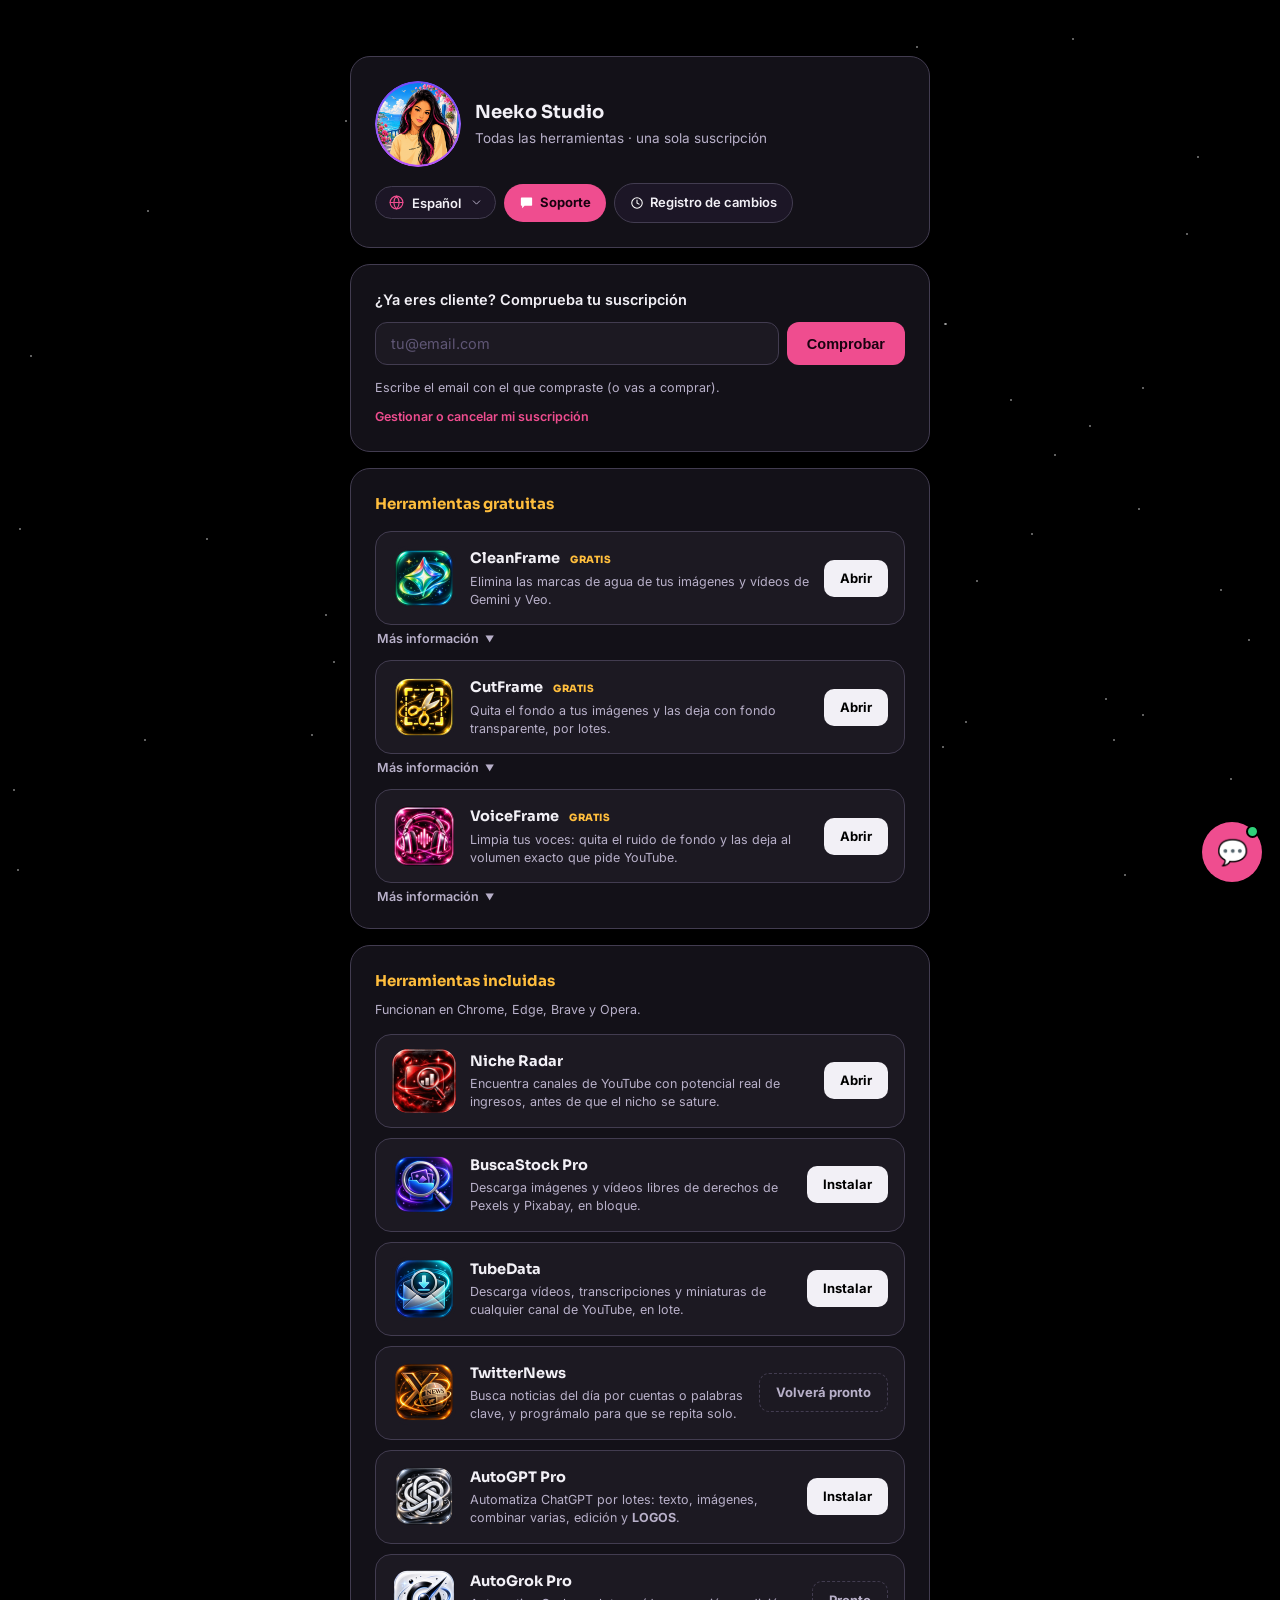
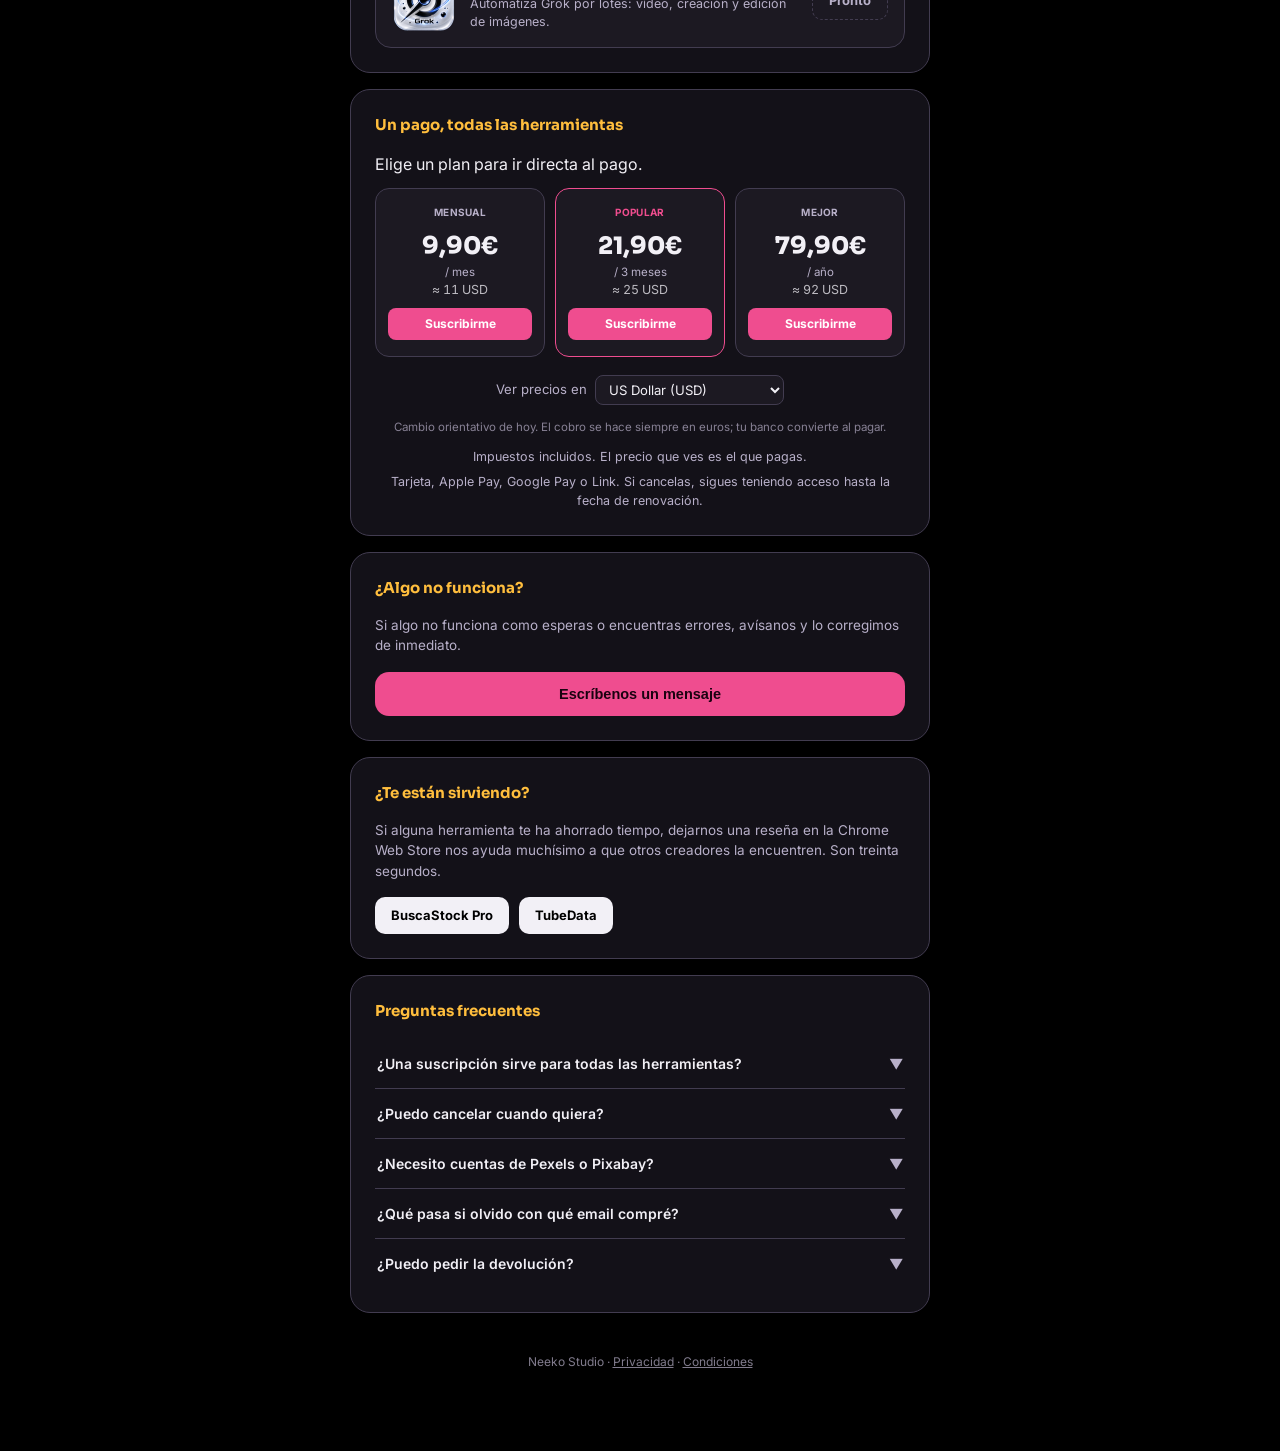
<file: index.html>
<!DOCTYPE html>
<!-- publicado: 2026-08-18 -->
<html lang="es">
<head>
<meta charset="UTF-8">
<meta name="viewport" content="width=device-width, initial-scale=1.0">
<title>Quitar marcas de agua, fondo y ruido de audio gratis | Neeko Studio</title>
<meta name="description" content="Herramientas gratis en tu navegador: quita marcas de agua de Gemini y Veo, borra el fondo de tus imágenes por lotes y limpia el ruido de tus audios. Y extensiones de Chrome para descargar de Pexels, Pixabay y YouTube en bloque y automatizar ChatGPT. Sin instalar nada.">
<link rel="canonical" href="https://neekostudio.app/">
<meta name="robots" content="index,follow,max-image-preview:large">
<meta property="og:type" content="website">
<meta property="og:site_name" content="Neeko Studio">
<meta property="og:url" content="https://neekostudio.app/">
<meta property="og:locale" content="es_ES">
<meta property="og:locale:alternate" content="en_US">
<meta property="og:title" content="Quitar marcas de agua, fondo y ruido de audio gratis | Neeko Studio">
<meta property="og:description" content="Herramientas gratis en el navegador para creadores de contenido: marcas de agua, fondos, audio, y descargas por lotes de Pexels, Pixabay y YouTube.">
<meta property="og:image" content="https://neekostudio.app/icons/favicon-180.png">
<meta name="twitter:card" content="summary">
<meta name="twitter:title" content="Quitar marcas de agua, fondo y ruido de audio gratis | Neeko Studio">
<meta name="twitter:description" content="Herramientas gratis en el navegador para creadores de contenido, sin instalar nada.">
<meta name="twitter:image" content="https://neekostudio.app/icons/favicon-180.png">
<link rel="icon" type="image/png" sizes="16x16" href="icons/favicon-16.png">
<link rel="icon" type="image/png" sizes="32x32" href="icons/favicon-32.png">
<link rel="icon" type="image/png" sizes="48x48" href="icons/favicon-48.png">
<link rel="apple-touch-icon" sizes="180x180" href="icons/favicon-180.png">
<link rel="preconnect" href="https://fonts.googleapis.com">
<link href="https://fonts.googleapis.com/css2?family=Sora:wght@500;600;700;800&family=Inter:wght@400;500;600;700&display=swap" rel="stylesheet">
<style>
  :root{
    --bg: #000000;
    --card: #131118;
    --card-border: #423c50;
    --surface: #1c1922;
    --text: #f2f0f6;
    --muted: #b8b0c9;
    --purple: #8b5cf6;
    --gold: #ffbe3d;
    --fuchsia: #ef4d8f;
    --fuchsia-dim: #260a17;
  }
  *{box-sizing:border-box; margin:0; padding:0;}
  html{scroll-behavior:smooth;}
  body{overflow-x:hidden;}
  body{
    background:var(--bg);
    color:var(--text);
    font-family:'Inter', sans-serif;
    line-height:1.5;
    -webkit-font-smoothing:antialiased;
    min-height:100vh;
    position:relative;
    overflow-x:hidden;
  }
  .stars{position:fixed; inset:0; z-index:0; pointer-events:none; overflow:hidden;}
  .stars span{
    position:absolute; width:2px; height:2px; border-radius:50%;
    background:#ffffff; opacity:0.5; animation:twinkle 4s ease-in-out infinite;
  }
  @keyframes twinkle{0%,100%{opacity:0.15;} 50%{opacity:0.75;}}
  .cursor-aura{
    position:fixed; top:0; left:0; width:420px; height:420px;
    border-radius:50%; pointer-events:none; z-index:0;
    background:radial-gradient(circle, rgba(167,107,250,0.16), rgba(255,63,160,0.06) 45%, transparent 70%);
    transform:translate(-50%,-50%); filter:blur(6px);
    transition:opacity .3s ease; opacity:0;
  }
  .cursor-aura.show{opacity:1;}

  .wrap{position:relative; z-index:1; max-width:620px; margin:0 auto; padding:56px 20px 80px;}
  .stack{display:flex; flex-direction:column; gap:16px;}
  .card{background:var(--card); border:1px solid var(--card-border); border-radius:20px; padding:24px;}

  /* Perfil */
  .profile{display:flex; align-items:center; justify-content:space-between; gap:16px; flex-wrap:wrap;}
  .profile-id{display:flex; align-items:center; gap:14px;}
  .avatar{
    width:86px; height:86px; flex-shrink:0; border-radius:50%; overflow:hidden;
    display:flex; align-items:center; justify-content:center;
  }
  .avatar img{width:100%; height:100%; object-fit:cover;}
  .profile-id h1{font-family:'Sora', sans-serif; font-size:18px; font-weight:700;}
  .profile-id p{color:var(--muted); font-size:13.5px; margin-top:2px;}
  .profile-actions{display:flex; align-items:center; gap:8px; flex-wrap:wrap;}
  .lang-select{
    display:inline-flex; align-items:center; gap:7px;
    background:#1c1626; border:1px solid var(--card-border); color:var(--text);
    padding:7px 12px; border-radius:100px; cursor:pointer;
    transition:border-color .15s;
  }
  .lang-select:hover, .lang-select:focus-within{border-color:var(--fuchsia);}
  .lang-select .globe{width:17px; height:17px; flex-shrink:0; color:var(--fuchsia);}
  .lang-select .caret{width:13px; height:13px; flex-shrink:0; color:var(--muted); pointer-events:none;}
  .lang-select select{
    appearance:none; -webkit-appearance:none;
    background:transparent; border:none; outline:none; color:inherit;
    font-family:'Inter', sans-serif; font-size:13px; font-weight:600;
    cursor:pointer; padding:0 2px 0 0;
  }
  /* La lista desplegada la pinta el sistema: hay que darle fondo propio o en
     algunos navegadores sale texto claro sobre fondo claro. */
  .lang-select select option{background:#1c1626; color:#f2f0f6;}
  .chip-btn{
    display:inline-flex; align-items:center; gap:6px;
    border:none; color:#22102e;
    font-size:13px; font-weight:700; padding:9px 15px; border-radius:100px;
    text-decoration:none; cursor:pointer; transition:filter .15s;
  }
  .chip-support{background:var(--fuchsia); color:#1a0210;}
  .chip-ghost{
    background:#1c1626; border:1px solid var(--card-border); color:var(--text); font-weight:600;
  }
  .chip-btn:hover{filter:brightness(1.08);}

  /* Comprobar suscripción */
  .check-card label{display:block; font-size:14.5px; color:var(--text); font-weight:600; margin-bottom:12px;}
  .check-card form{display:flex; gap:8px; flex-wrap:wrap;}
  .check-card input{min-width:0;}
  .check-card input{
    flex:1; background:var(--surface); border:1px solid var(--card-border); color:var(--text);
    font-family:'Inter', sans-serif; font-size:14.5px; padding:12px 15px; border-radius:12px;
    outline:none; transition:border-color .15s;
  }
  .check-card input:focus{border-color:var(--fuchsia);}
  .check-card input::placeholder{color:#5f5675;}
  .btn-check{
    background:var(--fuchsia); color:#1a0210; border:none;
    font-weight:700; font-size:14.5px; padding:12px 20px; border-radius:12px; cursor:pointer;
    transition:filter .15s, transform .15s; white-space:nowrap;
  }
  .btn-check:hover{filter:brightness(1.08);}
  .btn-check:active{transform:scale(0.98);}
  .readout{margin-top:16px; display:none; gap:10px; flex-wrap:wrap;}
  .readout.show{display:flex;}
  .pill{flex:1; min-width:110px; background:var(--surface); border-radius:12px; padding:11px 13px;}
  .pill .k{font-size:11px; color:var(--muted); text-transform:uppercase; letter-spacing:0.04em;}
  .pill .v{font-size:14.5px; font-weight:700; margin-top:3px;}
  .v.active{color:var(--text);}
  .v.inactive{color:var(--muted);}
  .dotmark{display:inline-block; width:6px; height:6px; border-radius:50%; background:var(--fuchsia); margin-right:6px;}
  .hint{color:var(--muted); font-size:12.5px; margin-top:14px;}
  .hint a{color:var(--fuchsia); text-decoration:none; font-weight:600;}
  .hint a:hover{text-decoration:underline;}

  .card-title{font-family:'Sora', sans-serif; font-size:15px; font-weight:700; color:var(--gold); margin-bottom:16px;}
  .rev-botones{display:flex; flex-wrap:wrap; gap:10px; margin-top:14px;}

  /* Lista extensiones */
  /* grid con filas iguales: todas las tarjetas miden lo mismo */
  .ext-list{display:grid; grid-auto-rows:1fr; gap:10px;}
  .ext-row{
    display:flex; align-items:center; gap:14px;
    background:var(--surface); border:1px solid var(--card-border); border-radius:16px; padding:14px 16px;
  }
  .ext-icon{width:64px; height:64px; border-radius:16px; flex-shrink:0; overflow:hidden; background:var(--surface);}
  .ext-icon img{width:100%; height:100%; object-fit:cover; display:block;}
  .ext-info{flex:1; min-width:0;}
  .ext-info h3{font-family:'Sora', sans-serif; font-size:14.5px; font-weight:700;}
  .ext-info p{color:var(--muted); font-size:12.5px; margin-top:3px; line-height:1.4;}
  .ext-cta{
    flex-shrink:0; background:var(--text); color:var(--bg);
    font-size:13px; font-weight:700; padding:9px 16px; border-radius:10px;
    text-decoration:none; white-space:nowrap; transition:opacity .15s;
  }
    .ext-cta:hover{opacity:0.85;}
  .ext-cta.soon{background:transparent; color:var(--muted); border:1px dashed var(--card-border);}

  /* CleanFrame: desplegable "Mas informacion" (reusa la mecanica del FAQ) */
  .tool-more{
    display:flex; align-items:center; gap:6px;
    background:none; border:none; padding:6px 2px 0; cursor:pointer;
    color:var(--muted); font-family:'Inter', sans-serif; font-size:12.5px; font-weight:600;
  }
  .tool-more:hover{color:var(--text);}
  .tool-more .arrow{transition:transform .2s; font-size:9px;}
  .tool-more[aria-expanded="true"] .arrow{transform:rotate(180deg);}
  .tool-panel{max-height:0; overflow:hidden; transition:max-height .28s ease;}
  .tool-panel.open{max-height:520px;}
  .tool-panel p{color:var(--muted); font-size:12.5px; line-height:1.55; padding:12px 2px 0;}
  .tool-panel ul{list-style:none; margin:10px 0 4px; display:flex; flex-direction:column; gap:6px;}
  .tool-panel li{color:var(--muted); font-size:12.5px; line-height:1.45; padding-left:14px; position:relative;}
  .tool-panel li::before{
    content:''; position:absolute; left:0; top:7px;
    width:5px; height:5px; border-radius:50%; background:var(--gold);
  }
  .tool-panel b{color:var(--text); font-weight:700;}
  .tag-free{
    display:inline-block; margin-left:7px; vertical-align:middle;
    color:var(--gold); font-size:10px; font-weight:800; letter-spacing:0.05em;
  }

  /* Precios */
  .plans-row{display:flex; gap:10px; margin-bottom:18px;}
  .plan{flex:1; background:var(--surface); border:1px solid var(--card-border); border-radius:14px; padding:16px 12px; text-align:center; transition:border-color .2s, transform .1s; cursor:pointer; display:block; text-decoration:none; color:inherit;}
  .plan:hover{transform:translateY(-2px);}
  .plan:active{transform:scale(0.97);}
  .plan.featured{border-color:var(--fuchsia);}
  .plan .badge{font-size:10px; font-weight:700; color:var(--muted); letter-spacing:0.03em; display:block; margin-bottom:8px;}
  .plan.featured .badge{color:var(--fuchsia);}
  .plan .price{font-family:'Sora', sans-serif; font-size:24px; font-weight:800;}
  .plan .per{color:var(--muted); font-size:11.5px;}
  .plan-cta{margin-top:10px; background:var(--fuchsia); color:#fff; font-size:12px; font-weight:700; padding:7px 0; border-radius:8px; transition:opacity .15s;}
  .plan:hover .plan-cta{opacity:0.85;}
  .btn-primary{
    display:block; text-align:center; background:var(--fuchsia); color:#1a0210;
    font-weight:700; font-size:15px; padding:14px; border-radius:14px; text-decoration:none; transition:filter .15s;
  }
  .btn-primary:hover{filter:brightness(1.08);}

  /* Contacto */
  .support-text{color:var(--muted); font-size:13.5px; margin-bottom:16px; line-height:1.5;}
  .btn-contact{
    display:flex; align-items:center; justify-content:center; gap:8px; width:100%;
    background:var(--fuchsia); color:#1a0210; border:none;
    font-size:14.5px; font-weight:700; padding:14px; border-radius:14px; cursor:pointer; transition:filter .15s;
  }
  .btn-contact:hover{filter:brightness(1.08);}

  /* Modal de contacto */
  .modal-overlay{
    display:none; position:fixed; inset:0; background:rgba(10,8,14,0.75); z-index:10;
    align-items:center; justify-content:center; padding:20px;
  }
  .modal-overlay.show{display:flex;}
  .modal{
    background:var(--card); border:1px solid var(--card-border); border-radius:20px;
    padding:26px; max-width:420px; width:100%;
  }
  .modal h3{font-family:'Sora', sans-serif; font-size:17px; margin-bottom:6px;}
  .modal p{color:var(--muted); font-size:13px; margin-bottom:18px;}
  .modal input, .modal textarea{
    width:100%; background:var(--surface); border:1px solid var(--card-border); color:var(--text);
    font-family:'Inter', sans-serif; font-size:14px; padding:11px 13px; border-radius:10px;
    outline:none; margin-bottom:10px; resize:vertical;
  }
  .modal input:focus, .modal textarea:focus{border-color:var(--fuchsia);}
  .modal-actions{display:flex; gap:8px; margin-top:6px;}
  .modal-actions button{flex:1; padding:11px; border-radius:10px; font-weight:700; font-size:13.5px; cursor:pointer; border:none;}
  .modal-cancel{background:#1c1626; color:var(--text);}
  .modal-send{background:var(--fuchsia); color:#1a0210;}

  /* Registro de cambios */
  .chg-modal{
    background:var(--card); border:1px solid var(--card-border); border-radius:22px;
    width:100%; max-width:520px; max-height:86vh; display:flex; flex-direction:column;
    overflow:hidden; box-shadow:0 24px 60px rgba(0,0,0,0.65);
  }
  .chg-head{display:flex; align-items:flex-start; gap:14px; padding:22px 22px 0;}
  .chg-icon{
    width:54px; height:54px; border-radius:16px; flex:none;
    background:linear-gradient(135deg, var(--purple), var(--fuchsia));
    display:flex; align-items:center; justify-content:center;
  }
  .chg-head h3{font-family:'Sora', sans-serif; font-size:19px; line-height:1.3; padding-top:4px;}
  .chg-head h3::after{
    content:''; display:block; width:46px; height:3px; border-radius:3px; margin-top:8px;
    background:linear-gradient(90deg, var(--purple), var(--fuchsia));
  }
  .chg-close{
    margin-left:auto; background:none; border:none; cursor:pointer; color:var(--muted);
    padding:4px; line-height:0; border-radius:8px; transition:color .15s;
  }
  .chg-close:hover{color:var(--text);}
  .chg-intro{color:var(--muted); font-size:13px; padding:16px 22px 0;}
  .chg-body{overflow-y:auto; padding:14px 22px 4px;}
  .chg-body::-webkit-scrollbar{width:8px;}
  .chg-body::-webkit-scrollbar-thumb{background:var(--card-border); border-radius:100px;}
  .chg-entry + .chg-entry{margin-top:18px;}
  .chg-bar{
    display:flex; align-items:center; gap:10px; flex-wrap:wrap;
    background:var(--surface); border:1px solid var(--card-border);
    border-radius:12px; padding:10px 13px;
  }
  .chg-entry.is-latest .chg-bar{border-color:var(--purple); background:rgba(139,92,246,0.14);}
  .chg-date{
    font-family:'Sora', sans-serif; font-size:13px; font-weight:700;
    letter-spacing:.04em; text-transform:uppercase; color:var(--gold);
  }
  .chg-entry.is-latest .chg-date{color:#d9c6ff;}
  .chg-tag{
    margin-left:auto; display:inline-flex; align-items:center; gap:6px;
    background:var(--purple); color:#14061f; font-size:10.5px; font-weight:800;
    letter-spacing:.06em; text-transform:uppercase; padding:5px 11px; border-radius:100px;
  }
  .chg-tag::before{content:''; width:6px; height:6px; border-radius:50%; background:#14061f;}
  .chg-items{list-style:none; margin:12px 0 0; padding:0 4px 0 13px;}
  .chg-items li{position:relative; padding-left:16px; color:var(--muted); font-size:13px; line-height:1.6;}
  .chg-items li + li{margin-top:9px;}
  .chg-items li::before{
    content:''; position:absolute; left:0; top:8px; width:5px; height:5px;
    border-radius:1px; background:var(--fuchsia);
  }
  .chg-items b{color:var(--text);}
  .chg-foot{padding:16px 22px 22px;}
  .chg-ok{
    width:100%; border:none; cursor:pointer; border-radius:100px; padding:13px;
    font-family:'Sora', sans-serif; font-weight:700; font-size:14px; color:#12061c;
    background:linear-gradient(90deg, var(--purple), var(--fuchsia)); transition:filter .15s;
  }
  .chg-ok:hover{filter:brightness(1.08);}

  /* FAQ */
  .faq-item{border-bottom:1px solid var(--card-border);}
  .faq-item:last-child{border-bottom:none;}
  .faq-q{
    display:flex; align-items:center; justify-content:space-between; gap:10px;
    padding:14px 2px; cursor:pointer; font-size:14px; font-weight:600;
  }
  .faq-q .arrow{transition:transform .2s; color:var(--muted); flex-shrink:0;}
  .faq-item.open .faq-q .arrow{transform:rotate(180deg);}
  .faq-a{max-height:0; overflow:hidden; transition:max-height .25s ease;}
  .faq-item.open .faq-a{max-height:200px;}
  .faq-a p{color:var(--muted); font-size:13px; padding:0 2px 14px; line-height:1.55;}

  .pago-ok{display:none; background:rgba(47,210,122,.08); border:1px solid #2fd27a; border-radius:12px; padding:13px 15px; margin-bottom:14px; font-size:14px; line-height:1.5;}
.pago-ok b{display:block; color:#2fd27a; font-size:15px; margin-bottom:6px;}
.pago-ok code{display:inline-block; background:var(--surface); border:1px solid var(--card-border); border-radius:7px; padding:3px 9px; margin:4px 0 7px; font-size:14px; color:var(--text); word-break:break-all;}
.pago-ok span{display:block; color:var(--muted);}
footer{text-align:center; color:var(--muted); font-size:12px; margin-top:24px; opacity:0.7;}
footer a{color:var(--muted); text-decoration:underline;}
footer a:hover{color:var(--fuchsia);}
</style>
<script type="application/ld+json">
{"@context":"https://schema.org","@graph":[
{"@type":"Organization","@id":"https://neekostudio.app/#org","name":"Neeko Studio","url":"https://neekostudio.app/","logo":"https://neekostudio.app/icons/favicon-180.png","description":"Herramientas en el navegador y extensiones de Chrome para creadores de contenido."},
{"@type":"WebSite","@id":"https://neekostudio.app/#web","url":"https://neekostudio.app/","name":"Neeko Studio","inLanguage":["es","en"],"publisher":{"@id":"https://neekostudio.app/#org"}},
{"@type":"SoftwareApplication","name":"CleanFrame","applicationCategory":"MultimediaApplication","operatingSystem":"Chrome, Edge","url":"https://neekostudio.app/#cleanframe","description":"Elimina las marcas de agua de las imagenes y videos de Gemini y Veo, dentro del navegador.","publisher":{"@id":"https://neekostudio.app/#org"},"offers":{"@type":"Offer","price":"0","priceCurrency":"EUR"}},
{"@type":"SoftwareApplication","name":"CutFrame","applicationCategory":"MultimediaApplication","operatingSystem":"Chrome, Edge","url":"https://neekostudio.app/#cleanframe","description":"Quita el fondo a las imagenes y las deja con fondo transparente, por lotes.","publisher":{"@id":"https://neekostudio.app/#org"},"offers":{"@type":"Offer","price":"0","priceCurrency":"EUR"}},
{"@type":"SoftwareApplication","name":"VoiceFrame","applicationCategory":"MultimediaApplication","operatingSystem":"Chrome, Edge","url":"https://neekostudio.app/#cleanframe","description":"Limpia el ruido de fondo de los audios y los deja al volumen que pide cada plataforma.","publisher":{"@id":"https://neekostudio.app/#org"},"offers":{"@type":"Offer","price":"0","priceCurrency":"EUR"}},
{"@type":"SoftwareApplication","name":"BuscaStock Pro","applicationCategory":"BrowserApplication","operatingSystem":"Chrome, Edge, Brave, Opera","url":"https://chromewebstore.google.com/detail/buscastock-pro/gnmdldpekhflgognolodoohggooioffg","description":"Descarga imagenes y videos libres de derechos de Pexels y Pixabay, en bloque.","publisher":{"@id":"https://neekostudio.app/#org"},"offers":{"@type":"Offer","price":"9.90","priceCurrency":"EUR"}},
{"@type":"SoftwareApplication","name":"TubeData","applicationCategory":"BrowserApplication","operatingSystem":"Chrome, Edge, Brave, Opera","url":"https://chromewebstore.google.com/detail/tubedata/cbbcjbnppmjkpifbjlgbnfkbbpmbhdbl","description":"Descarga miniaturas, tags, descripciones y transcripciones de cualquier canal de YouTube, en lote.","publisher":{"@id":"https://neekostudio.app/#org"},"offers":{"@type":"Offer","price":"9.90","priceCurrency":"EUR"}}
]}
</script>
</head>
<body>

<div class="stars" id="stars"></div>
<div class="cursor-aura" id="cursorAura"></div>

<div class="wrap">
  <div class="stack">

    <!-- Perfil -->
    <div class="card profile">
      <div class="profile-id">
        <div class="avatar">
          <img src="icons/perfil.png" alt="Neeko Studio">
        </div>
        <div>
          <h1>Neeko Studio</h1>
          <p data-i18n="brand_sub">Todas las herramientas &middot; una sola suscripción</p>
        </div>
      </div>
      <div class="profile-actions">
        <label class="lang-select" title="Idioma / Language">
          <svg class="globe" viewBox="0 0 24 24" fill="none" aria-hidden="true">
            <circle cx="12" cy="12" r="9" stroke="currentColor" stroke-width="1.6"/>
            <path d="M3 12h18M12 3c2.5 2.6 3.8 5.7 3.8 9S14.5 18.4 12 21c-2.5-2.6-3.8-5.7-3.8-9S9.5 5.6 12 3Z"
                  stroke="currentColor" stroke-width="1.6" stroke-linecap="round" stroke-linejoin="round"/>
          </svg>
          <select id="langSelect" aria-label="Idioma / Language">
            <option value="es">Español</option>
            <option value="en">English</option>
          </select>
          <svg class="caret" viewBox="0 0 24 24" fill="none" aria-hidden="true">
            <path d="m6 9 6 6 6-6" stroke="currentColor" stroke-width="1.8"
                  stroke-linecap="round" stroke-linejoin="round"/>
          </svg>
        </label>
        <a class="chip-btn chip-support" href="#" id="supportBtn">
          <svg viewBox="0 0 24 24" fill="none" xmlns="http://www.w3.org/2000/svg" width="15" height="15"><path d="M4 4h16a1 1 0 0 1 1 1v11a1 1 0 0 1-1 1H9l-4 4v-4H4a1 1 0 0 1-1-1V5a1 1 0 0 1 1-1z" fill="white"/></svg>
          <span data-i18n="support_btn">Soporte</span>
        </a>
        <a class="chip-btn chip-ghost" href="#" id="changelogBtn">
          <svg viewBox="0 0 24 24" fill="none" xmlns="http://www.w3.org/2000/svg" width="14" height="14"><circle cx="12" cy="12" r="9" stroke="white" stroke-width="1.8"/><path d="M12 7v5l3.5 2" stroke="white" stroke-width="1.8" stroke-linecap="round" stroke-linejoin="round"/></svg>
          <span data-i18n="changelog_btn">Registro de cambios</span>
        </a>
      </div>
    </div>

    <!-- Comprobar suscripción -->
    <div class="card check-card">
      <div class="pago-ok" id="pagoOk">
        <b data-i18n="pago_ok_titulo">&iexcl;Listo! Tu suscripci&oacute;n ya est&aacute; activa</b>
        <code id="pagoOkEmail"></code>
        <span data-i18n="pago_ok_texto">Escribe este mismo correo en tus herramientas para desbloquearlas. Si no es el que esperabas, es el que ha usado tu m&eacute;todo de pago: puedes cambiarlo desde tu p&aacute;gina de suscripci&oacute;n.</span>
      </div>
      <label data-i18n="check_label">¿Ya eres cliente? Comprueba tu suscripción</label>
      <form id="checkForm">
        <input type="email" id="emailInput" placeholder="tu@email.com" required>
        <button type="submit" class="btn-check" id="checkBtn" data-i18n="check_btn">Comprobar</button>
      </form>
      <div class="readout" id="readout">
        <div class="pill"><div class="k" data-i18n="r_estado">Estado</div><div class="v" id="rEstado">&mdash;</div></div>
        <div class="pill"><div class="k" data-i18n="r_plan">Plan</div><div class="v" id="rPlan" style="color:var(--text)">&mdash;</div></div>
        <div class="pill"><div class="k" data-i18n="r_renueva">Renueva</div><div class="v" id="rRenueva" style="color:var(--text); font-size:13px;">&mdash;</div></div>
      </div>
      <p class="hint" id="hint" data-i18n="check_hint">Escribe el email con el que compraste (o vas a comprar).</p>
      <p class="hint" style="margin-top:10px;"><a href="https://billing.stripe.com/p/login/00wfZggwE43t9W80ZUf7i00" target="_blank" rel="noopener" data-i18n="cancel_link">Gestionar o cancelar mi suscripción</a></p>
    </div>

    <!-- CleanFrame -->
    <div class="card" id="cleanframe">
      <div class="card-title" data-i18n="tool_title">Herramientas gratuitas</div>
      <div class="ext-list">

        <div class="ext-row">
          <div class="ext-icon">
            <img src="icons/cleanframe.png" alt="CleanFrame">
          </div>
          <div class="ext-info">
            <h3>CleanFrame <span class="tag-free" data-i18n="tool_badge">GRATIS</span></h3>
            <p data-i18n="tool_desc_short">Elimina las marcas de agua de tus imágenes y vídeos de Gemini y Veo.</p>
          </div>
          <a class="ext-cta" href="cleanframe/" target="_blank" rel="noopener" data-i18n="tool_open">Abrir</a>
        </div>

      </div>

      <button class="tool-more" id="toolMore" type="button" aria-expanded="false" aria-controls="toolPanel">
        <span data-i18n="tool_more">Más información</span><span class="arrow">&#9660;</span>
      </button>
      <div class="tool-panel" id="toolPanel">
        <p data-i18n="tool_desc_long">Arrastra tus archivos y CleanFrame detecta solo dónde está la marca y la borra reconstruyendo lo que había debajo. No la tapa ni la difumina: invierte la mezcla con la que se aplicó, así que solo se toca esa zona. Puedes soltar varios archivos a la vez, comparar el antes y el después con un deslizador y descargarlos uno a uno o todos juntos en un ZIP.</p>
        <ul>
          <li data-i18n="tool_f1"><b>Imágenes y vídeos</b> — PNG, JPG, WEBP, MP4, WEBM y MOV</li>
          <li data-i18n="tool_f2"><b>Mantiene el formato</b> — misma resolución, mismos FPS y el audio original del archivo</li>
          <li data-i18n="tool_f3"><b>Por lotes</b> — varios archivos a la vez y descarga en ZIP</li>
          <li data-i18n="tool_f4"><b>100% privado</b> — se procesa en tu navegador, no se sube nada</li>
          <li data-i18n="tool_f5"><b>Puede quedar un rastro leve</b> — en fondos oscuros o muy detallados a veces se nota una marca tenue donde estaba el logo. Compara el antes y el después antes de descargar.</li>
          <li data-i18n="tool_f6">No hace falta instalar nada ni registrarse. Chrome y Edge de escritorio.</li>
        </ul>
      </div>
      <div class="ext-list" style="margin-top:14px">

        <div class="ext-row">
          <div class="ext-icon">
            <img src="icons/cutframe.png" alt="CutFrame">
          </div>
          <div class="ext-info">
            <h3>CutFrame <span class="tag-free" data-i18n="tool_badge">GRATIS</span></h3>
            <p data-i18n="cut_desc_short">Quita el fondo a tus im&aacute;genes y las deja con fondo transparente, por lotes.</p>
          </div>
          <a class="ext-cta" href="cutframe/" target="_blank" rel="noopener" data-i18n="tool_open">Abrir</a>
        </div>


      </div>

      <button class="tool-more" id="cutMore" type="button" aria-expanded="false" aria-controls="cutPanel">
        <span data-i18n="tool_more">M&aacute;s informaci&oacute;n</span><span class="arrow">&#9660;</span>
      </button>
      <div class="tool-panel" id="cutPanel">
        <p data-i18n="cut_desc_long">Arrastra tus fotos, o una carpeta entera, y CutFrame separa el objeto del fondo y te lo devuelve con fondo transparente. Puedes soltar tantas im&aacute;genes como quieras, comparar el antes y el despu&eacute;s con un deslizador y guardarlas directamente en una carpeta de tu ordenador, sueltas, sin tener que descomprimir nada.</p>
        <ul>
          <li data-i18n="cut_f1"><b>Im&aacute;genes</b> &mdash; PNG, JPG, WEBP, AVIF, BMP y GIF</li>
          <li data-i18n="cut_f2"><b>Fondo transparente o de color</b> &mdash; salida en PNG o WEBP, al tama&ntilde;o original</li>
          <li data-i18n="cut_f3"><b>Por lotes, sin l&iacute;mite de cantidad</b> &mdash; guarda en una carpeta de tu disco o descarga un ZIP</li>
          <li data-i18n="cut_f4"><b>100% privado</b> &mdash; se procesa en tu navegador, no se sube nada</li>
          <li data-i18n="cut_f5"><b>No es un recorte perfecto</b> &mdash; el pelo suelto, el humo, el cristal y los fondos del mismo color que el objeto salen con el borde imperfecto. Compara el antes y el despu&eacute;s antes de descargar, y usa los ajustes del borde si hace falta.</li>
          <li data-i18n="cut_f6"><b>Va a la velocidad de tu ordenador</b> &mdash; la primera vez carga 44&nbsp;MB y luego tarda unos segundos por imagen. En equipos m&aacute;s justos elige sola una versi&oacute;n ligera. No hace falta instalar nada ni registrarse.</li>
        </ul>
      </div>

      <div class="ext-list" style="margin-top:14px">

        <div class="ext-row">
          <div class="ext-icon">
            <img src="icons/voiceframe.png" alt="VoiceFrame">
          </div>
          <div class="ext-info">
            <h3>VoiceFrame <span class="tag-free" data-i18n="tool_badge">GRATIS</span></h3>
            <p data-i18n="voz_desc_short">Limpia tus voces: quita el ruido de fondo y las deja al volumen exacto que pide YouTube.</p>
          </div>
          <a class="ext-cta" href="voiceframe/" target="_blank" rel="noopener" data-i18n="tool_open">Abrir</a>
        </div>

      </div>

      <button class="tool-more" id="vozMore" type="button" aria-expanded="false" aria-controls="vozPanel">
        <span data-i18n="tool_more">M&aacute;s informaci&oacute;n</span><span class="arrow">&#9660;</span>
      </button>
      <div class="tool-panel" id="vozPanel">
        <p data-i18n="voz_desc_long">Arrastra tus audios y VoiceFrame les quita el ruido de fondo, iguala lo fuerte y lo flojo, y los deja al volumen exacto que pide cada plataforma. Puedes escuchar el antes y el despu&eacute;s uno al lado del otro antes de descargar.</p>
        <ul>
          <li data-i18n="voz_f1"><b>Audio</b> &mdash; MP3, WAV, M4A, OGG, FLAC y WEBM. Sale en MP3 o WAV.</li>
          <li data-i18n="voz_f2"><b>Volumen listo para publicar</b> &mdash; deja el audio a &minus;14&nbsp;LUFS para YouTube, &minus;16 para p&oacute;dcast o &minus;13 para redes, medido seg&uacute;n la norma que usan las propias plataformas.</li>
          <li data-i18n="voz_f3"><b>La ecualizaci&oacute;n est&aacute; medida, no puesta a ojo</b> &mdash; la curva se calcul&oacute; comparando el espectro contra Adobe Podcast banda a banda.</li>
          <li data-i18n="voz_f4"><b>100% privado</b> &mdash; se procesa en tu navegador, no se sube nada.</li>
          <li data-i18n="voz_f5"><b>No hace milagros</b> &mdash; quita el ruido constante del fondo, pero no el eco de una habitaci&oacute;n vac&iacute;a ni arregla una toma saturada.</li>
          <li data-i18n="voz_f6"><b>Por lotes</b> &mdash; varios audios seguidos y descarga en ZIP. No hace falta instalar nada ni registrarse.</li>
        </ul>
      </div>
    </div>

    <!-- Lista de extensiones -->
    <div class="card">
      <div class="card-title" data-i18n="ext_title">Herramientas incluidas</div>
      <p class="desc" data-i18n="ext_browsers" style="color:var(--muted); font-size:12.5px; margin:-8px 0 14px;">Funcionan en Chrome, Edge, Brave y Opera.</p>
      <div class="ext-list">

        <div class="ext-row">
          <div class="ext-icon i6">
            <img src="icons/nicheradar.png" alt="Niche Radar">
          </div>
          <div class="ext-info">
            <h3>Niche Radar</h3>
            <p data-i18n="ext6_desc">Encuentra canales de YouTube con potencial real de ingresos, antes de que el nicho se sature.</p>
          </div>
          <a class="ext-cta" href="niche-radar/app.html" target="_blank" rel="noopener" data-i18n="tool_open">Abrir</a>
        </div>

        <div class="ext-row">
          <div class="ext-icon i1">
            <img src="icons/buscastock.png" alt="BuscaStock Pro">
          </div>
          <div class="ext-info">
            <h3>BuscaStock Pro</h3>
            <p data-i18n="ext1_desc">Descarga imágenes y vídeos libres de derechos de Pexels y Pixabay, en bloque.</p>
          </div>
          <a class="ext-cta" href="https://chromewebstore.google.com/detail/buscastock-pro/gnmdldpekhflgognolodoohggooioffg" target="_blank" rel="noopener" data-i18n="install">Instalar</a>
        </div>

        <div class="ext-row">
          <div class="ext-icon i2">
            <img src="icons/tubedata.png" alt="TubeData">
          </div>
          <div class="ext-info">
            <h3>TubeData</h3>
            <p data-i18n="ext2_desc">Descarga vídeos, transcripciones y miniaturas de cualquier canal de YouTube, en lote.</p>
          </div>
          <a class="ext-cta" href="https://chromewebstore.google.com/detail/tubedata/cbbcjbnppmjkpifbjlgbnfkbbpmbhdbl" target="_blank" rel="noopener" data-i18n="install">Instalar</a>
        </div>

        <div class="ext-row">
          <div class="ext-icon i3">
            <img src="icons/twitternews.png" alt="TwitterNews">
          </div>
          <div class="ext-info">
            <h3>TwitterNews</h3>
            <p data-i18n="ext3_desc">Busca noticias del día por cuentas o palabras clave, y prográmalo para que se repita solo.</p>
          </div>
          <span class="ext-cta soon" data-i18n="back_soon">Volver&aacute; pronto</span>
        </div>

        <div class="ext-row">
          <div class="ext-icon i4">
            <img src="icons/autogptpro.png" alt="AutoGPT Pro">
          </div>
          <div class="ext-info">
            <h3>AutoGPT Pro</h3>
            <p data-i18n="ext4_desc">Automatiza ChatGPT por lotes: texto, imágenes, combinar varias, edición y <b>LOGOS</b>.</p>
          </div>
          <a class="ext-cta" href="https://chromewebstore.google.com/detail/autogpt-pro-prompts-en-lo/laekleecokjccoaomlioegfaoehehknm" target="_blank" rel="noopener" data-i18n="install">Instalar</a>
        </div>

        <div class="ext-row">
          <div class="ext-icon i5">
            <img src="icons/autogrokpro.png" alt="AutoGrok Pro">
          </div>
          <div class="ext-info">
            <h3>AutoGrok Pro</h3>
            <p data-i18n="ext5_desc">Automatiza Grok por lotes: vídeo, creación y edición de imágenes.</p>
          </div>
          <span class="ext-cta soon" data-i18n="soon">Pronto</span>
        </div>

      </div>
    </div>

    <!-- Precios -->
    <div class="card" id="precios">
      <div class="card-title" data-i18n="pricing_title">Un pago, todas las herramientas</div>
      <p class="desc" data-i18n="pricing_desc" style="margin-bottom:12px;">Elige un plan para ir directa al pago.</p>
      <div class="plans-row" id="plansRow">
        <a class="plan" data-plan="monthly" data-stripe="mensual" href="#precios">
          <span class="badge" data-i18n="plan_monthly">MENSUAL</span>
          <div class="price">9,90&euro;</div>
          <div class="per" data-i18n="per_month">/ mes</div>
          <div class="plan-cta" data-i18n="subscribe_btn">Suscribirme</div>
        </a>
        <a class="plan featured" data-plan="quarterly" data-stripe="trimestral" href="#precios">
          <span class="badge" data-i18n="plan_popular">POPULAR</span>
          <div class="price">21,90&euro;</div>
          <div class="per" data-i18n="per_3months">/ 3 meses</div>
          <div class="plan-cta" data-i18n="subscribe_btn">Suscribirme</div>
        </a>
        <a class="plan" data-plan="yearly" data-stripe="anual" href="#precios">
          <span class="badge" data-i18n="plan_best">MEJOR</span>
          <div class="price">79,90&euro;</div>
          <div class="per" data-i18n="per_year">/ año</div>
          <div class="plan-cta" data-i18n="subscribe_btn">Suscribirme</div>
        </a>
      </div>
      <p class="hint" style="margin-top:12px; text-align:center;" data-i18n="tax_note">Impuestos incluidos. El precio que ves es el que pagas.</p>
      <p class="hint" style="margin-top:6px; text-align:center;" data-i18n="pay_methods">Tarjeta, Apple&nbsp;Pay o Google&nbsp;Pay. Si cancelas, sigues teniendo acceso hasta la fecha de renovaci&oacute;n.</p>
      <p class="hint" id="pagoError" style="margin-top:10px; text-align:center; color:var(--fuchsia); display:none;"></p>
    </div>

    <!-- Contacto -->
    <div class="card">
      <div class="card-title" data-i18n="contact_title">¿Algo no funciona?</div>
      <p class="support-text" data-i18n="contact_text">Si algo no funciona como esperas o encuentras errores, avísanos y lo corregimos de inmediato.</p>
      <button class="btn-contact" id="openContact" data-i18n="contact_btn">Escríbenos un mensaje</button>
    </div>

    <!-- Resenas -->
    <div class="card">
      <div class="card-title" data-i18n="rev_title">&iquest;Te est&aacute;n sirviendo?</div>
      <p class="support-text" data-i18n="rev_text">Si alguna herramienta te ha ahorrado tiempo, dejarnos una rese&ntilde;a en la Chrome Web Store nos ayuda much&iacute;simo a que otros creadores la encuentren. Son treinta segundos.</p>
      <div class="rev-botones">
        <a class="ext-cta" href="https://chromewebstore.google.com/detail/buscastock-pro/gnmdldpekhflgognolodoohggooioffg/reviews" target="_blank" rel="noopener">BuscaStock Pro</a>
        <a class="ext-cta" href="https://chromewebstore.google.com/detail/tubedata/cbbcjbnppmjkpifbjlgbnfkbbpmbhdbl/reviews" target="_blank" rel="noopener">TubeData</a>
      </div>
    </div>

    <!-- FAQ -->
    <div class="card">
      <div class="card-title" data-i18n="faq_title">Preguntas frecuentes</div>
      <div id="faqList"></div>
    </div>

    <footer data-i18n="footer_text">Neeko Studio &middot; <a href="privacidad.html">Privacidad</a> &middot; <a href="terminos.html">Condiciones</a></footer>

  </div>
</div>

<!-- Registro de cambios -->
<div class="modal-overlay" id="changelogModal">
  <div class="chg-modal" role="dialog" aria-modal="true" aria-labelledby="chgTitle">
    <div class="chg-head">
      <span class="chg-icon">
        <svg viewBox="0 0 24 24" fill="none" xmlns="http://www.w3.org/2000/svg" width="26" height="26">
          <circle cx="12" cy="12" r="8.4" stroke="#ffffff" stroke-width="1.9"/>
          <path d="M12 7.2v5l3.4 2" stroke="#ffffff" stroke-width="1.9" stroke-linecap="round" stroke-linejoin="round"/>
        </svg>
      </span>
      <h3 id="chgTitle" data-i18n="changelog_title">Registro de cambios</h3>
      <button class="chg-close" id="chgClose" aria-label="Cerrar">
        <svg viewBox="0 0 24 24" fill="none" xmlns="http://www.w3.org/2000/svg" width="20" height="20">
          <path d="M6 6l12 12M18 6L6 18" stroke="currentColor" stroke-width="2" stroke-linecap="round"/>
        </svg>
      </button>
    </div>
    <p class="chg-intro" data-i18n="changelog_intro">Todo lo que se ha a&ntilde;adido y mejorado, de lo m&aacute;s nuevo a lo m&aacute;s antiguo.</p>
    <div class="chg-body">
      <div class="chg-entry is-latest">
        <div class="chg-bar">
          <span class="chg-date" data-i18n="chg_1_date">Octubre 2026</span>
          <span class="chg-tag" data-i18n="chg_latest">M&aacute;s reciente</span>
        </div>
        <ul class="chg-items">
          <li data-i18n="chg_tn_text"><b>TwitterNews</b> se ha retirado temporalmente de la tienda por motivos internos. Volver&aacute; pronto.</li>
          <li data-i18n="chg_1_text">Nueva herramienta gratuita: <b>VoiceFrame</b>, que limpia el ruido de tus audios y les da sonido de podcast, sin salir del navegador.</li>
          <li data-i18n="chg_nr_text">Nueva herramienta de pago: Niche Radar, que encuentra canales de YouTube con potencial real de ingresos.</li>
        </ul>
      </div>
      <div class="chg-entry">
        <div class="chg-bar">
          <span class="chg-date" data-i18n="chg_2_date">Septiembre 2026</span>
        </div>
        <ul class="chg-items">
          <li data-i18n="chg_2_text">Nueva herramienta gratuita: <b>CutFrame</b>, que quita el fondo a las im&aacute;genes y las deja con fondo transparente, por lotes y dentro del navegador.</li>
        </ul>
      </div>
      <div class="chg-entry">
        <div class="chg-bar">
          <span class="chg-date" data-i18n="chg_3_date">Agosto 2026</span>
        </div>
        <ul class="chg-items">
          <li data-i18n="chg_3_text">Primera herramienta gratuita: <b>CleanFrame</b>, que elimina las marcas de agua de las im&aacute;genes y v&iacute;deos de Gemini y Veo.</li>
        </ul>
      </div>
    </div>
    <div class="chg-foot">
      <button class="chg-ok" id="chgOk" data-i18n="changelog_ok">&iexcl;Genial!</button>
    </div>
  </div>
</div>

<!-- Modal de contacto -->
<div class="modal-overlay" id="contactModal">
  <div class="modal">
    <h3 data-i18n="modal_title">Escríbenos un mensaje</h3>
    <p data-i18n="modal_sub">Lo leemos y te respondemos lo antes posible.</p>
    <input type="email" id="contactEmail" placeholder="tu@email.com" data-i18n-placeholder="modal_email_ph">
    <textarea id="contactMsg" rows="4" placeholder="Cuéntanos qué ha pasado..." data-i18n-placeholder="modal_msg_ph"></textarea>
    <p id="contactStatus" style="font-size:13px; margin:-2px 0 10px; min-height:16px;"></p>
    <div class="modal-actions">
      <button class="modal-cancel" id="cancelContact" data-i18n="modal_cancel">Cancelar</button>
      <button class="modal-send" id="sendContact" data-i18n="modal_send">Enviar</button>
    </div>
  </div>
</div>

<script>
  const starsEl = document.getElementById('stars');
  for (let i = 0; i < 60; i++) {
    const s = document.createElement('span');
    s.style.left = Math.random() * 100 + '%';
    s.style.top = Math.random() * 100 + '%';
    s.style.animationDelay = (Math.random() * 4) + 's';
    starsEl.appendChild(s);
  }

  const aura = document.getElementById('cursorAura');
  let auraX = window.innerWidth / 2, auraY = window.innerHeight / 2;
  let targetX = auraX, targetY = auraY;
  document.addEventListener('mousemove', (e) => {
    targetX = e.clientX; targetY = e.clientY;
    aura.classList.add('show');
  });
  document.addEventListener('mouseleave', () => aura.classList.remove('show'));
  function animateAura(){
    auraX += (targetX - auraX) * 0.12;
    auraY += (targetY - auraY) * 0.12;
    aura.style.left = auraX + 'px';
    aura.style.top = auraY + 'px';
    requestAnimationFrame(animateAura);
  }
  animateAura();

  /* Contacto: modal (pendiente conectar envio real) */
  const modal = document.getElementById('contactModal');
  document.getElementById('openContact').addEventListener('click', () => modal.classList.add('show'));
  document.getElementById('supportBtn').addEventListener('click', (e) => { e.preventDefault(); modal.classList.add('show'); });
  document.getElementById('cancelContact').addEventListener('click', () => modal.classList.remove('show'));

  // Registro de cambios
  const chgModal = document.getElementById('changelogModal');
  const closeChg = () => chgModal.classList.remove('show');
  document.getElementById('changelogBtn').addEventListener('click', (e) => {
    e.preventDefault();
    chgModal.classList.add('show');
  });
  document.getElementById('chgClose').addEventListener('click', closeChg);
  document.getElementById('chgOk').addEventListener('click', closeChg);
  chgModal.addEventListener('click', (e) => { if (e.target === chgModal) closeChg(); });
  document.addEventListener('keydown', (e) => {
    if (e.key === 'Escape' && chgModal.classList.contains('show')) closeChg();
  });

  const sendBtn = document.getElementById('sendContact');
  const statusEl = document.getElementById('contactStatus');
  sendBtn.addEventListener('click', async () => {
    const email = document.getElementById('contactEmail').value.trim();
    const msg = document.getElementById('contactMsg').value.trim();
    if (!email || !msg) {
      statusEl.textContent = 'Escribe tu email y tu mensaje antes de enviar.';
      statusEl.style.color = 'var(--fuchsia)';
      return;
    }
    sendBtn.disabled = true;
    const prevText = sendBtn.textContent;
    sendBtn.textContent = '...';
    statusEl.textContent = '';
    try {
      const fd = new FormData();
      fd.append('email', email);
      fd.append('message', msg);
      const res = await fetch('https://formspree.io/f/myegwgzg', {
        method: 'POST',
        headers: { 'Accept': 'application/json' },
        body: fd
      });
      if (res.ok) {
        statusEl.textContent = 'Mensaje enviado. Neeko Studio te responderá en cuanto pueda.';
        statusEl.style.color = 'var(--muted)';
        document.getElementById('contactEmail').value = '';
        document.getElementById('contactMsg').value = '';
        setTimeout(() => {
          modal.classList.remove('show');
          statusEl.textContent = '';
        }, 1800);
      } else {
        statusEl.textContent = 'No se pudo enviar. Inténtalo de nuevo en un momento.';
        statusEl.style.color = 'var(--fuchsia)';
      }
    } catch (err) {
      statusEl.textContent = 'No se pudo enviar. Revisa tu conexión e inténtalo de nuevo.';
      statusEl.style.color = 'var(--fuchsia)';
    } finally {
      sendBtn.disabled = false;
      sendBtn.textContent = prevText;
    }
  });

  /* FAQ */
  const faqData = [
    { q: 'faq_q1', a: 'faq_a1' },
    { q: 'faq_q2', a: 'faq_a2' },
    { q: 'faq_q3', a: 'faq_a3' },
    { q: 'faq_q4', a: 'faq_a4' },
  { q: 'faq_q5', a: 'faq_a5' },
  ];
  const faqList = document.getElementById('faqList');
  faqData.forEach((item, i) => {
    const div = document.createElement('div');
    div.className = 'faq-item';
    div.innerHTML = `
      <div class="faq-q"><span data-i18n="${item.q}"></span><span class="arrow">&#9660;</span></div>
      <div class="faq-a"><p data-i18n="${item.a}"></p></div>
    `;
    div.querySelector('.faq-q').addEventListener('click', () => div.classList.toggle('open'));
    faqList.appendChild(div);
  });

  /* Herramientas gratuitas: desplegables */
  [['toolMore','toolPanel'], ['cutMore','cutPanel'], ['vozMore','vozPanel']].forEach(function(ids){
    var moreBtn = document.getElementById(ids[0]);
    var panel = document.getElementById(ids[1]);
    if(!moreBtn || !panel) return;
    moreBtn.addEventListener('click', function(){
      var open = panel.classList.toggle('open');
      moreBtn.setAttribute('aria-expanded', open ? 'true' : 'false');
    });
  });

  /* Traducciones */
  const T = {
    es: {
            brand_sub: 'Todas las herramientas &middot; una sola suscripción',
      support_btn: 'Soporte',
      changelog_btn: 'Registro de cambios',
      changelog_title: 'Registro de cambios',
      changelog_intro: 'Todo lo que se ha añadido y mejorado, de lo más nuevo a lo más antiguo.',
      changelog_ok: '¡Genial!',
      chg_latest: 'Más reciente',
      chg_tn_text: '<b>TwitterNews</b> se ha retirado temporalmente de la tienda por motivos internos. Volverá pronto.',
      chg_1_date: 'Octubre 2026',
      chg_1_text: 'Nueva herramienta gratuita: <b>VoiceFrame</b>, que limpia el ruido de tus audios y les da sonido de podcast, sin salir del navegador.',
      chg_nr_text: 'Nueva herramienta de pago: <b>Niche Radar</b>, que encuentra canales de YouTube con potencial real de ingresos.',
      chg_2_text: 'Nueva herramienta gratuita: <b>CutFrame</b>, que quita el fondo a las imágenes y las deja con fondo transparente, por lotes y dentro del navegador.',
      chg_2_date: 'Septiembre 2026',
      chg_3_date: 'Agosto 2026',
      chg_3_text: 'Primera herramienta gratuita: <b>CleanFrame</b>, que elimina las marcas de agua de las imágenes y vídeos de Gemini y Veo.',
      check_label: '¿Ya eres cliente? Comprueba tu suscripción',
      check_btn: 'Comprobar',
      r_estado: 'Estado', r_plan: 'Plan', r_renueva: 'Renueva',
      check_hint: 'Escribe el email con el que compraste (o vas a comprar).',
      ext_title: 'Herramientas incluidas',
      ext1_desc: 'Descarga imágenes y vídeos libres de derechos de Pexels y Pixabay, en bloque.',
      ext2_desc: 'Descarga vídeos, transcripciones y miniaturas de cualquier canal de YouTube, en lote.',
      
      ext3_desc: 'Busca noticias del día por cuentas o palabras clave, y prográmalo para que se repita solo.',
      ext4_desc: 'Automatiza ChatGPT por lotes: texto, imágenes, combinar varias, edición y <b>LOGOS</b>.',
      ext5_desc: 'Automatiza Grok por lotes: vídeo, creación y edición de imágenes.',
      ext6_desc: 'Encuentra canales de YouTube con potencial real de ingresos, antes de que el nicho se sature.',
      soon: 'Pronto',
      back_soon: 'Volverá pronto',
      install: 'Instalar',
      ext_browsers: 'Funcionan en Chrome, Edge, Brave y Opera.',
      tool_title: 'Herramientas gratuitas',
      tool_badge: 'GRATIS',
      tool_open: 'Abrir',
      tool_more: 'Más información',
      tool_desc_short: 'Elimina las marcas de agua de tus imágenes y vídeos de Gemini y Veo.',
      tool_desc_long: 'Arrastra tus archivos y CleanFrame detecta solo dónde está la marca y la borra reconstruyendo lo que había debajo. No la tapa ni la difumina: invierte la mezcla con la que se aplicó, así que solo se toca esa zona. Puedes soltar varios archivos a la vez, comparar el antes y el después con un deslizador y descargarlos uno a uno o todos juntos en un ZIP.',
      tool_f1: '<b>Imágenes y vídeos</b> — PNG, JPG, WEBP, MP4, WEBM y MOV',
      tool_f2: '<b>Mantiene el formato</b> — misma resolución, mismos FPS y el audio original del archivo',
      tool_f3: '<b>Por lotes</b> — varios archivos a la vez y descarga en ZIP',
      tool_f4: '<b>100% privado</b> — se procesa en tu navegador, no se sube nada',
      tool_f5: '<b>Puede quedar un rastro leve</b> — en fondos oscuros o muy detallados a veces se nota una marca tenue donde estaba el logo. Compara el antes y el después antes de descargar.',
      tool_f6: 'No hace falta instalar nada ni registrarse. Chrome y Edge de escritorio.',
      cut_desc_short: 'Quita el fondo a tus imágenes y las deja con fondo transparente, por lotes.',
      voz_desc_short: 'Limpia tus voces: quita el ruido de fondo y las deja al volumen exacto que pide YouTube.',
      voz_desc_long: 'Arrastra tus audios y VoiceFrame les quita el ruido de fondo, iguala lo fuerte y lo flojo, y los deja al volumen exacto que pide cada plataforma. Puedes escuchar el antes y el después uno al lado del otro antes de descargar.',
      voz_f1: '<b>Audio</b> — MP3, WAV, M4A, OGG, FLAC y WEBM. Sale en MP3 o WAV.',
      voz_f2: '<b>Volumen listo para publicar</b> — deja el audio a −14 LUFS para YouTube, −16 para pódcast o −13 para redes, medido según la norma que usan las propias plataformas.',
      voz_f3: '<b>La ecualización está medida, no puesta a ojo</b> — la curva se calculó comparando el espectro contra Adobe Podcast banda a banda.',
      voz_f4: '<b>100% privado</b> — se procesa en tu navegador, no se sube nada.',
      voz_f5: '<b>No hace milagros</b> — quita el ruido constante del fondo, pero no el eco de una habitación vacía ni arregla una toma saturada.',
      voz_f6: '<b>Por lotes</b> — varios audios seguidos y descarga en ZIP. No hace falta instalar nada ni registrarse.',
      cut_desc_long: 'Arrastra tus fotos, o una carpeta entera, y CutFrame separa el objeto del fondo y te lo devuelve con fondo transparente. Puedes soltar tantas imágenes como quieras, comparar el antes y el después con un deslizador y guardarlas directamente en una carpeta de tu ordenador, sueltas, sin tener que descomprimir nada.',
      cut_f1: '<b>Imágenes</b> — PNG, JPG, WEBP, AVIF, BMP y GIF',
      cut_f2: '<b>Fondo transparente o de color</b> — salida en PNG o WEBP, al tamaño original',
      cut_f3: '<b>Por lotes, sin límite de cantidad</b> — guarda en una carpeta de tu disco o descarga un ZIP',
      cut_f4: '<b>100% privado</b> — se procesa en tu navegador, no se sube nada',
      cut_f5: '<b>No es un recorte perfecto</b> — el pelo suelto, el humo, el cristal y los fondos del mismo color que el objeto salen con el borde imperfecto. Compara el antes y el después antes de descargar, y usa los ajustes del borde si hace falta.',
      cut_f6: '<b>Va a la velocidad de tu ordenador</b> — la primera vez carga 44 MB y luego tarda unos segundos por imagen. En equipos más justos elige sola una versión ligera. No hace falta instalar nada ni registrarse.',
      pricing_title: 'Un pago, todas las herramientas',
      pricing_desc: 'Elige un plan para ir directa al pago.',
      plan_monthly: 'MENSUAL', plan_popular: 'POPULAR', plan_best: 'MEJOR',
      per_month: '/ mes', per_3months: '/ 3 meses', per_year: '/ año',
      subscribe_btn: 'Suscribirme',
      tax_note: 'Impuestos incluidos. El precio que ves es el que pagas.',
      pay_methods: 'Tarjeta, Apple&nbsp;Pay, Google&nbsp;Pay o Link. Si cancelas, sigues teniendo acceso hasta la fecha de renovación.',
      pago_ok_titulo: '¡Listo! Tu suscripción ya está activa',
      pago_ok_texto: 'Escribe este mismo correo en tus herramientas para desbloquearlas. Si no es el que esperabas, es el que ha usado tu método de pago: puedes cambiarlo desde tu página de suscripción.',
      pago_abriendo: 'Abriendo el pago seguro...',
      pago_error: 'No hemos podido abrir el pago. Inténtalo de nuevo en un momento o escríbenos y lo resolvemos.',
      contact_title: '¿Algo no funciona?',
      contact_text: 'Si algo no funciona como esperas o encuentras errores, avísanos y lo corregimos de inmediato.',
      contact_btn: 'Escríbenos un mensaje',
      faq_title: 'Preguntas frecuentes',
      rev_title: '¿Te están sirviendo?',
      rev_text: 'Si alguna herramienta te ha ahorrado tiempo, dejarnos una reseña en la Chrome Web Store nos ayuda muchísimo a que otros creadores la encuentren. Son treinta segundos.',
      chat_estado: 'Siempre disponible',
      chat_globo: '<b>¿Tienes alguna duda?</b>Escríbenos y te respondemos al momento, a cualquier hora.',
      chat_aviso: 'Asistente automático. Los cobros y las devoluciones los lleva una persona desde el formulario.',
      chat_placeholder: 'Escribe tu pregunta...',
      chat_enviar: 'Enviar',
      faq_q1: '¿Una suscripción sirve para todas las herramientas?',
      faq_a1: 'Sí. Con un solo pago y un solo email se activan todas las herramientas a la vez, incluidas las que se añadan más adelante.',
      cancel_link: 'Gestionar o cancelar mi suscripción',
      faq_q2: '¿Puedo cancelar cuando quiera?',
      faq_a2: 'Sí, no hay permanencia. Entras en <a href="https://billing.stripe.com/p/login/00wfZggwE43t9W80ZUf7i00" target="_blank" rel="noopener">tu página de suscripción</a> con tu email, cancelas y no se te vuelve a cobrar. <b>Conservas el acceso hasta la fecha de renovación</b>, así que no pierdes los días que ya has pagado. Desde ahí también puedes cambiar la tarjeta y ver tus facturas.',
      faq_q3: '¿Necesito cuentas de Pexels o Pixabay?',
      faq_a3: 'Solo para BuscaStock Pro, y son gratuitas: te llevamos paso a paso para crearlas la primera vez.',
      faq_q4: '¿Qué pasa si olvido con qué email compré?',
      faq_a4: 'Escríbenos un mensaje desde esta página y te lo confirmamos enseguida.',
      faq_q5: '¿Puedo pedir la devolución?',
      faq_a5: 'Sí, dentro de los 14 días siguientes a la compra. Escríbenos y lo gestionamos.',
      modal_title: 'Escríbenos un mensaje',
      modal_sub: 'Lo leemos y te respondemos lo antes posible.',
      modal_email_ph: 'tu@email.com',
      modal_msg_ph: 'Cuéntanos qué ha pasado...',
      modal_cancel: 'Cancelar',
      modal_send: 'Enviar',
      footer_text: 'Neeko Studio &middot; <a href="privacidad.html">Privacidad</a> &middot; <a href="terminos.html">Condiciones</a>',
    },
    en: {
            brand_sub: 'Every tool &middot; one subscription',
      support_btn: 'Support',
      changelog_btn: 'Changelog',
      changelog_title: 'Changelog',
      changelog_intro: 'Everything that has been added and improved, newest first.',
      changelog_ok: 'Great!',
      chg_latest: 'Latest',
      chg_tn_text: '<b>TwitterNews</b> has been temporarily removed from the store for internal reasons. It will be back soon.',
      chg_1_date: 'October 2026',
      chg_1_text: 'New free tool: <b>VoiceFrame</b>, which strips background noise from your audio and gives it podcast sound, without leaving your browser.',
      chg_nr_text: 'New paid tool: <b>Niche Radar</b>, which finds YouTube channels with real earning potential.',
      chg_2_text: 'New free tool: <b>CutFrame</b>, which removes the background from images and leaves them transparent, in batches and inside your browser.',
      chg_2_date: 'September 2026',
      chg_3_date: 'August 2026',
      chg_3_text: 'First free tool: <b>CleanFrame</b>, which removes the watermarks from Gemini and Veo images and videos.',
      check_label: 'Already a customer? Check your subscription',
      check_btn: 'Check',
      r_estado: 'Status', r_plan: 'Plan', r_renueva: 'Renews',
      check_hint: 'Type the email you purchased with (or plan to).',
      ext_title: 'Included tools',
      ext1_desc: 'Download royalty-free images and videos from Pexels and Pixabay, in bulk.',
      ext2_desc: 'Download videos, transcripts and thumbnails from any YouTube channel, in bulk.',
      
      ext3_desc: 'Search daily news by account or keyword, and schedule it to repeat on its own.',
      ext4_desc: 'Automate ChatGPT in batches: text, images, merging, editing and <b>LOGOS</b>.',
      ext5_desc: 'Automate Grok in batches: video, image creation and image editing.',
      ext6_desc: 'Find YouTube channels with real earning potential, before the niche fills up.',
      soon: 'Soon',
      back_soon: 'Back soon',
      install: 'Install',
      ext_browsers: 'They work on Chrome, Edge, Brave and Opera.',
      tool_title: 'Free tools',
      tool_badge: 'FREE',
      tool_open: 'Open',
      tool_more: 'More information',
      tool_desc_short: 'Removes the watermarks from your Gemini and Veo images and videos.',
      tool_desc_long: 'Drop your files and CleanFrame finds the watermark on its own and erases it by rebuilding what was underneath. It does not cover it or blur it: it undoes the blend it was applied with, so only that area is touched. Results depend on each file: on flat backgrounds the mark usually disappears completely, on others a faint trace can remain. You can drop several files at once, compare before and after with a slider and download them one by one or all together in a ZIP.',
      tool_f1: '<b>Images and videos</b> — PNG, JPG, WEBP, MP4, WEBM and MOV',
      tool_f2: '<b>Keeps the format</b> — same resolution, same FPS and the original audio of the file',
      tool_f3: '<b>Batch mode</b> — several files at once and ZIP download',
      tool_f4: '<b>100% private</b> — processed in your browser, nothing is uploaded',
      tool_f5: '<b>A faint trace may remain</b> — on dark or highly detailed backgrounds a light mark is sometimes visible where the logo was. Compare before and after before downloading.',
      tool_f6: 'No install, no sign-up. Desktop Chrome and Edge.',
      cut_desc_short: 'Removes the background from your images and leaves them transparent, in batches.',
      voz_desc_short: 'Cleans up your voice: removes background noise and sets the exact loudness for YouTube.',
      voz_desc_long: 'Drop in your audio and VoiceFrame removes the background noise, evens out loud and quiet, and sets the exact loudness each platform asks for. You can hear the before and after side by side before downloading.',
      voz_f1: '<b>Audio</b> — MP3, WAV, M4A, OGG, FLAC and WEBM. Output in MP3 or WAV.',
      voz_f2: '<b>Publish-ready loudness</b> — leaves the audio at −14 LUFS for YouTube, −16 for podcasts or −13 for social, measured to the same standard the platforms use.',
      voz_f3: '<b>The EQ is measured, not guessed</b> — the curve was worked out by comparing the spectrum against Adobe Podcast band by band.',
      voz_f4: '<b>100% private</b> — everything runs in your browser, nothing is uploaded.',
      voz_f5: '<b>It is not magic</b> — it removes steady background noise, but not the echo of an empty room, and it cannot rescue a clipped take.',
      voz_f6: '<b>In batches</b> — several files in a row, with a ZIP download. Nothing to install, no sign-up.',
      cut_desc_long: 'Drop your photos, or a whole folder, and CutFrame separates the subject from the background and hands it back with a transparent background. You can drop as many images as you want, compare before and after with a slider and save them straight into a folder on your computer, as loose files, with nothing to unzip.',
      cut_f1: '<b>Images</b> — PNG, JPG, WEBP, AVIF, BMP and GIF',
      cut_f2: '<b>Transparent or solid background</b> — PNG or WEBP output, at the original size',
      cut_f3: '<b>Batch mode, no limit</b> — save to a folder on your disk or download a ZIP',
      cut_f4: '<b>100% private</b> — processed in your browser, nothing is uploaded',
      cut_f5: '<b>Not a perfect cutout</b> — loose hair, smoke, glass and backgrounds the same colour as the subject come out with an imperfect edge. Compare before and after before downloading, and use the edge settings if needed.',
      cut_f6: '<b>It runs at the speed of your computer</b> — it loads 44 MB the first time and then takes a few seconds per image. On weaker machines it picks a lighter version on its own. No install, no sign-up.',
      pricing_title: 'One payment, every tool',
      pricing_desc: 'Choose a plan to go straight to checkout.',
      plan_monthly: 'MONTHLY', plan_popular: 'POPULAR', plan_best: 'BEST',
      per_month: '/ mo', per_3months: '/ 3 mo', per_year: '/ yr',
      subscribe_btn: 'Subscribe',
      tax_note: 'Taxes included. The price you see is the price you pay.',
      pay_methods: 'Card, Apple&nbsp;Pay, Google&nbsp;Pay or Link. If you cancel, you keep access until your renewal date.',
      pago_ok_titulo: 'Done! Your subscription is active',
      pago_ok_texto: 'Type this same email into your tools to unlock them. If it is not the one you expected, it is the one your payment method used: you can change it from your subscription page.',
      pago_abriendo: 'Opening secure checkout...',
      pago_error: "We couldn't open the checkout. Try again in a moment, or write to us and we'll sort it out.",
      contact_title: 'Something not working?',
      contact_text: "If something isn't working as expected or you find bugs, let us know and we'll fix it right away.",
      contact_btn: 'Send us a message',
      faq_title: 'Frequently asked questions',
      rev_title: 'Are they working for you?',
      rev_text: 'If one of our tools has saved you time, leaving a review on the Chrome Web Store helps other creators find it. It takes thirty seconds.',
      chat_estado: 'Always here',
      chat_globo: '<b>Any questions?</b>Write to us and we answer right away, at any time.',
      chat_aviso: 'Automated assistant. Payments and refunds are handled by a person through the form.',
      chat_placeholder: 'Type your question...',
      chat_enviar: 'Send',
      faq_q1: 'Does one subscription cover every tool?',
      faq_a1: 'Yes. One payment and one email activate every tool at once, including the ones added later.',
      cancel_link: 'Manage or cancel my subscription',
      faq_q2: 'Can I cancel anytime?',
      faq_a2: "Yes, no commitment. Go to <a href='https://billing.stripe.com/p/login/00wfZggwE43t9W80ZUf7i00' target='_blank' rel='noopener'>your subscription page</a>, sign in with your email, cancel, and you will not be charged again. <b>You keep access until your renewal date</b>, so you don't lose the days you have already paid for. You can also update your card and see your invoices there.",
      faq_q3: 'Do I need Pexels or Pixabay accounts?',
      faq_a3: 'Only for BuscaStock Pro, and they are free: we guide you step by step the first time.',
      faq_q4: 'What if I forget which email I purchased with?',
      faq_a4: "Send us a message from this page and we'll confirm it right away.",
      faq_q5: 'Can I ask for a refund?',
      faq_a5: 'Yes, within 14 days of your purchase. Write to us and we will sort it out.',
      modal_title: 'Send us a message',
      modal_sub: 'We read every message and reply as soon as we can.',
      modal_email_ph: 'you@email.com',
      modal_msg_ph: 'Tell us what happened...',
      modal_cancel: 'Cancel',
      modal_send: 'Send',
      footer_text: 'Neeko Studio &middot; <a href="privacidad.html">Privacy</a> &middot; <a href="terminos.html">Terms</a>',
    }
  };

  function applyLang(lang){
    document.querySelectorAll('[data-i18n]').forEach(el => {
      const key = el.getAttribute('data-i18n');
      if (T[lang][key] !== undefined) el.innerHTML = T[lang][key];
    });
    document.querySelectorAll('[data-i18n-placeholder]').forEach(el => {
      const key = el.getAttribute('data-i18n-placeholder');
      if (T[lang][key] !== undefined) el.placeholder = T[lang][key];
    });
    document.documentElement.lang = lang;
  }
  document.getElementById('langSelect').addEventListener('change', (e) => applyLang(e.target.value));
  applyLang('es');

  /* Comprobación de suscripción */
  const SERVER_URL = 'https://servidor-licencias-production.up.railway.app';
  const form = document.getElementById('checkForm');
  const btn = document.getElementById('checkBtn');
  const readout = document.getElementById('readout');
  const hint = document.getElementById('hint');
  const rEstado = document.getElementById('rEstado');
  const rPlan = document.getElementById('rPlan');
  const rRenueva = document.getElementById('rRenueva');
  const emailInput = document.getElementById('emailInput');

  function formatFecha(iso){
    if(!iso) return '\u2014';
    const d = new Date(iso);
    const lang = document.getElementById('langSelect').value;
    return d.toLocaleDateString(lang === 'en' ? 'en-US' : 'es-ES', { day:'numeric', month:'short', year:'numeric' });
  }

  async function checkEmail(email){
    btn.disabled = true;
    const prevText = btn.textContent;
    btn.textContent = '...';
    hint.textContent = '';
    readout.classList.remove('show');

    try {
      const res = await fetch(SERVER_URL + '/verificar-licencia?email=' + encodeURIComponent(email));
      const data = await res.json();
      readout.classList.add('show');

      if (data.activa) {
        rEstado.innerHTML = '<span class="dotmark"></span>Activa';
        rEstado.className = 'v active';
        rPlan.textContent = data.plan || '\u2014';
        rRenueva.textContent = formatFecha(data.renueva_el);
        hint.textContent = 'Ya puedes escribir este mismo email en cualquiera de tus herramientas para activarlas.';
      } else {
        rEstado.textContent = 'Sin activar';
        rEstado.className = 'v inactive';
        rPlan.textContent = '\u2014';
        rRenueva.textContent = '\u2014';
        hint.innerHTML = 'Ese email no tiene ninguna suscripción activa. <a href="#precios">Ver planes</a>';
      }
    } catch (err) {
      hint.textContent = 'No se pudo comprobar ahora mismo. Intentalo de nuevo en un momento.';
    } finally {
      btn.disabled = false;
      btn.textContent = prevText;
    }
  }

  form.addEventListener('submit', (e) => {
    e.preventDefault();
    const email = emailInput.value.trim().toLowerCase();
    if(!email) return;
    checkEmail(email);
  });

  /* Si llega desde una extension con ?email=..., comprobar automáticamente */
  const params = new URLSearchParams(window.location.search);
  const urlEmail = params.get('email');
  if (urlEmail) {
    emailInput.value = urlEmail;
    checkEmail(urlEmail.trim().toLowerCase());
  }

  /* Al volver del pago: decimos con que email ha quedado activada */
  if (params.get('pago') === 'ok') {
    const idSesion = params.get('sesion') || '';
    const cajaOk = document.getElementById('pagoOk');
    if (idSesion.indexOf('cs_') === 0) {
      fetch(SERVER_URL + '/pagos/sesion?id=' + encodeURIComponent(idSesion))
        .then((r) => r.json())
        .then((d) => {
          if (!d || !d.email) return;
          document.getElementById('pagoOkEmail').textContent = d.email;
          cajaOk.style.display = 'block';
          emailInput.value = d.email;
          checkEmail(d.email.trim().toLowerCase());
          cajaOk.scrollIntoView({ behavior: 'smooth', block: 'center' });
        })
        .catch(() => {});
    }
  }

  /* Pago: abrimos la pagina de pago de Stripe */
  const avisoPago = document.getElementById('pagoError');
  let pagoEnCurso = false;

  function idiomaActual(){
    return document.getElementById('langSelect').value === 'en' ? 'en' : 'es';
  }

  async function abrirPago(plan, tarjeta){
    if (pagoEnCurso) return;
    pagoEnCurso = true;

    const cta = tarjeta.querySelector('.plan-cta');
    const textoPrevio = cta ? cta.textContent : '';
    const dicc = T[idiomaActual()];
    if (cta) cta.textContent = dicc.pago_abriendo;
    tarjeta.style.pointerEvents = 'none';
    avisoPago.style.display = 'none';

    try {
      const res = await fetch(SERVER_URL + '/pagos/crear-sesion', {
        method: 'POST',
        headers: { 'content-type': 'application/json' },
        body: JSON.stringify({ plan: plan, idioma: idiomaActual() })
      });
      const datos = await res.json().catch(() => ({}));
      if (datos && datos.url) {
        window.location.href = datos.url;
        return;
      }
      throw new Error('sin url');
    } catch (e) {
      avisoPago.textContent = dicc.pago_error;
      avisoPago.style.display = 'block';
      if (cta) cta.textContent = textoPrevio;
      tarjeta.style.pointerEvents = '';
      pagoEnCurso = false;
    }
  }

  document.querySelectorAll('[data-stripe]').forEach((tarjeta) => {
    tarjeta.addEventListener('click', (e) => {
      e.preventDefault();
      abrirPago(tarjeta.getAttribute('data-stripe'), tarjeta);
    });
  });
</script>
  <script src="conversor-moneda.js" defer></script>

<!-- Asistente de Neeko Studio -->
<style>
.chat-burbuja{position:fixed;right:18px;bottom:18px;z-index:9000;width:60px;height:60px;border-radius:50%;border:none;cursor:pointer;background:var(--fuchsia);color:#fff;font-size:25px;line-height:1;box-shadow:0 6px 24px rgba(0,0,0,.45);display:flex;align-items:center;justify-content:center;transition:transform .18s;}
.chat-burbuja:hover{filter:brightness(1.08);transform:scale(1.06);}
.chat-burbuja .chat-punto{position:absolute;top:3px;right:3px;width:13px;height:13px;border-radius:50%;background:#2fd27a;border:2.5px solid var(--bg);}
@keyframes neekoPulso{0%{box-shadow:0 6px 24px rgba(0,0,0,.45),0 0 0 0 rgba(239,77,143,.5);}70%{box-shadow:0 6px 24px rgba(0,0,0,.45),0 0 0 18px rgba(239,77,143,0);}100%{box-shadow:0 6px 24px rgba(0,0,0,.45),0 0 0 0 rgba(239,77,143,0);}}
.chat-burbuja.pulsa{animation:neekoPulso 2.6s ease-out infinite,neekoSalta 4.5s ease-in-out infinite;}
.chat-globo{position:fixed;right:94px;bottom:26px;z-index:9000;width:234px;background:linear-gradient(145deg,var(--card),var(--surface));border:1.5px solid var(--fuchsia);color:var(--muted);border-radius:14px;padding:13px 30px 13px 15px;font-size:12.8px;line-height:1.45;box-shadow:0 14px 38px rgba(0,0,0,.55),0 0 0 4px rgba(239,77,143,.13);cursor:pointer;opacity:0;transform:translateX(24px) scale(.82);pointer-events:none;}
.chat-globo b{display:block;color:var(--fuchsia);font-size:14.5px;margin-bottom:3px;}
.chat-globo::after{content:'';position:absolute;right:-9px;bottom:19px;width:0;height:0;border-top:9px solid transparent;border-bottom:9px solid transparent;border-left:9px solid var(--fuchsia);}
.chat-globo.ver{opacity:1;pointer-events:auto;animation:neekoEntra .55s cubic-bezier(.18,1.45,.4,1) forwards,neekoFlota 2.8s ease-in-out .65s infinite;}
@keyframes neekoEntra{from{opacity:0;transform:translateX(24px) scale(.82);}to{opacity:1;transform:translateX(0) scale(1);}}
@keyframes neekoFlota{0%,100%{transform:translateY(0);}50%{transform:translateY(-6px);}}
@keyframes neekoSalta{0%,84%,100%{transform:translateY(0) scale(1);}88%{transform:translateY(-10px) scale(1.07);}92%{transform:translateY(0) scale(1);}96%{transform:translateY(-5px) scale(1.03);}}
.chat-globo-x{position:absolute;top:5px;right:7px;background:none;border:none;color:var(--muted);font-size:16px;line-height:1;cursor:pointer;padding:2px 4px;}
.chat-panel{position:fixed;right:18px;bottom:88px;z-index:9001;width:min(360px,calc(100vw - 36px));max-height:min(560px,calc(100vh - 120px));display:none;flex-direction:column;background:var(--card);border:1px solid var(--card-border);border-radius:14px;overflow:hidden;box-shadow:0 18px 50px rgba(0,0,0,.55);}
.chat-panel.open{display:flex;}
.chat-cab{padding:11px 13px;background:var(--surface);border-bottom:1px solid var(--card-border);display:flex;justify-content:space-between;align-items:center;gap:8px;}
.chat-id{display:flex;align-items:center;gap:10px;min-width:0;}
.chat-id img{width:36px;height:36px;border-radius:50%;object-fit:cover;flex-shrink:0;border:1px solid var(--card-border);}
.chat-id b{display:block;font-size:14px;font-weight:700;line-height:1.3;}
.chat-id span{display:flex;align-items:center;gap:5px;font-size:11.5px;color:var(--muted);line-height:1.3;}
.chat-id span i{width:7px;height:7px;border-radius:50%;background:#2fd27a;display:inline-block;}
.chat-cerrar{background:none;border:none;color:var(--muted);font-size:20px;cursor:pointer;line-height:1;flex-shrink:0;}
.chat-cuerpo{flex:1;overflow-y:auto;padding:14px;display:flex;flex-direction:column;gap:10px;}
.chat-msg{max-width:85%;padding:9px 12px;border-radius:12px;font-size:14px;line-height:1.45;white-space:pre-wrap;}
.chat-msg.bot{align-self:flex-start;background:var(--surface);border:1px solid var(--card-border);}
.chat-msg.yo{align-self:flex-end;background:var(--fuchsia-dim);border:1px solid var(--fuchsia);}
.chat-sugs{display:flex;flex-wrap:wrap;gap:7px;padding:0 14px 12px;}
.chat-sugs:empty{display:none;}
.chat-sug{background:var(--surface);border:1px solid var(--card-border);color:var(--text);border-radius:999px;padding:7px 12px;font:inherit;font-size:12.5px;cursor:pointer;transition:border-color .15s,color .15s;}
.chat-sug:hover{border-color:var(--fuchsia);color:var(--fuchsia);}
.chat-pie{border-top:1px solid var(--card-border);padding:10px;display:flex;gap:8px;}
.chat-pie input{flex:1;background:var(--surface);border:1px solid var(--card-border);border-radius:9px;padding:9px 11px;color:var(--text);font:inherit;font-size:14px;}
.chat-pie button{background:var(--fuchsia);border:none;border-radius:9px;color:#fff;padding:0 14px;cursor:pointer;font:inherit;font-weight:600;}
.chat-aviso{font-size:11.5px;color:var(--muted);padding:0 14px 10px;}
@media (max-width:420px){.chat-panel{right:10px;left:10px;width:auto;bottom:84px;}.chat-globo{width:218px;right:16px;bottom:92px;font-size:12.4px;padding:12px 26px 12px 13px;}.chat-globo b{font-size:13.5px;}.chat-globo::after{right:26px;bottom:-9px;border-left:9px solid transparent;border-right:9px solid transparent;border-top:9px solid var(--fuchsia);border-bottom:none;}}
@media (prefers-reduced-motion:reduce){.chat-burbuja.pulsa{animation:none;}.chat-globo.ver{animation:none;opacity:1;transform:none;}}
</style>

<div class="chat-globo" id="chatGlobo"><span data-i18n="chat_globo"><b>&iquest;Tienes alguna duda?</b>Escr&iacute;benos y te respondemos al momento, a cualquier hora.</span><button class="chat-globo-x" id="chatGloboX" aria-label="Cerrar">&times;</button></div>
<button class="chat-burbuja" id="chatBurbuja" aria-label="Chat"><span>&#128172;</span><span class="chat-punto"></span></button>
<div class="chat-panel" id="chatPanel">
  <div class="chat-cab">
    <div class="chat-id">
      <img src="icons/perfil.png" alt="Neeko Studio">
      <div>
        <b>Neeko Studio</b>
        <span><i></i><span data-i18n="chat_estado">Siempre disponible</span></span>
      </div>
    </div>
    <button class="chat-cerrar" id="chatCerrar" aria-label="Cerrar">&times;</button>
  </div>
  <div class="chat-cuerpo" id="chatCuerpo"></div>
  <div class="chat-sugs" id="chatSugs"></div>
  <div class="chat-aviso" data-i18n="chat_aviso">Asistente autom&aacute;tico. Los cobros y las devoluciones los lleva una persona desde el formulario.</div>
  <div class="chat-pie">
    <input id="chatEntrada" data-i18n-placeholder="chat_placeholder" placeholder="Escribe tu pregunta...">
    <button id="chatEnviar" data-i18n="chat_enviar">Enviar</button>
  </div>
</div>

<script>
(function(){
  var SERVIDOR = 'https://servidor-licencias-production.up.railway.app/chat';
  var burbuja=document.getElementById('chatBurbuja');
  var globo=document.getElementById('chatGlobo');
  var globoX=document.getElementById('chatGloboX');
  var panel=document.getElementById('chatPanel');
  var cuerpo=document.getElementById('chatCuerpo');
  var sugs=document.getElementById('chatSugs');
  var entrada=document.getElementById('chatEntrada');
  var boton=document.getElementById('chatEnviar');
  var cerrar=document.getElementById('chatCerrar');
  var historial=[];
  var email='';
  try{ email=localStorage.getItem('neeko_chat_email')||''; }catch(e){}
  var esperandoEmail=!email;
  var ocupado=false;
  var abiertoAlgunaVez=false;
  try{ abiertoAlgunaVez=localStorage.getItem('neeko_chat_visto')==='1'; }catch(e){}
  var globoCerrado=false;
  try{ globoCerrado=sessionStorage.getItem('neeko_globo_x')==='1'; }catch(e){}

  function idioma(){ return document.documentElement.lang==='en'?'en':'es'; }
  function t(es,en){ return idioma()==='en'?en:es; }

  function pinta(texto,de){
    var d=document.createElement('div');
    d.className='chat-msg '+(de==='bot'?'bot':'yo');
    d.textContent=texto;
    cuerpo.appendChild(d);
    cuerpo.scrollTop=cuerpo.scrollHeight;
    return d;
  }

  function sugerencias(){
    sugs.innerHTML='';
    if(esperandoEmail){ return; }
    var lista=idioma()==='en'
      ? ['What is included in the subscription?','How do I activate my tools?','Can I cancel anytime?']
      : ['¿Qué incluye la suscripción?','¿Cómo activo mis herramientas?','¿Puedo cancelar cuando quiera?'];
    lista.forEach(function(p){
      var b=document.createElement('button');
      b.className='chat-sug';
      b.type='button';
      b.textContent=p;
      b.addEventListener('click',function(){ entrada.value=p; enviar(); });
      sugs.appendChild(b);
    });
  }

  function saluda(){
    cuerpo.innerHTML='';
    if(esperandoEmail){
      pinta(t('¡Hola! Soy el asistente de Neeko Studio y respondo a cualquier hora.','Hi! I am the Neeko Studio assistant and I answer at any time.'),'bot');
      pinta(t('Para empezar, ¿me dejas tu email? Así puedo ayudarte mejor si ya eres cliente.','To get started, could you leave me your email? That way I can help you better if you are already a customer.'),'bot');
    }else{
      pinta(t('¡Hola de nuevo! Pregúntame lo que quieras sobre las herramientas, los precios o tu suscripción.','Hi again! Ask me anything about the tools, the pricing or your subscription.'),'bot');
    }
    sugerencias();
  }

  function escondeGlobo(){
    globo.classList.remove('ver');
    burbuja.classList.remove('pulsa');
    try{ localStorage.setItem('neeko_chat_visto','1'); }catch(e){}
  }

  function abre(){
    panel.classList.add('open');
    escondeGlobo();
    if(!cuerpo.children.length){ saluda(); }
    entrada.focus();
  }

  burbuja.addEventListener('click',function(){
    if(panel.classList.contains('open')){ panel.classList.remove('open'); }
    else{ abre(); }
  });
  cerrar.addEventListener('click',function(){ panel.classList.remove('open'); });
  globo.addEventListener('click',function(e){ if(e.target!==globoX){ abre(); } });
  globoX.addEventListener('click',function(e){ e.stopPropagation(); globo.classList.remove('ver'); try{ sessionStorage.setItem('neeko_globo_x','1'); }catch(e){} });

  if(!abiertoAlgunaVez){
    burbuja.classList.add('pulsa');
    if(!globoCerrado){
      setTimeout(function(){ if(!panel.classList.contains('open')){ globo.classList.add('ver'); } },2200);
    }
  }

  function enviar(){
    var texto=entrada.value.trim();
    if(!texto||ocupado){ return; }
    entrada.value='';
    sugs.innerHTML='';
    pinta(texto,'yo');

    if(esperandoEmail){
      if(!/^[^@\s]+@[^@\s]+\.[^@\s]+$/.test(texto)){
        pinta(t('Eso no parece un email. ¿Me lo escribes otra vez?','That does not look like an email. Could you write it again?'),'bot');
        return;
      }
      email=texto.toLowerCase();
      try{ localStorage.setItem('neeko_chat_email',email); }catch(e){}
      esperandoEmail=false;
      pinta(t('Gracias. Ahora sí, ¿qué necesitas?','Thanks. Now then, what do you need?'),'bot');
      sugerencias();
      return;
    }

    ocupado=true;
    var cargando=pinta('…','bot');
    fetch(SERVIDOR,{
      method:'POST',
      headers:{'content-type':'application/json'},
      body:JSON.stringify({mensaje:texto,email:email,idioma:idioma(),historial:historial.slice(-6)})
    }).then(function(r){ return r.json().catch(function(){ return {}; }); })
      .then(function(d){
        var respuesta=d.respuesta||t('No he podido responder. Usa el formulario de contacto y te respondemos lo antes posible.','I could not answer. Please use the contact form and we will get back to you as soon as we can.');
        cargando.textContent=respuesta;
        historial.push({de:'usuario',texto:texto});
        historial.push({de:'bot',texto:respuesta});
      })
      .catch(function(){
        cargando.textContent=t('No hay conexión con el asistente. Usa el formulario de contacto.','The assistant is unreachable. Please use the contact form.');
      })
      .then(function(){ ocupado=false; cuerpo.scrollTop=cuerpo.scrollHeight; });
  }

  boton.addEventListener('click',enviar);
  entrada.addEventListener('keydown',function(e){ if(e.key==='Enter'){ enviar(); } });
})();
</script>
</body>
</html>
</file>
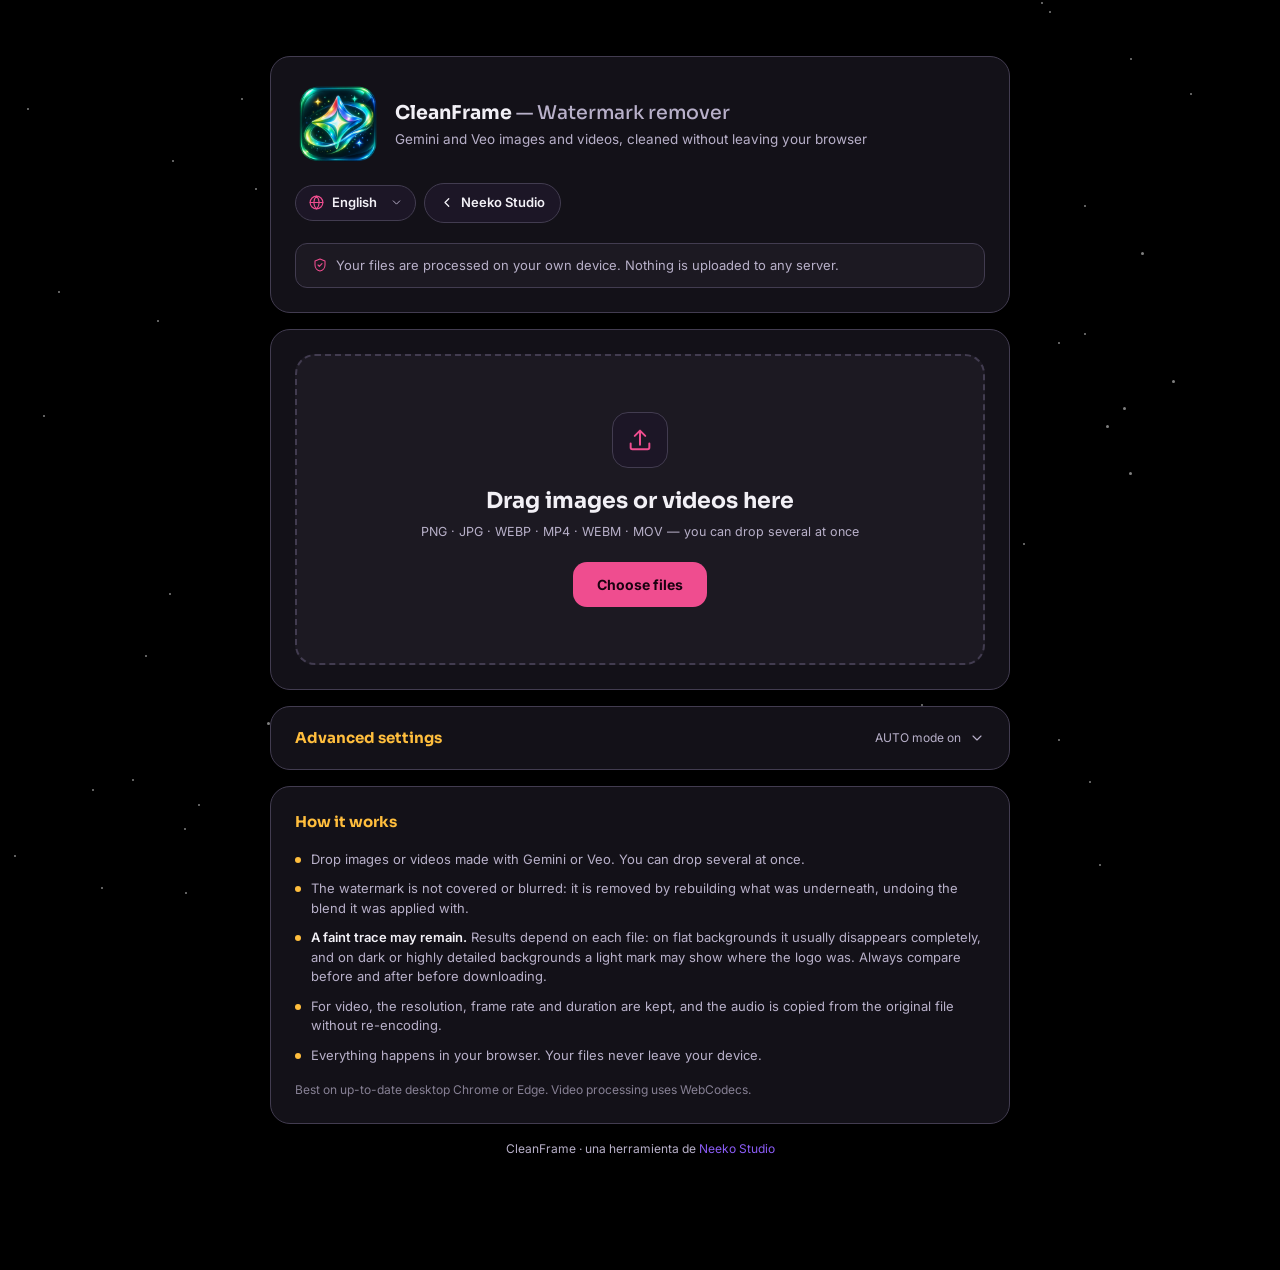
<file: cleanframe/index.html>
<!doctype html>
<html lang="es">
  <head>
    <meta charset="UTF-8" />
    <meta name="viewport" content="width=device-width, initial-scale=1.0" />
    <meta name="color-scheme" content="dark" />
    <meta name="theme-color" content="#000000" />
    <link rel="icon" type="image/png" sizes="16x16" href="./icons/favicon-16.png" />
    <link rel="icon" type="image/png" sizes="32x32" href="./icons/favicon-32.png" />
    <link rel="icon" type="image/png" sizes="48x48" href="./icons/favicon-48.png" />
    <link rel="apple-touch-icon" sizes="180x180" href="./icons/favicon-180.png" />
    <meta name="description" content="Quita la marca de agua de las imágenes y los vídeos de Gemini y Veo gratis, desde tu navegador y sin registrarte. Tus archivos no se suben a ningún sitio." />
    <style>
      /* El pie de Neeko Studio va abajo del todo (#neeko-footer). Se oculta el
         enlace suelto que ya pintaba la aplicación, para no repetirlo. */
      #root footer {
        display: none !important;
      }
    </style>
    <title>Quitar la marca de agua de Gemini y Veo gratis | Neeko Studio</title>
    <script type="module" crossorigin src="./assets/index-2rnTAvN1.js"></script>
    <link rel="stylesheet" crossorigin href="./assets/index-Dukn0YXY.css">
  
    <link rel="canonical" href="https://neekostudio.app/cleanframe/" />
    <meta property="og:type" content="website" />
    <meta property="og:site_name" content="Neeko Studio" />
    <meta property="og:title" content="Quitar la marca de agua de Gemini y Veo gratis" />
    <meta property="og:description" content="Quita la marca de agua de las imágenes y los vídeos de Gemini y Veo gratis, desde tu navegador y sin registrarte. Tus archivos no se suben a ningún sitio." />
    <meta property="og:url" content="https://neekostudio.app/cleanframe/" />
    <meta property="og:image" content="https://neekostudio.app/icons/favicon-180.png" />
    <meta name="twitter:card" content="summary" />
  </head>
  <body>
    <div id="root"></div>

    <!-- Pie de Neeko Studio. Sigue al idioma que elija la aplicación. -->
    <footer
      id="neeko-footer"
      style="
        position: relative;
        z-index: 1;
        margin: -64px auto 0;
        max-width: 64rem;
        padding: 0 20px 112px;
        text-align: center;
        color: #b8b0c9;
        font-family: 'Inter', ui-sans-serif, system-ui, sans-serif;
        font-size: 12px;
      "
    ></footer>
    <script>
      ;(function () {
        var el = document.getElementById('neeko-footer')
        var T = {
          es: 'CleanFrame &middot; una herramienta de',
          en: 'CleanFrame &middot; a tool by',
        }
        function paint() {
          var lang = document.documentElement.lang === 'en' ? 'en' : 'es'
          el.innerHTML =
            T[lang] +
            ' <a href="https://neekostudio.app/" style="color:#8b5cf6;text-decoration:none">Neeko Studio</a>'
        }
        paint()
        new MutationObserver(paint).observe(document.documentElement, {
          attributes: true,
          attributeFilter: ['lang'],
        })

        /* El botón «Neeko Studio» de arriba abría otra pestaña. Se convierte en
           una flecha de volver, igual que en CutFrame. */
        var FLECHA =
          '<svg viewBox="0 0 24 24" width="15" height="15" fill="none" aria-hidden="true" style="flex:none">' +
          '<path d="M14 6l-6 6 6 6" stroke="currentColor" stroke-width="2" stroke-linecap="round" stroke-linejoin="round"/></svg>'
        function volver() {
          var chips = document.querySelectorAll('a.chip-btn')
          for (var i = 0; i < chips.length; i++) {
            var a = chips[i]
            if (!/Neeko Studio/.test(a.textContent) || a.dataset.flecha) continue
            a.dataset.flecha = '1'
            a.removeAttribute('target')
            a.removeAttribute('rel')
            a.style.display = 'inline-flex'
            a.style.alignItems = 'center'
            a.style.gap = '6px'
            a.innerHTML = FLECHA + '<span>' + a.textContent.trim() + '</span>'
          }
        }
        volver()
        new MutationObserver(volver).observe(document.getElementById('root'), {
          childList: true,
          subtree: true,
        })
      })()
    </script>
  </body>
</html>
</file>
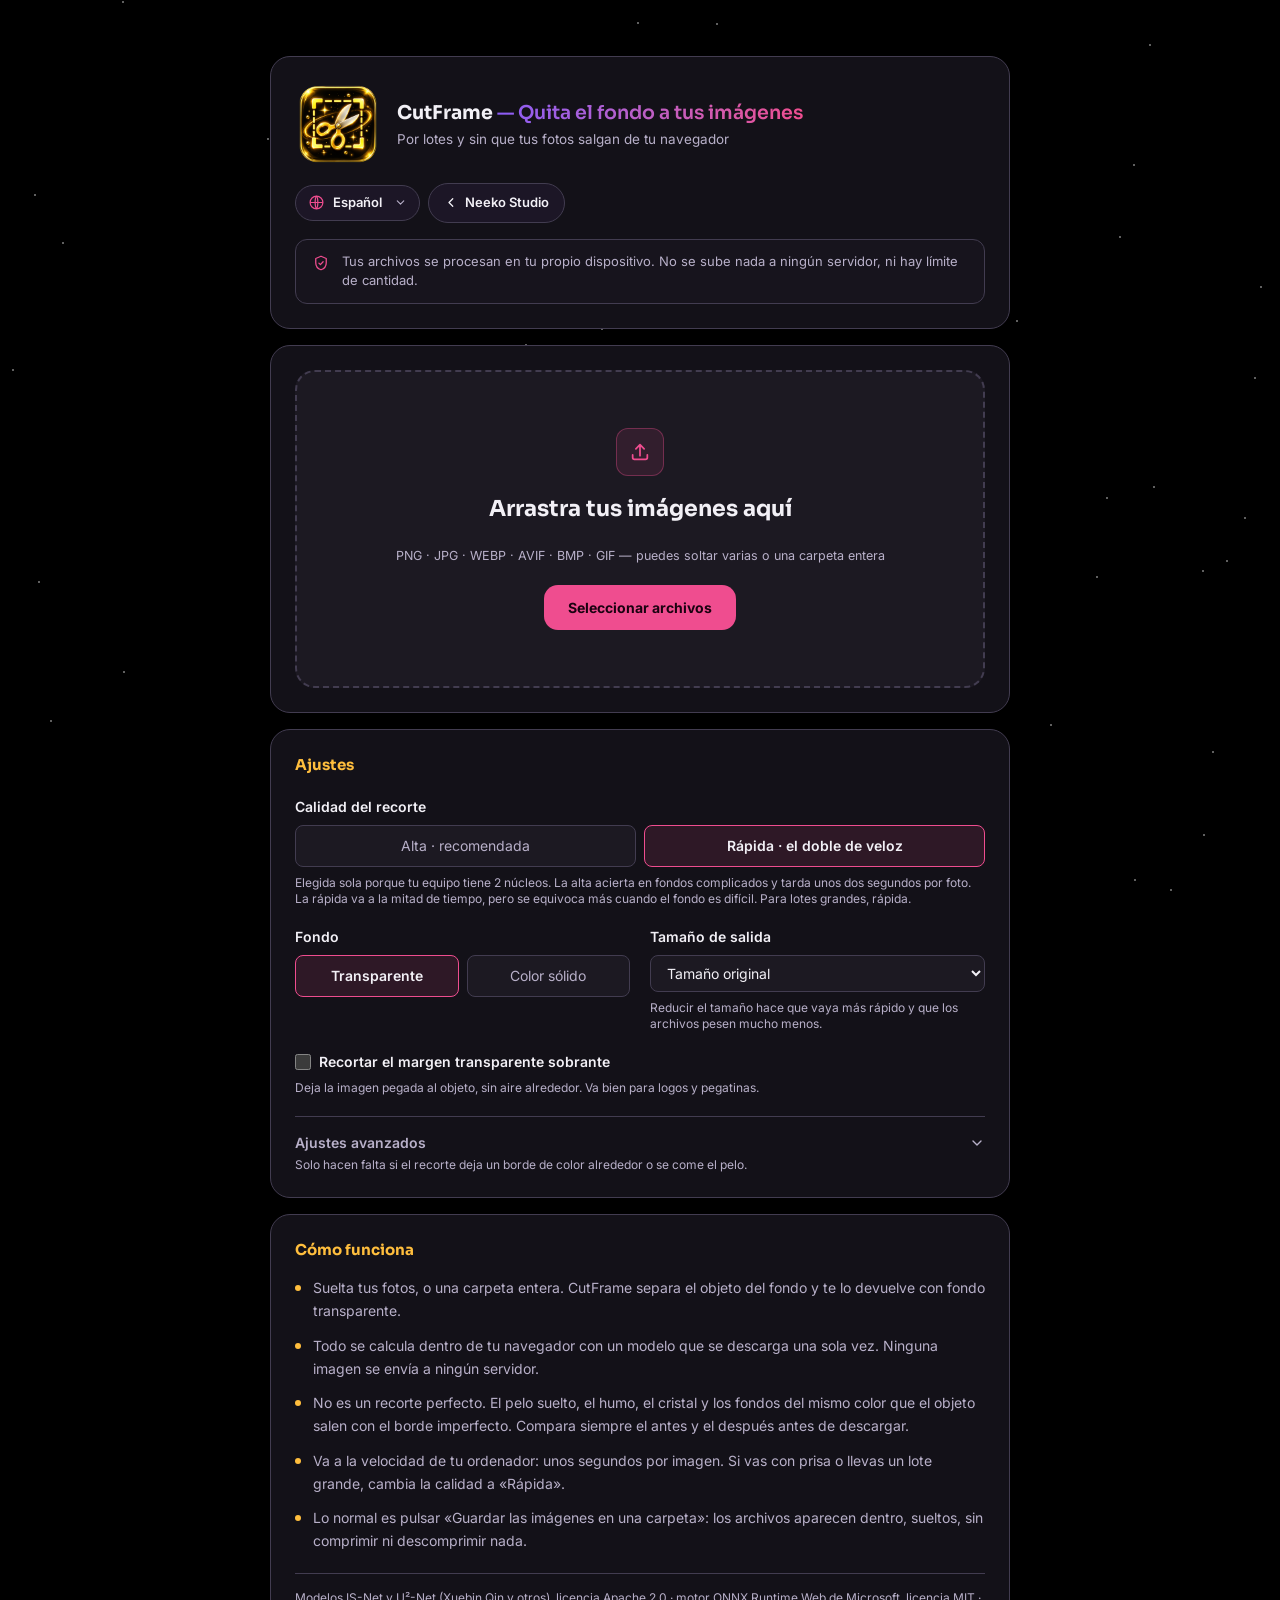
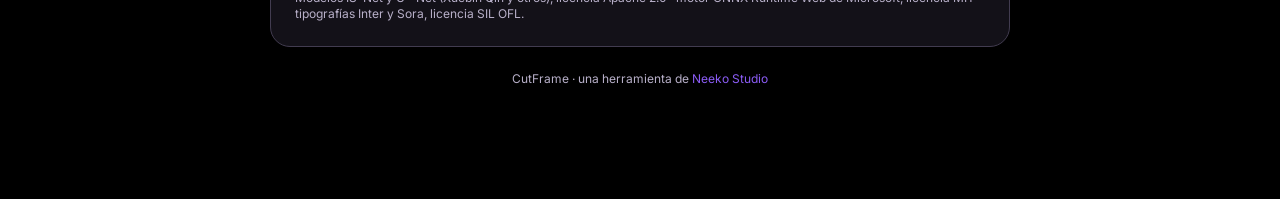
<file: cutframe/index.html>
<!doctype html>
<html lang="es">
  <head>
    <meta charset="UTF-8" />
    <meta name="viewport" content="width=device-width, initial-scale=1.0" />
    <meta name="color-scheme" content="dark" />
    <meta name="theme-color" content="#000000" />
    <link rel="icon" type="image/png" sizes="16x16" href="./icons/favicon-16.png" />
    <link rel="icon" type="image/png" sizes="32x32" href="./icons/favicon-32.png" />
    <link rel="icon" type="image/png" sizes="48x48" href="./icons/favicon-48.png" />
    <link rel="apple-touch-icon" sizes="180x180" href="./icons/favicon-180.png" />
    <meta
      name="description"
      content="Quita el fondo de tus fotos y descárgalas en PNG con fondo transparente. Gratis, por lotes y sin subir nada: todo ocurre dentro de tu navegador."
    />
    <link rel="canonical" href="https://neekostudio.app/cutframe/" />
    <meta property="og:type" content="website" />
    <meta property="og:site_name" content="Neeko Studio" />
    <meta property="og:title" content="Quitar el fondo de una imagen gratis y sin subirla" />
    <meta property="og:description" content="Quita el fondo de tus fotos y descárgalas en PNG con fondo transparente. Gratis, por lotes y sin subir nada: todo ocurre dentro de tu navegador." />
    <meta property="og:url" content="https://neekostudio.app/cutframe/" />
    <meta property="og:image" content="https://neekostudio.app/icons/favicon-180.png" />
    <meta name="twitter:card" content="summary" />
    <script src="./coi.js"></script>
    <title>Quitar el fondo de una imagen gratis y sin subirla | Neeko Studio</title>
    <script>
      // Mantiene el titulo bueno para Google: la aplicacion lo reescribe al arrancar.
      (function () {
        var seo = {
          "CutFrame · Quita el fondo a tus imágenes · Neeko Studio":
            "Quitar el fondo de una imagen gratis y sin subirla | Neeko Studio",
          "CutFrame · Remove the background from your images · Neeko Studio":
            "Remove the background from an image, free and without uploading it | Neeko Studio"
        };
        var el = document.querySelector("title");
        if (!el || !window.MutationObserver) return;
        new MutationObserver(function () {
          var t = document.title;
          if (seo[t]) document.title = seo[t];
        }).observe(el, { childList: true });
      })();
    </script>
    <script type="module" crossorigin src="./assets/index-DK2cbNXj.js"></script>
    <link rel="stylesheet" crossorigin href="./assets/index-Buw-jlLU.css">
  </head>
  <body>
    <div id="root"></div>
  </body>
</html>
</file>
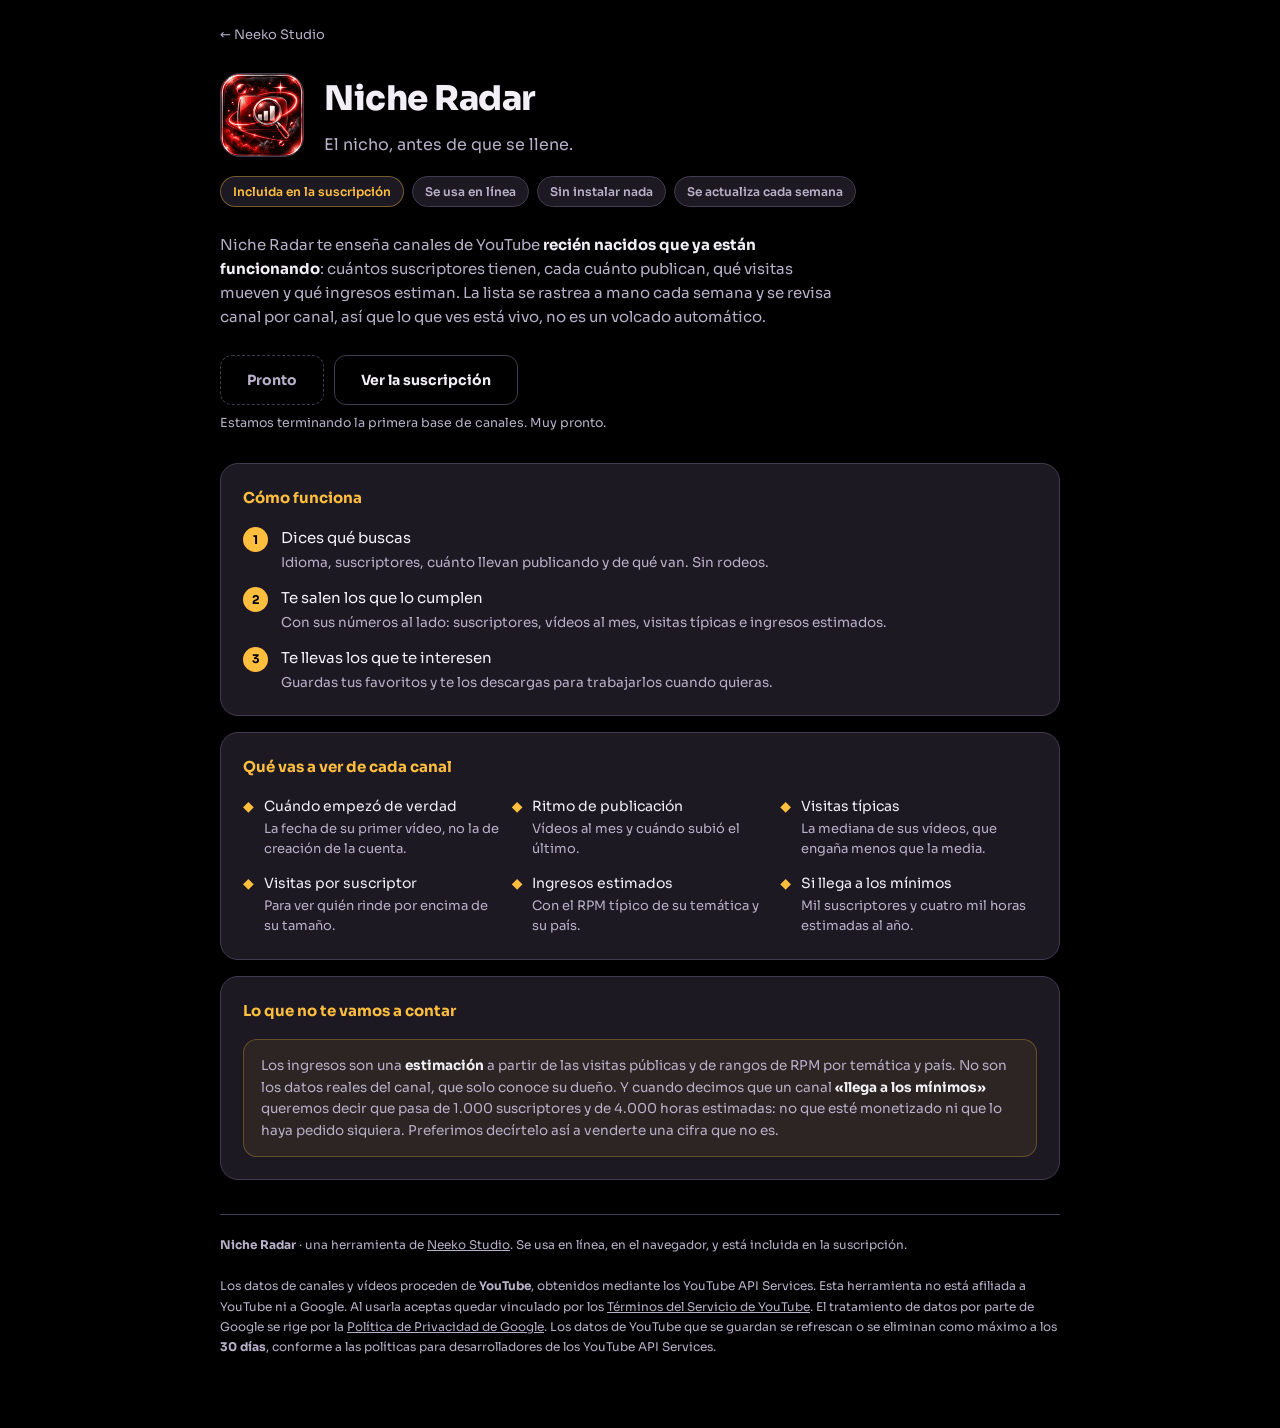
<file: niche-radar/index.html>
<!DOCTYPE html>
<html lang="es">
<head>
<meta charset="utf-8">
<meta name="viewport" content="width=device-width, initial-scale=1">
<title>Niche Radar — Encuentra nichos de YouTube antes que nadie · Neeko Studio</title>
<meta name="description" content="Niche Radar te ensena canales de YouTube recien nacidos que ya estan funcionando: suscriptores, ritmo de publicacion e ingresos estimados. Incluido en la suscripcion de Neeko Studio.">
<link rel="icon" type="image/png" sizes="32x32" href="../icons/favicon-32.png">
<link rel="preconnect" href="https://fonts.googleapis.com">
<link rel="preconnect" href="https://fonts.gstatic.com" crossorigin>
<link href="https://fonts.googleapis.com/css2?family=Sora:wght@400;600;700;800&display=swap" rel="stylesheet">
<style>
  :root{--bg:#000000;--surface:#1c1922;--card-border:#423c50;--text:#f2f0f6;--muted:#b8b0c9;--gold:#ffbe3d}
  *{box-sizing:border-box}
  html,body{margin:0;padding:0}
  body{background:var(--bg);color:var(--text);font-family:Sora,system-ui,-apple-system,"Segoe UI",sans-serif;font-size:15px;line-height:1.6;-webkit-font-smoothing:antialiased}
  a{color:var(--gold);text-decoration:none}
  .zona{max-width:880px;margin:0 auto;padding:22px 20px 70px}
  .volver{display:inline-flex;align-items:center;gap:7px;color:var(--muted);font-size:13px;margin-bottom:26px}
  .volver:hover{color:var(--text)}
  .hero{display:flex;align-items:center;gap:20px;margin-bottom:12px;flex-wrap:wrap}
  .hero-icon{width:84px;height:84px;border-radius:20px;overflow:hidden;flex-shrink:0;background:var(--surface);border:1px solid var(--card-border);display:grid;place-items:center}
  .hero-icon img{width:100%;height:100%;object-fit:cover;display:block}
  .hero-icon .marcador{color:var(--card-border);font-size:30px}
  h1{font-size:34px;font-weight:800;margin:0;letter-spacing:-.5px}
  .lema{color:var(--muted);font-size:16px;margin:6px 0 0}
  .etiquetas{display:flex;gap:8px;flex-wrap:wrap;margin:18px 0 26px}
  .etq{font-size:12px;font-weight:600;padding:5px 12px;border-radius:999px;background:var(--surface);border:1px solid var(--card-border);color:var(--muted)}
  .etq.dorada{color:var(--gold);border-color:rgba(255,190,61,.4)}
  .card{background:var(--surface);border:1px solid var(--card-border);border-radius:18px;padding:22px;margin-bottom:16px}
  .card-title{font-size:15px;font-weight:700;color:var(--gold);margin-bottom:16px}
  .cta-fila{display:flex;gap:10px;flex-wrap:wrap;align-items:center;margin:26px 0 8px}
  .btn{font-family:inherit;font-size:14px;font-weight:700;padding:13px 26px;border-radius:12px;border:0;text-decoration:none;display:inline-block}
  .btn.principal{background:var(--text);color:var(--bg)}
  .btn.principal[data-pronto]{background:transparent;color:var(--muted);border:1px dashed var(--card-border);cursor:default}
  .btn.fantasma{background:transparent;color:var(--text);border:1px solid var(--card-border)}
  .btn.fantasma:hover{border-color:var(--text)}
  .nota-cta{font-size:12.5px;color:var(--muted);margin:0}
  .pasos{display:grid;gap:12px}
  .paso{display:flex;gap:13px;align-items:flex-start}
  .paso b{width:25px;height:25px;border-radius:50%;background:var(--gold);color:#000;display:grid;place-items:center;font-size:12px;flex-shrink:0;margin-top:1px}
  .paso p{margin:2px 0 0;color:var(--muted);font-size:13.5px}
  .lista{display:grid;grid-template-columns:repeat(auto-fit,minmax(230px,1fr));gap:12px}
  .item{display:flex;gap:10px;align-items:flex-start;font-size:14px}
  .item span{color:var(--gold);flex-shrink:0}
  .item i{font-style:normal;color:var(--muted);font-size:13px;display:block;margin-top:1px}
  .aviso{background:rgba(255,190,61,.07);border:1px solid rgba(255,190,61,.28);border-radius:14px;padding:15px 17px;font-size:13.5px;color:var(--muted)}
  .aviso b{color:var(--text)}
  footer{border-top:1px solid var(--card-border);margin-top:34px;padding-top:20px;color:var(--muted);font-size:12px;line-height:1.7}
  footer a{color:var(--muted);text-decoration:underline}
  @media(max-width:600px){h1{font-size:27px}.hero-icon{width:64px;height:64px}.zona{padding-left:15px;padding-right:15px}}
</style>
</head>
<body>
<div class="zona">
  <a class="volver" href="/">&larr; Neeko Studio</a>
  <div class="hero">
    <div class="hero-icon">
      <img src="../icons/nicheradar.png" alt="Niche Radar" onerror="this.outerHTML='&lt;span class=&quot;marcador&quot;&gt;&#9678;&lt;/span&gt;'">
    </div>
    <div>
      <h1>Niche Radar</h1>
      <p class="lema">El nicho, antes de que se llene.</p>
    </div>
  </div>
  <div class="etiquetas">
    <span class="etq dorada">Incluida en la suscripci&oacute;n</span>
    <span class="etq">Se usa en l&iacute;nea</span>
    <span class="etq">Sin instalar nada</span>
    <span class="etq">Se actualiza cada semana</span>
  </div>
  <p style="color:var(--muted);max-width:620px;margin:0 0 4px">
    Niche Radar te ense&ntilde;a canales de YouTube <b style="color:var(--text)">reci&eacute;n nacidos que ya
    est&aacute;n funcionando</b>: cu&aacute;ntos suscriptores tienen, cada cu&aacute;nto publican, qu&eacute; visitas
    mueven y qu&eacute; ingresos estiman. La lista se rastrea a mano cada semana y se revisa canal
    por canal, as&iacute; que lo que ves est&aacute; vivo, no es un volcado autom&aacute;tico.
  </p>
  <div class="cta-fila">
    <span class="btn principal" data-pronto>Pronto</span>
    <a class="btn fantasma" href="/#precios">Ver la suscripci&oacute;n</a>
  </div>
  <p class="nota-cta">Estamos terminando la primera base de canales. Muy pronto.</p>
  <div class="card" style="margin-top:30px">
    <div class="card-title">C&oacute;mo funciona</div>
    <div class="pasos">
      <div class="paso"><b>1</b><div>Dices qu&eacute; buscas<p>Idioma, suscriptores, cu&aacute;nto llevan publicando y de qu&eacute; van. Sin rodeos.</p></div></div>
      <div class="paso"><b>2</b><div>Te salen los que lo cumplen<p>Con sus n&uacute;meros al lado: suscriptores, v&iacute;deos al mes, visitas t&iacute;picas e ingresos estimados.</p></div></div>
      <div class="paso"><b>3</b><div>Te llevas los que te interesen<p>Guardas tus favoritos y te los descargas para trabajarlos cuando quieras.</p></div></div>
    </div>
  </div>
  <div class="card">
    <div class="card-title">Qu&eacute; vas a ver de cada canal</div>
    <div class="lista">
      <div class="item"><span>&#9670;</span><div>Cu&aacute;ndo empez&oacute; de verdad<i>La fecha de su primer v&iacute;deo, no la de creaci&oacute;n de la cuenta.</i></div></div>
      <div class="item"><span>&#9670;</span><div>Ritmo de publicaci&oacute;n<i>V&iacute;deos al mes y cu&aacute;ndo subi&oacute; el &uacute;ltimo.</i></div></div>
      <div class="item"><span>&#9670;</span><div>Visitas t&iacute;picas<i>La mediana de sus v&iacute;deos, que enga&ntilde;a menos que la media.</i></div></div>
      <div class="item"><span>&#9670;</span><div>Visitas por suscriptor<i>Para ver qui&eacute;n rinde por encima de su tama&ntilde;o.</i></div></div>
      <div class="item"><span>&#9670;</span><div>Ingresos estimados<i>Con el RPM t&iacute;pico de su tem&aacute;tica y su pa&iacute;s.</i></div></div>
      <div class="item"><span>&#9670;</span><div>Si llega a los m&iacute;nimos<i>Mil suscriptores y cuatro mil horas estimadas al a&ntilde;o.</i></div></div>
    </div>
  </div>
  <div class="card">
    <div class="card-title">Lo que no te vamos a contar</div>
    <div class="aviso">
      Los ingresos son una <b>estimaci&oacute;n</b> a partir de las visitas p&uacute;blicas y de rangos de
      RPM por tem&aacute;tica y pa&iacute;s. No son los datos reales del canal, que solo conoce su due&ntilde;o.
      Y cuando decimos que un canal <b>&laquo;llega a los m&iacute;nimos&raquo;</b> queremos decir que pasa de
      1.000 suscriptores y de 4.000 horas estimadas: no que est&eacute; monetizado ni que lo haya
      pedido siquiera. Preferimos dec&iacute;rtelo as&iacute; a venderte una cifra que no es.
    </div>
  </div>
  <footer>
    <b>Niche Radar</b> &middot; una herramienta de <a href="/">Neeko Studio</a>. Se usa en l&iacute;nea, en el
    navegador, y est&aacute; incluida en la suscripci&oacute;n.<br><br>
    Los datos de canales y v&iacute;deos proceden de <b>YouTube</b>, obtenidos mediante los YouTube API
    Services. Esta herramienta no est&aacute; afiliada a YouTube ni a Google. Al usarla aceptas quedar
    vinculado por los <a href="https://www.youtube.com/t/terms" target="_blank" rel="noopener">T&eacute;rminos del Servicio de YouTube</a>.
    El tratamiento de datos por parte de Google se rige por la
    <a href="http://www.google.com/policies/privacy" target="_blank" rel="noopener">Pol&iacute;tica de Privacidad de Google</a>.
    Los datos de YouTube que se guardan se refrescan o se eliminan como m&aacute;ximo a los <b>30 d&iacute;as</b>,
    conforme a las pol&iacute;ticas para desarrolladores de los YouTube API Services.
  </footer>
</div>
</body>
</html>
</file>
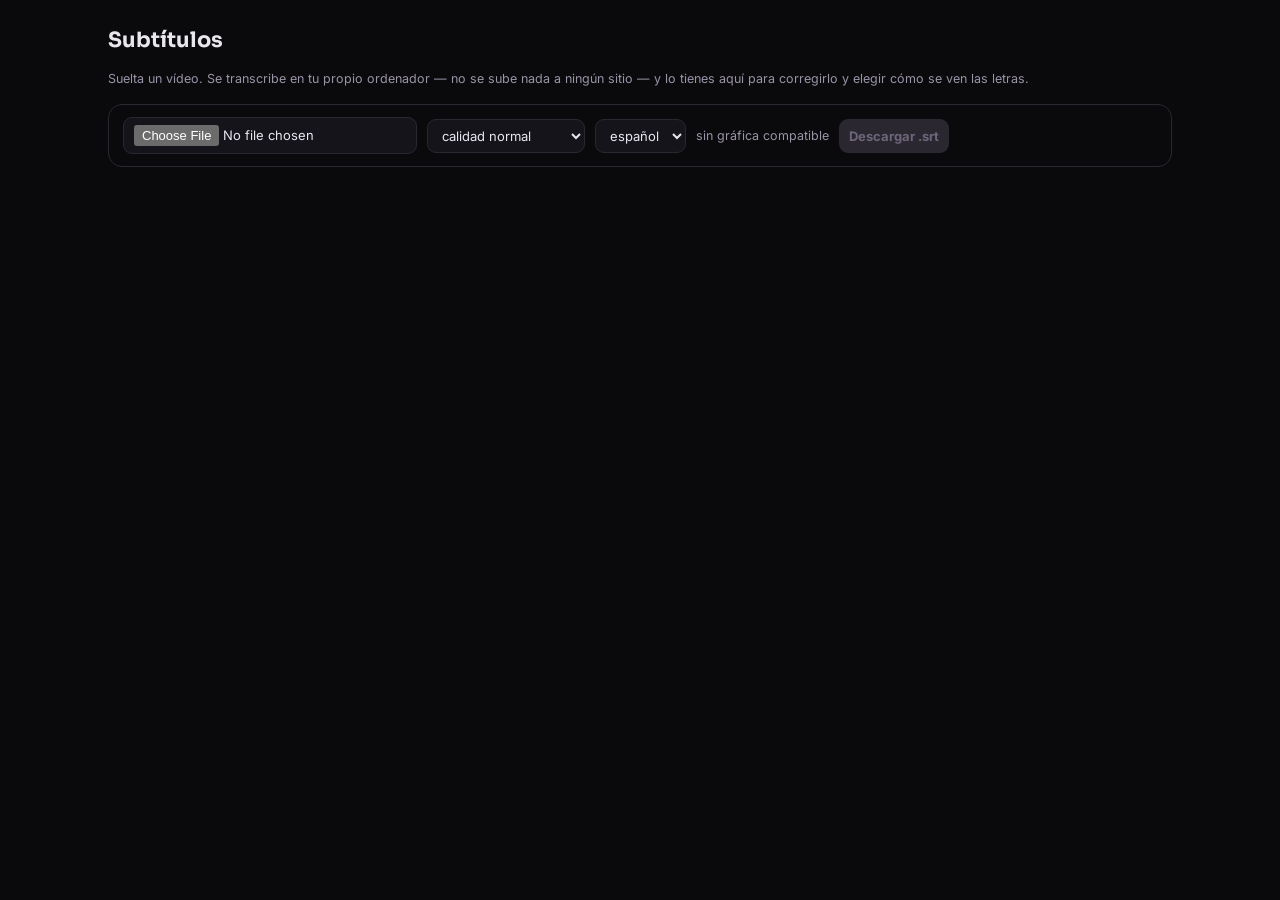
<file: prueba-subtitulos/index.html>
<!doctype html>
<html lang="es">
  <head>
    <meta charset="UTF-8" />
    <meta name="viewport" content="width=device-width, initial-scale=1.0" />
    <meta name="robots" content="noindex" />
    <title>Subtítulos · Neeko Studio</title>
    <link rel="preconnect" href="https://fonts.googleapis.com" />
    <link rel="preconnect" href="https://fonts.gstatic.com" crossorigin />
    <link
      href="https://fonts.googleapis.com/css2?family=Inter:wght@400;500;800&family=Sora:wght@500;800&display=swap"
      rel="stylesheet"
    />
    <style>:root{color-scheme:dark}*{box-sizing:border-box}body{color:#e9e6ee;background:#0a0a0c;max-width:1100px;margin:0 auto;padding:24px 18px 80px;font:15px/1.55 Inter,system-ui,sans-serif}h1{margin:0 0 4px;font-family:Sora,sans-serif;font-size:21px}h2{margin:26px 0 10px;font-family:Sora,sans-serif;font-size:15px}.tenue{color:#9b93a8;font-size:12.5px;font-weight:400}.barra{border:1px solid #2a2730;border-radius:14px;flex-wrap:wrap;align-items:center;gap:10px;margin:16px 0;padding:12px 14px;display:flex}select,input[type=file],button{font:inherit;color:inherit;background:#16141b;border:1px solid #2a2730;border-radius:9px;padding:7px 10px;font-size:13px}button.principal{color:#200311;cursor:pointer;background:#ff4fa3;border:0;font-weight:700}button.principal:disabled{color:#6d667a;cursor:default;background:#2a2730}#estado{color:#ff4fa3;min-height:22px;margin:10px 0;font-weight:700}#registro{color:#7d7590;margin-top:14px;font-family:ui-monospace,monospace;font-size:11.5px}.editor{grid-template-columns:1.35fr 1fr;align-items:start;gap:16px;display:grid}@media (width<=820px){.editor{grid-template-columns:1fr}}.lienzo{background:#000;border-radius:12px;position:relative;overflow:hidden}.lienzo video{width:100%;height:auto;display:block}.capa{pointer-events:none;position:absolute;inset:0}.panel{border:1px solid #2a2730;border-radius:14px;padding:12px 14px}.estilos{flex-wrap:wrap;align-items:center;gap:6px;margin-bottom:12px;display:flex}.etiq{color:#9b93a8;margin-right:4px;font-size:11.5px}.chip{cursor:pointer;color:#b9b2c6;background:#16141b;border:1px solid #2a2730;border-radius:999px;padding:6px 12px;font-size:12.5px}.chip.on{color:#200311;background:#ff4fa3;border-color:#ff4fa3;font-weight:700}.mandos{border-top:1px solid #23202b;gap:9px;padding-top:12px;display:grid}.mandos label{color:#b9b2c6;justify-content:space-between;align-items:center;gap:10px;font-size:12.5px;display:flex}.mandos label.check{justify-content:flex-start;gap:8px}.mandos input[type=color]{background:#16141b;border:1px solid #2a2730;border-radius:6px;width:40px;height:26px;padding:2px}.mandos input[type=range]{accent-color:#ff4fa3;width:130px}.mandos input[type=checkbox]{accent-color:#ff4fa3;width:16px;height:16px}.lineas{border:1px solid #23202b;border-radius:12px;max-height:320px;overflow:auto}.linea{border-bottom:1px solid #1a1821;gap:10px;padding:7px 10px;display:flex}.linea:last-child{border-bottom:0}.linea.on{background:#ff4fa31a}.tiempo{color:#ff4fa3;cursor:pointer;background:0 0;border:0;flex:none;padding:2px 4px;font-family:ui-monospace,monospace;font-size:11.5px}.texto{border-radius:6px;outline:none;flex:1;padding:2px 6px;font-size:13.5px}.texto:focus{background:#16141b}</style>
    <script type="module" crossorigin src="./index-qyttZvNw.js"></script>
  </head>
  <body>
    <h1>Subtítulos</h1>
    <p class="tenue">
      Suelta un vídeo. Se transcribe en tu propio ordenador — no se sube nada a ningún
      sitio — y lo tienes aquí para corregirlo y elegir cómo se ven las letras.
    </p>

    <div class="barra">
      <input id="archivo" type="file" accept="video/*,audio/*" />
      <select id="modelo">
        <option value="onnx-community/whisper-base_timestamped">calidad normal</option>
        <option value="onnx-community/whisper-tiny_timestamped">rápido</option>
        <option value="onnx-community/whisper-small_timestamped">la mejor, más lento</option>
      </select>
      <select id="idioma">
        <option value="spanish">español</option>
        <option value="english">inglés</option>
      </select>
      <select id="aparato" hidden>
        <option value="webgpu">gráfica</option>
        <option value="wasm">procesador</option>
      </select>
      <span class="tenue" id="grafica">…</span>
      <button id="descargar" class="principal" disabled>Descargar .srt</button>
    </div>

    <div id="estado"></div>
    <div id="resultado"></div>
    <div id="editor"></div>
    <div id="registro"></div>

  </body>
</html>
</file>
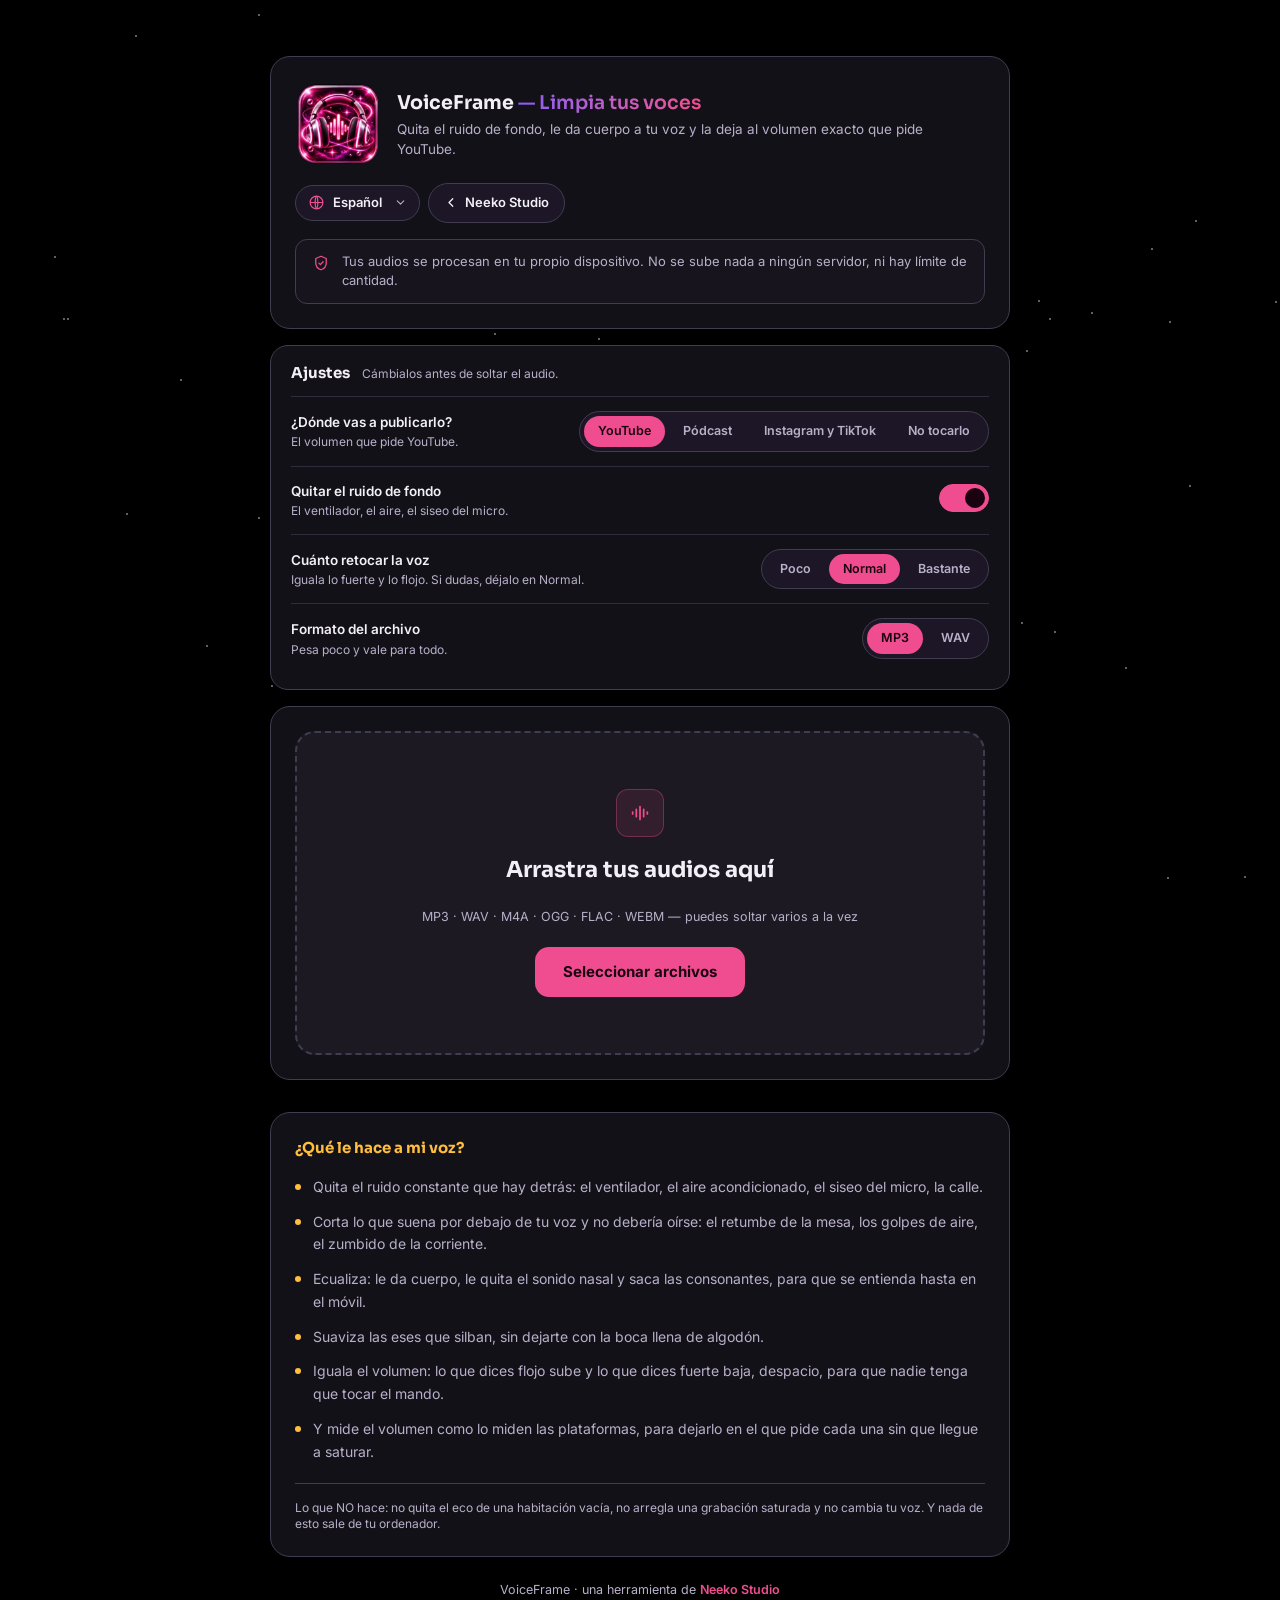
<file: voiceframe/index.html>
<!doctype html>
<html lang="es">
  <head>
    <meta charset="UTF-8" />
    <meta name="viewport" content="width=device-width, initial-scale=1.0" />
    <meta name="color-scheme" content="dark" />
    <meta name="theme-color" content="#000000" />
    <link rel="icon" type="image/png" sizes="16x16" href="./icons/favicon-16.png" />
    <link rel="icon" type="image/png" sizes="32x32" href="./icons/favicon-32.png" />
    <link rel="icon" type="image/png" sizes="48x48" href="./icons/favicon-48.png" />
    <link rel="apple-touch-icon" sizes="180x180" href="./icons/favicon-180.png" />
    <meta
      name="description"
      content="Limpia tus grabaciones de voz: quita el ruido de fondo, iguala el volumen y las deja listas para YouTube. Gratis y sin subir nada: todo en tu navegador."
    />
    <link rel="canonical" href="https://neekostudio.app/voiceframe/" />
    <meta property="og:type" content="website" />
    <meta property="og:site_name" content="Neeko Studio" />
    <meta property="og:title" content="Quitar el ruido de fondo de un audio gratis" />
    <meta property="og:description" content="Limpia tus grabaciones de voz: quita el ruido de fondo, iguala el volumen y las deja listas para YouTube. Gratis y sin subir nada: todo en tu navegador." />
    <meta property="og:url" content="https://neekostudio.app/voiceframe/" />
    <meta property="og:image" content="https://neekostudio.app/icons/favicon-180.png" />
    <meta name="twitter:card" content="summary" />
    <script src="./coi.js"></script>
    <title>Quitar el ruido de fondo de un audio gratis | Neeko Studio</title>
    <script>
      // Mantiene el titulo bueno para Google: la aplicacion lo reescribe al arrancar.
      (function () {
        var seo = {
          "VoiceFrame · Limpia tus voces · Neeko Studio": "Quitar el ruido de fondo de un audio gratis | Neeko Studio",
          "VoiceFrame · Clean up your voice recordings · Neeko Studio":
            "Remove background noise from audio, free | Neeko Studio"
        };
        var el = document.querySelector("title");
        if (!el || !window.MutationObserver) return;
        new MutationObserver(function () {
          var t = document.title;
          if (seo[t]) document.title = seo[t];
        }).observe(el, { childList: true });
      })();
    </script>
    <script type="module" crossorigin src="./assets/index-BGvHN2yp.js"></script>
    <link rel="stylesheet" crossorigin href="./assets/index-MArc-vS_.css">
  </head>
  <body>
    <div id="root"></div>
  </body>
</html>
</file>
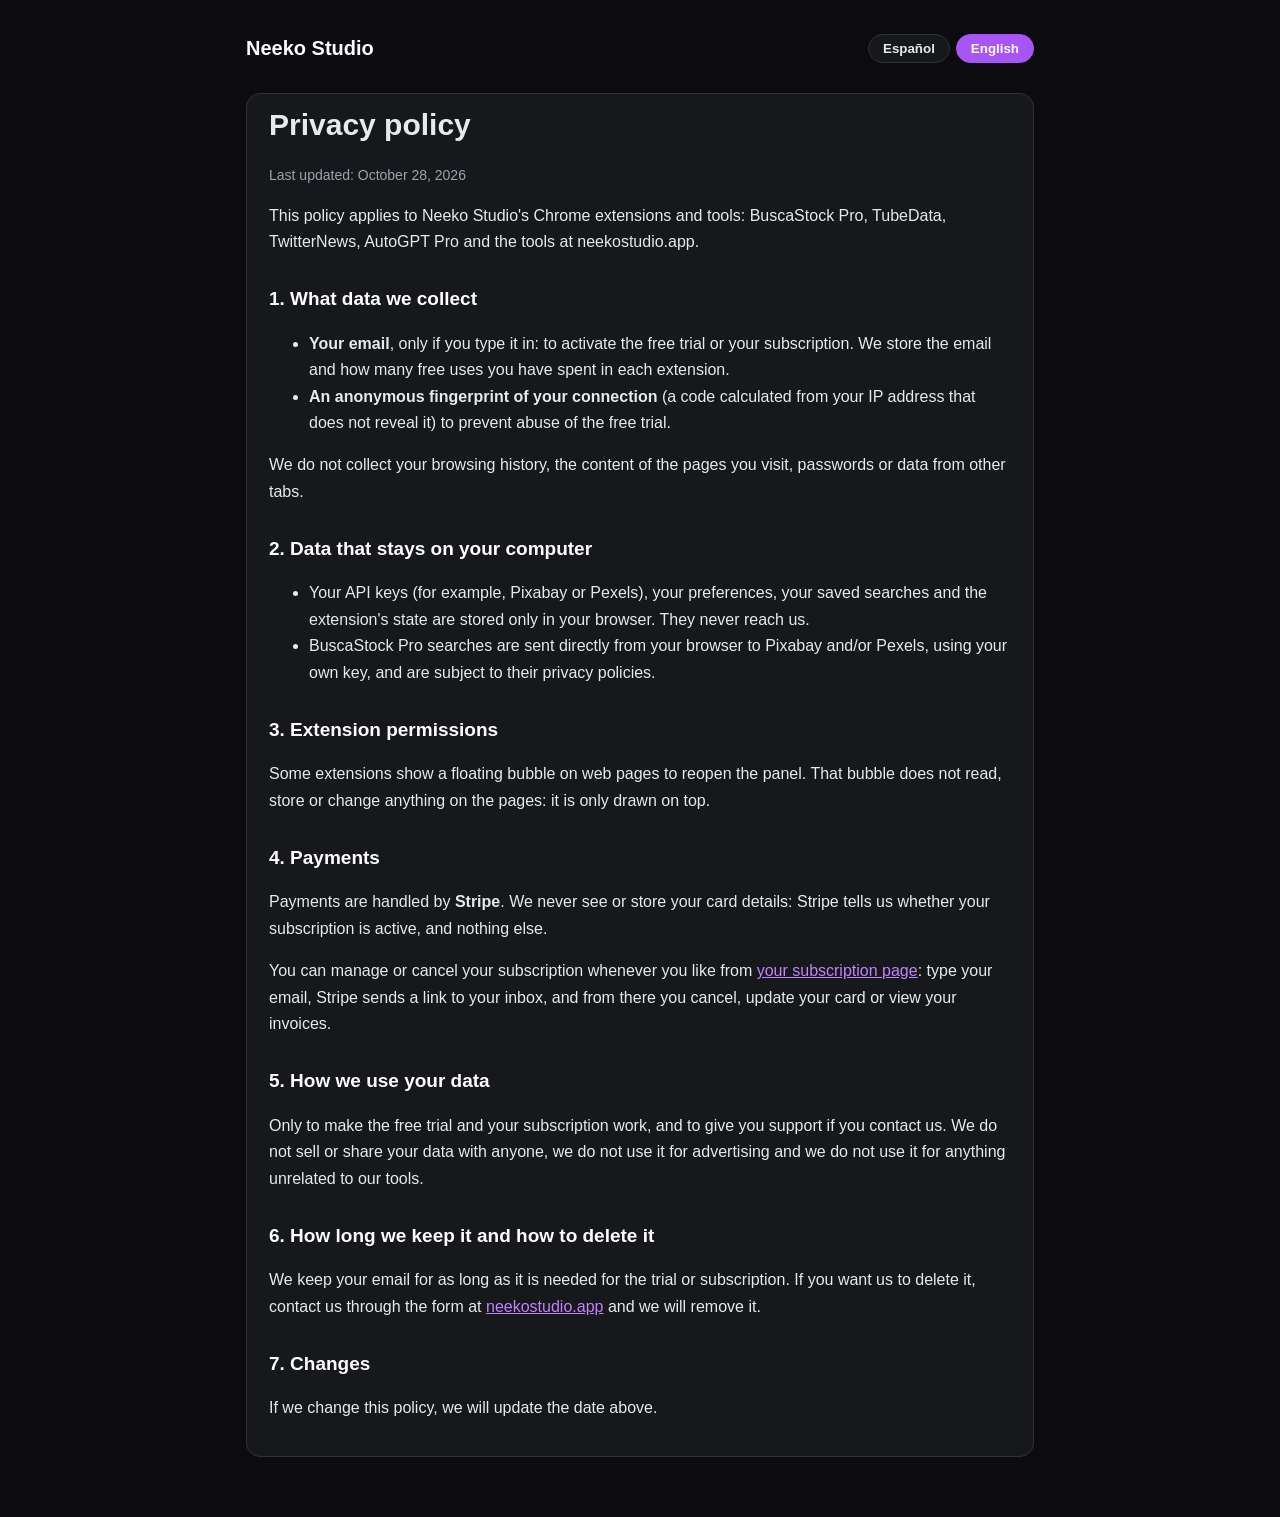
<file: privacidad.html>
<!DOCTYPE html>
<html lang="es">
<head>
<meta charset="UTF-8">
<meta name="viewport" content="width=device-width, initial-scale=1">
<title>Política de privacidad · Neeko Studio</title>
<meta name="description" content="Política de privacidad de las extensiones y herramientas de Neeko Studio: BuscaStock Pro, TubeData, TwitterNews y AutoGPT Pro.">
<style>
  :root { --bg: #0b0b10; --card: #16181c; --text: #e7e9ea; --muted: #9ca3af; --accent: #a855f7; --border: #2f3336; }
  * { box-sizing: border-box; }
  body { margin: 0; background: var(--bg); color: var(--text); font-family: -apple-system, "Segoe UI", Roboto, Arial, sans-serif; line-height: 1.65; }
  .wrap { max-width: 820px; margin: 0 auto; padding: 32px 16px 60px; }
  header { display: flex; align-items: center; justify-content: space-between; gap: 12px; margin-bottom: 28px; flex-wrap: wrap; }
  header a { color: #fff; text-decoration: none; font-weight: 800; font-size: 20px; }
  .langs { display: flex; gap: 6px; }
  .langs button { background: var(--card); color: var(--text); border: 1px solid var(--border); border-radius: 18px; padding: 6px 14px; font-weight: 700; cursor: pointer; }
  .langs button.on { background: var(--accent); border-color: var(--accent); color: #fff; }
  h1 { font-size: 30px; margin: 0 0 6px; }
  h2 { font-size: 19px; margin: 28px 0 8px; color: #fff; }
  p, li { color: var(--text); }
  .muted { color: var(--muted); font-size: 14px; }
  .card { background: var(--card); border: 1px solid var(--border); border-radius: 14px; padding: 6px 22px 18px; }
  a { color: #c084fc; }
  [data-l="en"] { display: none; }
  body.en [data-l="es"] { display: none; }
  body.en [data-l="en"] { display: block; }
</style>
</head>
<body>
<div class="wrap">
  <header>
    <a href="https://neekostudio.app/">Neeko Studio</a>
    <div class="langs"><button id="bEs" class="on">Español</button><button id="bEn">English</button></div>
  </header>

  <div class="card" data-l="es">
    <h1>Política de privacidad</h1>
    <p class="muted">Última actualización: 28 de octubre de 2026</p>
    <p>Esta política se aplica a las extensiones de Chrome y herramientas de Neeko Studio: BuscaStock Pro, TubeData, TwitterNews, AutoGPT Pro y las herramientas de neekostudio.app.</p>

    <h2>1. Qué datos recogemos</h2>
    <ul>
      <li><b>Tu email</b>, solo si lo escribes tú: para activar la prueba gratuita o para activar tu suscripción. Guardamos el email y cuántos usos gratuitos has gastado en cada extensión.</li>
      <li><b>Una huella anónima de tu conexión</b> (un código calculado a partir de tu dirección IP, que no permite saber cuál es) para evitar que la prueba gratuita se repita de forma abusiva.</li>
    </ul>
    <p>No recogemos tu historial de navegación, el contenido de las páginas que visitas, contraseñas ni datos de otras pestañas.</p>

    <h2>2. Datos que se quedan en tu ordenador</h2>
    <ul>
      <li>Tus claves de API (por ejemplo, de Pixabay o Pexels), tus preferencias, tus búsquedas guardadas y el estado de la extensión se guardan solo en tu navegador. No nos llegan.</li>
      <li>Las búsquedas de BuscaStock Pro se envían directamente desde tu navegador a Pixabay y/o Pexels, con tu propia clave, y están sujetas a sus políticas de privacidad.</li>
    </ul>

    <h2>3. Permisos de las extensiones</h2>
    <p>Algunas extensiones muestran una burbuja flotante en las páginas web para volver a abrir el panel. Esa burbuja no lee, no guarda y no modifica nada de las páginas: solo se dibuja encima.</p>

    <h2>4. Pagos</h2>
    <p>Los pagos los gestiona <b>Stripe</b>. Nosotros no vemos ni guardamos los datos de tu tarjeta en ningún momento: Stripe nos dice si tu suscripción está activa y nada más.</p>
    <p>Puedes gestionar o cancelar tu suscripción cuando quieras desde <a href="https://billing.stripe.com/p/login/00wfZggwE43t9W80ZUf7i00" target="_blank" rel="noopener">tu página de suscripción</a>: escribes tu email, Stripe te manda un enlace al correo y desde ahí cancelas, cambias la tarjeta o ves tus facturas.</p>

    <h2>5. Para qué usamos tus datos</h2>
    <p>Solo para que la prueba gratuita y tu suscripción funcionen, y para darte soporte si nos escribes. No vendemos ni compartimos tus datos con nadie, no los usamos para publicidad y no los usamos para nada que no tenga que ver con nuestras herramientas.</p>

    <h2>6. Cuánto tiempo los guardamos y cómo borrarlos</h2>
    <p>Guardamos el email mientras sea necesario para la prueba o la suscripción. Si quieres que lo borremos, escríbenos desde el formulario de contacto de <a href="https://neekostudio.app/">neekostudio.app</a> y lo eliminamos.</p>

    <h2>7. Cambios</h2>
    <p>Si cambiamos esta política, actualizaremos la fecha de arriba.</p>
  </div>

  <div class="card" data-l="en">
    <h1>Privacy policy</h1>
    <p class="muted">Last updated: October 28, 2026</p>
    <p>This policy applies to Neeko Studio's Chrome extensions and tools: BuscaStock Pro, TubeData, TwitterNews, AutoGPT Pro and the tools at neekostudio.app.</p>

    <h2>1. What data we collect</h2>
    <ul>
      <li><b>Your email</b>, only if you type it in: to activate the free trial or your subscription. We store the email and how many free uses you have spent in each extension.</li>
      <li><b>An anonymous fingerprint of your connection</b> (a code calculated from your IP address that does not reveal it) to prevent abuse of the free trial.</li>
    </ul>
    <p>We do not collect your browsing history, the content of the pages you visit, passwords or data from other tabs.</p>

    <h2>2. Data that stays on your computer</h2>
    <ul>
      <li>Your API keys (for example, Pixabay or Pexels), your preferences, your saved searches and the extension's state are stored only in your browser. They never reach us.</li>
      <li>BuscaStock Pro searches are sent directly from your browser to Pixabay and/or Pexels, using your own key, and are subject to their privacy policies.</li>
    </ul>

    <h2>3. Extension permissions</h2>
    <p>Some extensions show a floating bubble on web pages to reopen the panel. That bubble does not read, store or change anything on the pages: it is only drawn on top.</p>

    <h2>4. Payments</h2>
    <p>Payments are handled by <b>Stripe</b>. We never see or store your card details: Stripe tells us whether your subscription is active, and nothing else.</p>
    <p>You can manage or cancel your subscription whenever you like from <a href="https://billing.stripe.com/p/login/00wfZggwE43t9W80ZUf7i00" target="_blank" rel="noopener">your subscription page</a>: type your email, Stripe sends a link to your inbox, and from there you cancel, update your card or view your invoices.</p>

    <h2>5. How we use your data</h2>
    <p>Only to make the free trial and your subscription work, and to give you support if you contact us. We do not sell or share your data with anyone, we do not use it for advertising and we do not use it for anything unrelated to our tools.</p>

    <h2>6. How long we keep it and how to delete it</h2>
    <p>We keep your email for as long as it is needed for the trial or subscription. If you want us to delete it, contact us through the form at <a href="https://neekostudio.app/">neekostudio.app</a> and we will remove it.</p>

    <h2>7. Changes</h2>
    <p>If we change this policy, we will update the date above.</p>
  </div>
</div>
<script>
  (function () {
    var bEs = document.getElementById('bEs'), bEn = document.getElementById('bEn');
    function set(l) {
      document.body.classList.toggle('en', l === 'en');
      document.documentElement.lang = l;
      bEs.classList.toggle('on', l !== 'en'); bEn.classList.toggle('on', l === 'en');
      document.title = l === 'en' ? 'Privacy policy · Neeko Studio' : 'Política de privacidad · Neeko Studio';
      try { localStorage.setItem('neeko_lang', l); } catch (e) {}
    }
    bEs.onclick = function () { set('es'); }; bEn.onclick = function () { set('en'); };
    var saved = null; try { saved = localStorage.getItem('neeko_lang'); } catch (e) {}
    var q = new URLSearchParams(location.search).get('lang');
    set(q || saved || ((navigator.language || '').toLowerCase().indexOf('en') === 0 ? 'en' : 'es'));
  })();
</script>
</body>
</html>
</file>
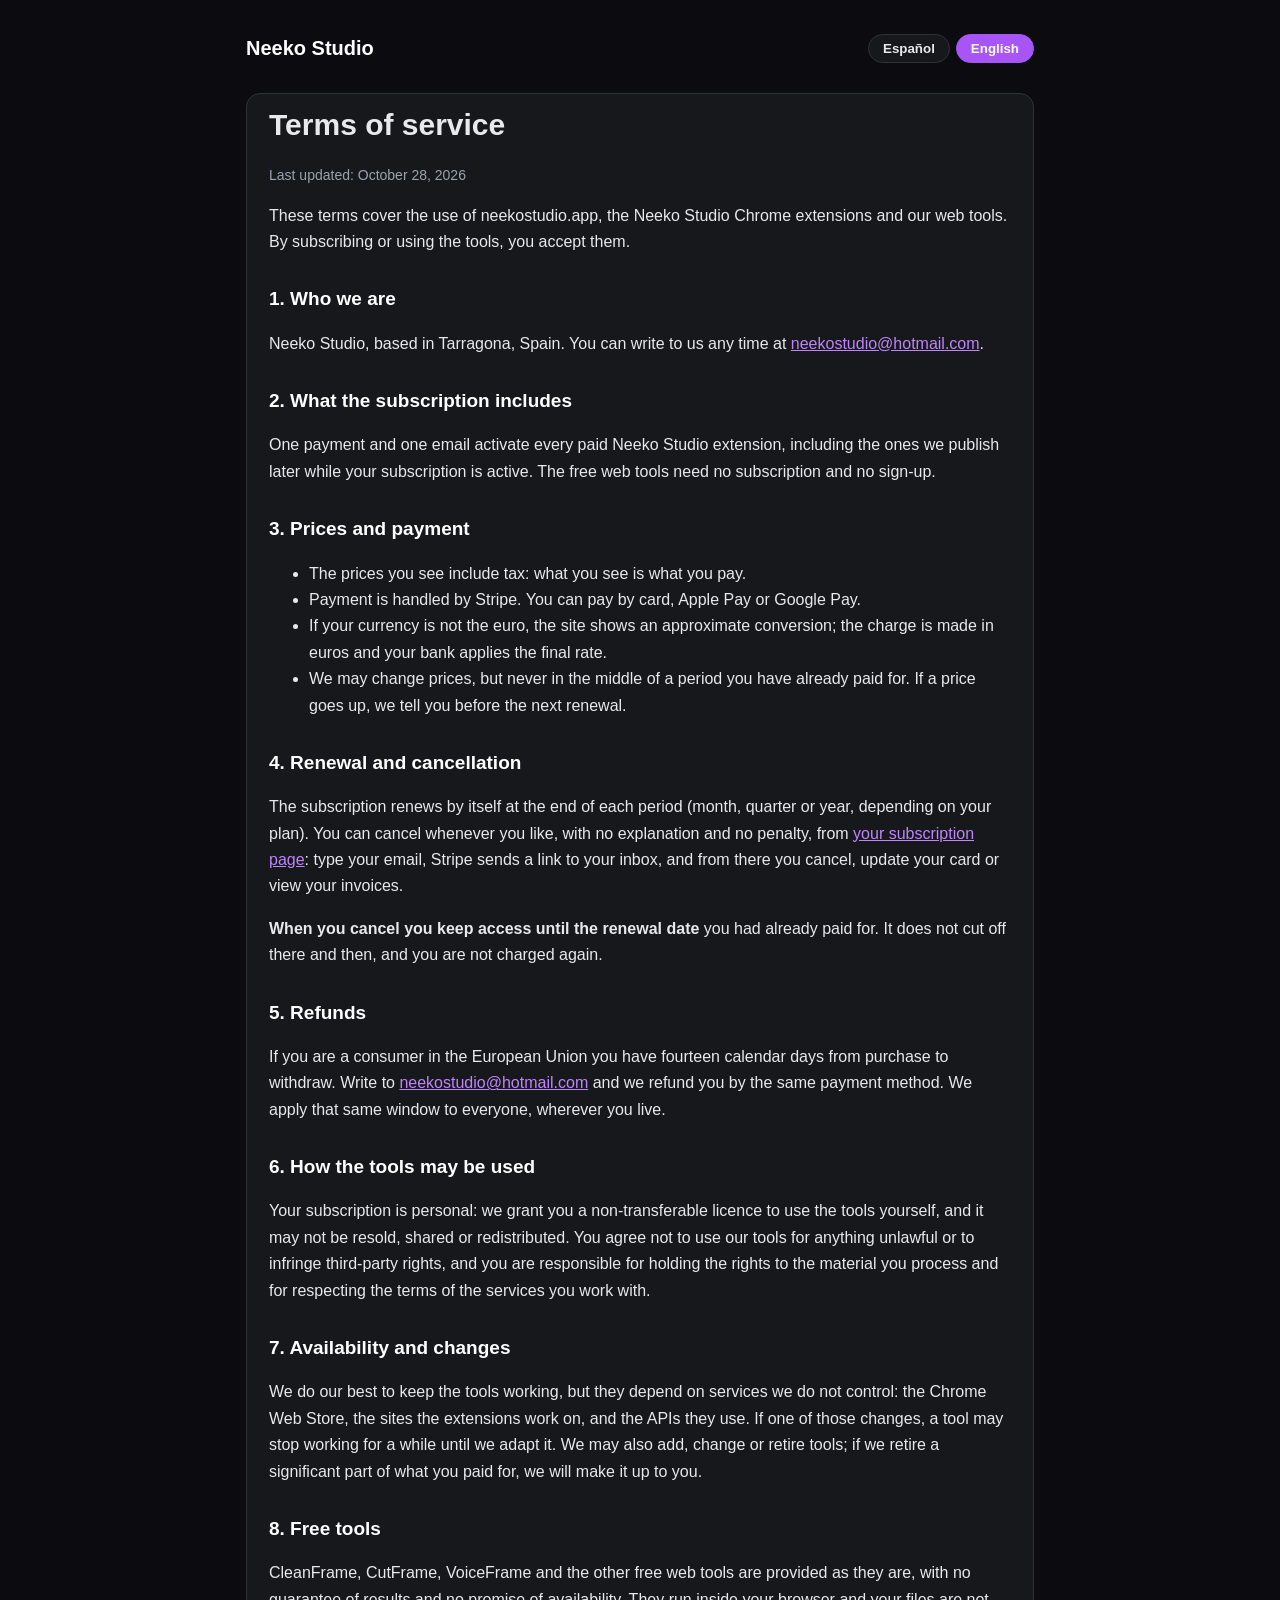
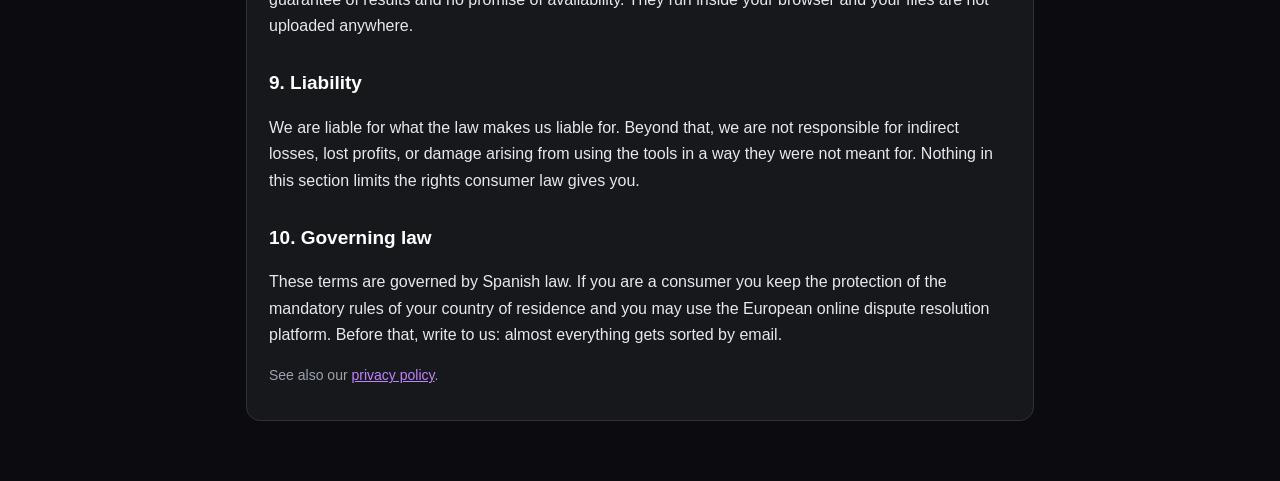
<file: terminos.html>
<!DOCTYPE html>
<html lang="es">
<head>
<meta charset="UTF-8">
<meta name="viewport" content="width=device-width, initial-scale=1">
<title>Condiciones de servicio · Neeko Studio</title>
<meta name="description" content="Condiciones de la suscripción de Neeko Studio: planes, precios, renovación, cancelación y devoluciones.">
<style>
  :root { --bg: #0b0b10; --card: #16181c; --text: #e7e9ea; --muted: #9ca3af; --accent: #a855f7; --border: #2f3336; }
  * { box-sizing: border-box; }
  body { margin: 0; background: var(--bg); color: var(--text); font-family: -apple-system, "Segoe UI", Roboto, Arial, sans-serif; line-height: 1.65; }
  .wrap { max-width: 820px; margin: 0 auto; padding: 32px 16px 60px; }
  header { display: flex; align-items: center; justify-content: space-between; gap: 12px; margin-bottom: 28px; flex-wrap: wrap; }
  header a { color: #fff; text-decoration: none; font-weight: 800; font-size: 20px; }
  .langs { display: flex; gap: 6px; }
  .langs button { background: var(--card); color: var(--text); border: 1px solid var(--border); border-radius: 18px; padding: 6px 14px; font-weight: 700; cursor: pointer; }
  .langs button.on { background: var(--accent); border-color: var(--accent); color: #fff; }
  h1 { font-size: 30px; margin: 0 0 6px; }
  h2 { font-size: 19px; margin: 28px 0 8px; color: #fff; }
  p, li { color: var(--text); }
  .muted { color: var(--muted); font-size: 14px; }
  .card { background: var(--card); border: 1px solid var(--border); border-radius: 14px; padding: 6px 22px 18px; }
  a { color: #c084fc; }
  [data-l="en"] { display: none; }
  body.en [data-l="es"] { display: none; }
  body.en [data-l="en"] { display: block; }
</style>
</head>
<body>
<div class="wrap">
  <header>
    <a href="https://neekostudio.app/">Neeko Studio</a>
    <div class="langs"><button id="bEs" class="on">Español</button><button id="bEn">English</button></div>
  </header>

  <div class="card" data-l="es">
<h1>Condiciones de servicio</h1>
<p class="muted">Última actualización: 28 de octubre de 2026</p>

    <p>Estas condiciones regulan el uso de neekostudio.app, de las extensiones de Chrome de Neeko Studio y de sus herramientas web. Al suscribirte o usar las herramientas, las aceptas.</p>

    <h2>1. Quiénes somos</h2>
    <p>Neeko Studio, con domicilio en Tarragona (España). Puedes escribirnos cuando quieras a <a href="mailto:neekostudio@hotmail.com">neekostudio@hotmail.com</a>.</p>

    <h2>2. Qué incluye la suscripción</h2>
    <p>Con un solo pago y un solo email se activan todas las extensiones de pago de Neeko Studio, incluidas las que publiquemos más adelante mientras tu suscripción siga activa. Las herramientas web gratuitas no necesitan suscripción ni registro.</p>

    <h2>3. Precios y pago</h2>
    <ul>
      <li>Los precios que ves incluyen impuestos: lo que ves es lo que pagas.</li>
      <li>El cobro lo gestiona Stripe. Puedes pagar con tarjeta, Apple Pay o Google Pay.</li>
      <li>Si tu moneda no es el euro, la web te muestra una conversión orientativa; el cargo se hace en euros y la conversión final la aplica tu banco.</li>
      <li>Podemos cambiar los precios, pero nunca a mitad de un periodo que ya has pagado. Si sube, te avisamos antes de la siguiente renovación.</li>
    </ul>

    <h2>4. Renovación y cancelación</h2>
    <p>La suscripción se renueva sola al final de cada periodo (mes, trimestre o año, según el plan). Puedes cancelarla cuando quieras, sin dar explicaciones y sin penalización, desde <a href="https://billing.stripe.com/p/login/00wfZggwE43t9W80ZUf7i00" target="_blank" rel="noopener">tu página de suscripción</a>: escribes tu email, Stripe te manda un enlace al correo y desde ahí cancelas, cambias la tarjeta o ves tus facturas.</p>
    <p><b>Al cancelar conservas el acceso hasta la fecha de renovación</b> que ya tenías pagada. No se corta en ese momento y no se te vuelve a cobrar.</p>

    <h2>5. Devoluciones</h2>
    <p>Si eres consumidor en la Unión Europea tienes catorce días naturales desde la compra para desistir. Escríbenos a <a href="mailto:neekostudio@hotmail.com">neekostudio@hotmail.com</a> y te devolvemos el importe por el mismo medio de pago. Aplicamos ese mismo plazo a todo el mundo, vivas donde vivas.</p>

    <h2>6. Cómo se pueden usar las herramientas</h2>
    <p>Tu suscripción es personal: te damos una licencia de uso para ti, no transferible, que no se puede revender, compartir ni redistribuir. Te comprometes a no usar nuestras herramientas para nada ilegal ni para vulnerar derechos de terceros, y eres responsable de tener los derechos sobre el material que proceses y de respetar las condiciones de los servicios con los que trabajes.</p>

    <h2>7. Disponibilidad y cambios</h2>
    <p>Ponemos todo de nuestra parte para que las herramientas funcionen siempre, pero dependen de servicios que no controlamos: la Chrome Web Store, las webs sobre las que trabajan las extensiones y las API que usan. Si alguno cambia, una herramienta puede dejar de funcionar temporalmente mientras la adaptamos. También podemos añadir, modificar o retirar herramientas; si retiramos una parte importante de lo que has pagado, te lo compensamos.</p>

    <h2>8. Herramientas gratuitas</h2>
    <p>CleanFrame, CutFrame, VoiceFrame y demás herramientas web gratuitas se ofrecen tal cual, sin garantía de resultado ni compromiso de disponibilidad. Funcionan dentro de tu navegador y tus archivos no se suben a ningún sitio.</p>

    <h2>9. Responsabilidad</h2>
    <p>Respondemos de lo que la ley nos obliga a responder. Fuera de eso, no nos hacemos cargo de pérdidas indirectas, lucro cesante ni daños derivados de un uso de las herramientas distinto del previsto. Nada de este apartado limita los derechos que te reconoce la normativa de consumo.</p>

    <h2>10. Ley aplicable</h2>
    <p>Estas condiciones se rigen por la ley española. Si eres consumidor, conservas la protección de las normas imperativas de tu país de residencia y puedes acudir a la plataforma europea de resolución de litigios en línea. Antes de eso, escríbenos: casi todo se arregla por email.</p>

    <p class="muted">Ver también nuestra <a href="privacidad.html">política de privacidad</a>.</p>
</div>

  <div class="card" data-l="en">
<h1>Terms of service</h1>
<p class="muted">Last updated: October 28, 2026</p>

    <p>These terms cover the use of neekostudio.app, the Neeko Studio Chrome extensions and our web tools. By subscribing or using the tools, you accept them.</p>

    <h2>1. Who we are</h2>
    <p>Neeko Studio, based in Tarragona, Spain. You can write to us any time at <a href="mailto:neekostudio@hotmail.com">neekostudio@hotmail.com</a>.</p>

    <h2>2. What the subscription includes</h2>
    <p>One payment and one email activate every paid Neeko Studio extension, including the ones we publish later while your subscription is active. The free web tools need no subscription and no sign-up.</p>

    <h2>3. Prices and payment</h2>
    <ul>
      <li>The prices you see include tax: what you see is what you pay.</li>
      <li>Payment is handled by Stripe. You can pay by card, Apple Pay or Google Pay.</li>
      <li>If your currency is not the euro, the site shows an approximate conversion; the charge is made in euros and your bank applies the final rate.</li>
      <li>We may change prices, but never in the middle of a period you have already paid for. If a price goes up, we tell you before the next renewal.</li>
    </ul>

    <h2>4. Renewal and cancellation</h2>
    <p>The subscription renews by itself at the end of each period (month, quarter or year, depending on your plan). You can cancel whenever you like, with no explanation and no penalty, from <a href="https://billing.stripe.com/p/login/00wfZggwE43t9W80ZUf7i00" target="_blank" rel="noopener">your subscription page</a>: type your email, Stripe sends a link to your inbox, and from there you cancel, update your card or view your invoices.</p>
    <p><b>When you cancel you keep access until the renewal date</b> you had already paid for. It does not cut off there and then, and you are not charged again.</p>

    <h2>5. Refunds</h2>
    <p>If you are a consumer in the European Union you have fourteen calendar days from purchase to withdraw. Write to <a href="mailto:neekostudio@hotmail.com">neekostudio@hotmail.com</a> and we refund you by the same payment method. We apply that same window to everyone, wherever you live.</p>

    <h2>6. How the tools may be used</h2>
    <p>Your subscription is personal: we grant you a non-transferable licence to use the tools yourself, and it may not be resold, shared or redistributed. You agree not to use our tools for anything unlawful or to infringe third-party rights, and you are responsible for holding the rights to the material you process and for respecting the terms of the services you work with.</p>

    <h2>7. Availability and changes</h2>
    <p>We do our best to keep the tools working, but they depend on services we do not control: the Chrome Web Store, the sites the extensions work on, and the APIs they use. If one of those changes, a tool may stop working for a while until we adapt it. We may also add, change or retire tools; if we retire a significant part of what you paid for, we will make it up to you.</p>

    <h2>8. Free tools</h2>
    <p>CleanFrame, CutFrame, VoiceFrame and the other free web tools are provided as they are, with no guarantee of results and no promise of availability. They run inside your browser and your files are not uploaded anywhere.</p>

    <h2>9. Liability</h2>
    <p>We are liable for what the law makes us liable for. Beyond that, we are not responsible for indirect losses, lost profits, or damage arising from using the tools in a way they were not meant for. Nothing in this section limits the rights consumer law gives you.</p>

    <h2>10. Governing law</h2>
    <p>These terms are governed by Spanish law. If you are a consumer you keep the protection of the mandatory rules of your country of residence and you may use the European online dispute resolution platform. Before that, write to us: almost everything gets sorted by email.</p>

    <p class="muted">See also our <a href="privacidad.html">privacy policy</a>.</p>
</div>
</div>
<script>
  (function () {
    var bEs = document.getElementById('bEs'), bEn = document.getElementById('bEn');
    function set(l) {
      document.body.classList.toggle('en', l === 'en');
      document.documentElement.lang = l;
      bEs.classList.toggle('on', l !== 'en'); bEn.classList.toggle('on', l === 'en');
      document.title = l === 'en' ? 'Terms of service · Neeko Studio' : 'Condiciones de servicio · Neeko Studio';
      try { localStorage.setItem('neeko_lang', l); } catch (e) {}
    }
    bEs.onclick = function () { set('es'); }; bEn.onclick = function () { set('en'); };
    var saved = null; try { saved = localStorage.getItem('neeko_lang'); } catch (e) {}
    var q = new URLSearchParams(location.search).get('lang');
    set(q || saved || ((navigator.language || '').toLowerCase().indexOf('en') === 0 ? 'en' : 'es'));
  })();
</script>
</body>
</html>
</file>
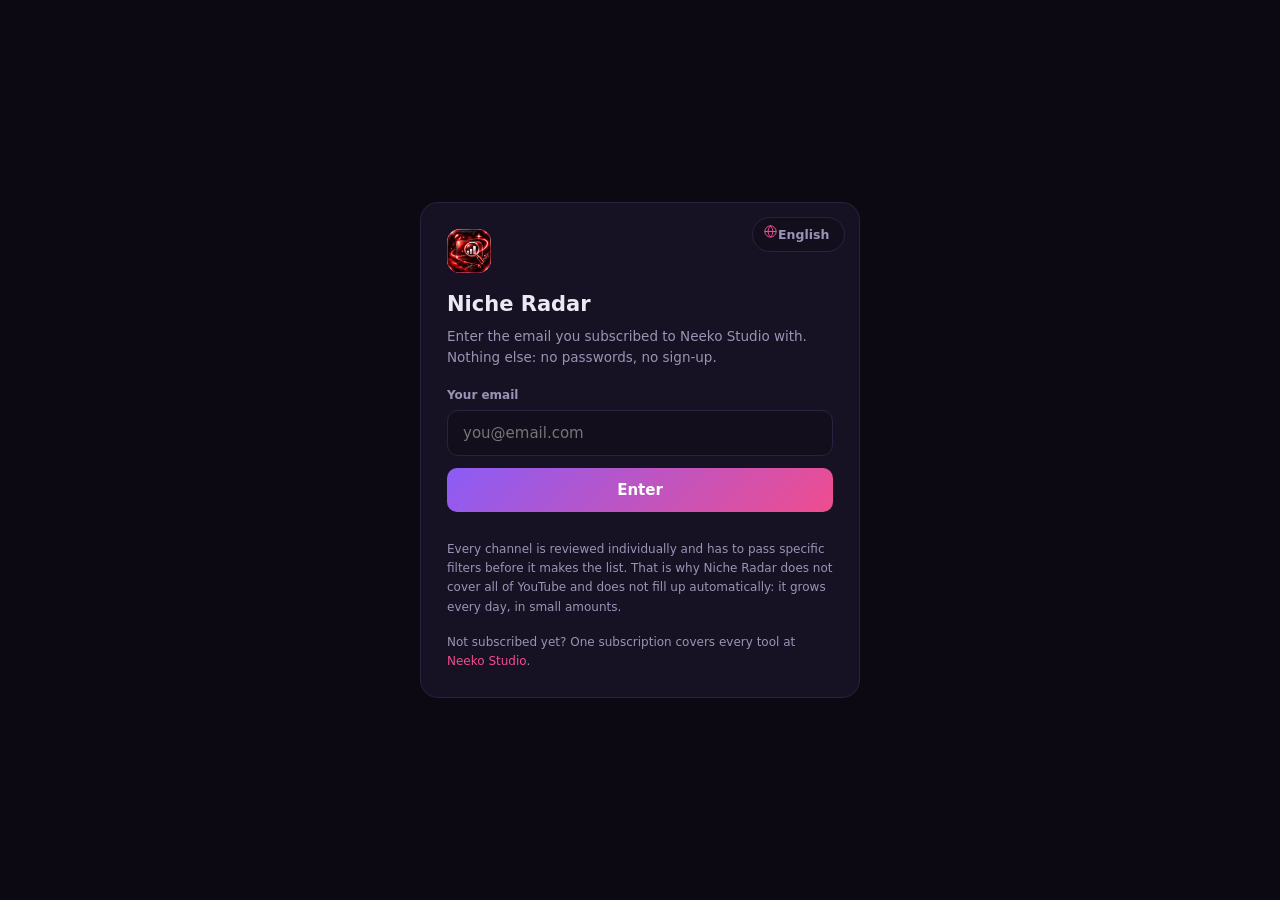
<file: niche-radar/app.html>
<!DOCTYPE html>
<html lang="es">
<head>
<meta charset="utf-8">
<meta name="viewport" content="width=device-width, initial-scale=1">
<title>Niche Radar · Encuentra nichos de YouTube antes que nadie</title>
<meta name="description" content="Niche Radar te enseña canales de YouTube recién nacidos que ya están funcionando: cuántos suscriptores tienen, cuánto publican y qué ingresos estiman. Descubre el nicho antes de que se llene.">
<meta property="og:title" content="Niche Radar · Encuentra nichos de YouTube antes que nadie">
<meta property="og:description" content="Canales nuevos, reales y ya analizados. Pon tus condiciones y mira qué está despegando ahora mismo.">
<meta property="og:type" content="website">
<link rel="icon" type="image/png" href="../icons/nicheradar.png">
<link rel="apple-touch-icon" href="../icons/nicheradar.png">
<meta property="og:image" content="https://neekostudio.app/icons/nicheradar.png">
<style>
  :root{
    --bg:#0c0913; --bg2:#120e1c; --card:#171223; --card2:#1e1830; --line:#2a2340;
    --text:#ece9f5; --muted:#9b93b5; --rosa:#EF4D8F; --morado:#8B5CF6;
    --verde:#2fbf7d; --amarillo:#e8b93a; --radio:14px;
  }
  *{box-sizing:border-box}
  html,body{margin:0;padding:0}
  body{background:var(--bg);color:var(--text);font-family:"Segoe UI",system-ui,-apple-system,Arial,sans-serif;
       font-size:15px;line-height:1.5;-webkit-font-smoothing:antialiased}
  a{color:var(--rosa);text-decoration:none}
  button{font-family:inherit;font-size:inherit;cursor:pointer}
  input,select{font-family:inherit;font-size:inherit}

  header{position:sticky;top:0;z-index:40;background:rgba(12,9,19,.96);
         border-bottom:1px solid var(--line);backdrop-filter:blur(8px)}
  .cab{max-width:1400px;margin:0 auto;padding:13px 20px;display:flex;align-items:center;gap:16px;flex-wrap:wrap}
  .marca{display:flex;align-items:center;gap:10px;font-weight:700}
  .logo{width:34px;height:34px;border-radius:10px;background:linear-gradient(135deg,var(--morado),var(--rosa));
        display:grid;place-items:center;font-size:15px;font-weight:800;color:#fff;overflow:hidden;flex-shrink:0}
  .logo img{width:100%;height:100%;object-fit:cover;display:block}
  .marca small{display:block;font-weight:400;font-size:11px;color:var(--muted);letter-spacing:.4px}
  .cab-der{margin-left:auto;font-size:12px;color:var(--muted)}
  .sel-idioma{display:inline-flex;align-items:center;gap:6px;background:var(--bg2);
    border:1px solid var(--line);color:var(--text);padding:6px 10px;border-radius:999px;cursor:pointer}
  .sel-idioma:hover,.sel-idioma:focus-within{border-color:var(--morado)}
  .sel-idioma svg{width:15px;height:15px;flex:none;color:var(--rosa)}
  .sel-idioma select{appearance:none;-webkit-appearance:none;background:transparent;border:none;
    outline:none;color:inherit;font:inherit;font-size:12.5px;font-weight:600;cursor:pointer}
  .sel-idioma select option{background:var(--card);color:var(--text)}
  .acceso .sel-idioma{position:absolute;top:14px;right:14px}
  .acceso{position:relative}
  .cab-der b{color:var(--text)}

  .zona{max-width:1400px;margin:0 auto;padding:22px 20px 60px}
  .intro{margin-bottom:18px}
  .intro h1{margin:0 0 4px;font-size:27px}
  .intro p{margin:0;color:var(--muted);font-size:14px;max-width:640px}
  .intro h1{background:linear-gradient(100deg,var(--text) 30%,#e6b9ff);-webkit-background-clip:text;
    background-clip:text;-webkit-text-fill-color:transparent}
  .pasos{display:flex;gap:10px;flex-wrap:wrap;margin-top:14px}
  .paso{display:flex;align-items:center;gap:8px;font-size:12.5px;color:var(--muted);
    background:var(--bg2);border:1px solid var(--line);border-radius:999px;padding:6px 13px 6px 6px}
  .paso>span:first-child{width:20px;height:20px;border-radius:50%;background:linear-gradient(135deg,var(--morado),var(--rosa));
    color:#fff;display:grid;place-items:center;font-size:11px;font-weight:700;flex-shrink:0}

  .btn{background:var(--card2);color:var(--text);border:1px solid var(--line);border-radius:10px;padding:9px 14px;transition:.15s}
  .btn:hover{border-color:var(--morado);background:#251d3b}
  .btn.principal{background:linear-gradient(135deg,var(--morado),var(--rosa));border:0;font-weight:600;color:#fff}
  .btn.mini{padding:6px 10px;font-size:13px;border-radius:8px}

  .buscador{display:flex;gap:10px;flex-wrap:wrap;margin-bottom:14px}
  .campo{flex:1;min-width:250px;position:relative}
  .campo input{width:100%;background:var(--card);border:1px solid var(--line);color:var(--text);
               border-radius:12px;padding:14px 16px 14px 42px;outline:none}
  .campo input:focus{border-color:var(--morado);box-shadow:0 0 0 3px rgba(139,92,246,.15)}
  .campo .lupa{position:absolute;left:15px;top:50%;transform:translateY(-50%);color:var(--muted)}

  /* ---------- candado de suscripción ---------- */
  .velo{position:fixed;inset:0;z-index:90;background:var(--bg);display:grid;place-items:center;padding:20px}
  .velo.oculto{display:none}
  .acceso{width:100%;max-width:440px;background:var(--card);border:1px solid var(--line);
    border-radius:18px;padding:26px}
  .acceso .logo{width:44px;height:44px;border-radius:13px;font-size:21px;margin-bottom:16px}
  .acceso h1{margin:0 0 6px;font-size:21px}
  .acceso p{margin:0 0 18px;color:var(--muted);font-size:13.5px;line-height:1.55}
  .acceso label{display:block;font-size:12px;font-weight:600;color:var(--muted);margin-bottom:6px}
  .acceso input{width:100%;background:var(--bg2);border:1px solid var(--line);color:var(--text);
    border-radius:11px;padding:13px 15px;outline:none}
  .acceso input:focus{border-color:var(--morado);box-shadow:0 0 0 3px rgba(139,92,246,.15)}
  .acceso .btn{width:100%;margin-top:12px;padding:13px}
  .acceso .pie{margin:16px 0 0;font-size:12px;color:var(--muted);line-height:1.6}
  .recado{margin-top:14px;border-radius:11px;padding:12px 14px;font-size:13px;line-height:1.55;display:none}
  .recado.malo{background:rgba(239,77,143,.09);border:1px solid rgba(239,77,143,.35);color:#ffc2da}
  .recado.ojo{background:rgba(232,185,58,.08);border:1px solid rgba(232,185,58,.35);color:#f0d692}
  .planes{display:grid;gap:8px;margin-top:14px}
  .plan{display:flex;align-items:center;justify-content:space-between;gap:12px;background:var(--bg2);
    border:1px solid var(--line);border-radius:12px;padding:12px 14px;transition:.15s}
  .plan:hover{border-color:var(--morado)}
  .plan b{display:block;font-size:14px;color:var(--text)}
  .plan small{color:var(--muted);font-size:12px}
  .plan .precio{font-weight:700;color:var(--rosa);white-space:nowrap}
  .cuenta{display:flex;align-items:center;gap:9px;font-size:12px;color:var(--muted)}
  .cuenta .btn{padding:4px 9px;font-size:12px;border-radius:7px}

  .nota-sel{background:rgba(139,92,246,.07);border:1px solid rgba(139,92,246,.28);
    border-radius:12px;padding:12px 14px;margin-bottom:14px;color:var(--muted);
    font-size:13px;line-height:1.6}
  .nota-sel b{color:var(--text)}
  #btnMisFav.encendido{background:rgba(239,77,143,.18);border-color:var(--rosa);color:#ffb4d2}
  .filtros{background:var(--card);border:1px solid var(--line);border-radius:var(--radio);padding:16px;margin-bottom:16px}
  .filtros h3{margin:0 0 12px;font-size:12px;text-transform:uppercase;letter-spacing:1px;color:var(--muted);font-weight:600}
  .rejilla{display:grid;grid-template-columns:repeat(auto-fit,minmax(175px,1fr));gap:12px}
  .campo-f label{display:block;font-size:12px;color:var(--muted);margin-bottom:5px}
  .campo-f input,.campo-f select{width:100%;background:var(--bg2);border:1px solid var(--line);color:var(--text);
                                 border-radius:9px;padding:9px 10px;outline:none}
  .doble{display:flex;gap:6px;align-items:center}
  .doble span{color:var(--muted);font-size:12px}
  .check{display:flex;align-items:center;gap:8px;font-size:14px;cursor:pointer;padding-top:26px}
  .check input{width:auto;accent-color:var(--rosa)}

  .barra-res{display:flex;align-items:center;gap:12px;flex-wrap:wrap;margin:18px 0 14px}
  .barra-res h2{margin:0;font-size:18px}
  .barra-res .cuenta{color:var(--muted);font-size:14px}
  .barra-res .acciones{margin-left:auto;display:flex;gap:8px;align-items:center}

  .tarjetas{display:grid;grid-template-columns:repeat(auto-fill,minmax(330px,1fr));gap:18px}
  .tj{background:var(--card);border:1px solid var(--line);border-radius:var(--radio);
      overflow:hidden;display:flex;flex-direction:column;transition:.18s}
  .tj:hover{border-color:var(--morado);transform:translateY(-2px)}
  .tj>.mini{position:relative;aspect-ratio:16/9;background:var(--bg2);overflow:hidden}
  .tj>.mini img{width:100%;height:100%;object-fit:cover;display:block}
  .tj>.mini .dur{position:absolute;right:8px;bottom:8px;background:rgba(0,0,0,.85);border-radius:5px;padding:2px 7px;font-size:12px;font-weight:600}
  .tj>.mini .vis{position:absolute;left:8px;bottom:8px;background:rgba(0,0,0,.85);border-radius:5px;padding:2px 7px;font-size:12px}
  .tj .cuerpo{padding:14px;display:flex;flex-direction:column;gap:12px;flex:1}
  .canal{display:flex;align-items:center;gap:10px}
  .canal img{width:38px;height:38px;border-radius:50%;background:var(--bg2);flex-shrink:0}
  .canal .nom{font-weight:600;line-height:1.25;overflow:hidden;text-overflow:ellipsis;white-space:nowrap}
  .canal .sub{font-size:12px;color:var(--muted);overflow:hidden;text-overflow:ellipsis;white-space:nowrap}
  .metricas{display:grid;grid-template-columns:repeat(4,1fr);gap:6px}
  .met{background:var(--bg2);border-radius:9px;padding:8px 4px;text-align:center}
  .met .v{font-weight:700;font-size:14px;line-height:1.2}
  .met .e{font-size:10px;color:var(--muted);margin-top:2px}
  .dinero{background:rgba(47,191,125,.09);border:1px solid rgba(47,191,125,.28);border-radius:10px;padding:8px 11px}
  .dinero .cifra{font-weight:700;color:var(--verde);font-size:15px}
  .dinero .det{font-size:11px;color:var(--muted);margin-top:3px}
  .etqs{display:flex;flex-wrap:wrap;gap:6px}
  .etq{font-size:11px;border-radius:999px;padding:3px 10px;background:var(--card2);border:1px solid var(--line);color:var(--muted)}
  .etq.oro{border-color:rgba(232,185,58,.45);color:var(--amarillo)}
  .etq.ok{border-color:rgba(47,191,125,.45);color:var(--verde)}
  /* Los botones van a su tamaño, no estirados: antes se hinchaban hasta
     rellenar el hueco que dejaba una tarjeta más corta que sus vecinas. */
  /* La silueta de la cuenta. El correo NO se enseña: con el correo se entra
     en la página, así que enseñarlo en pantalla es como enseñar la llave. */
  .avatar{width:30px;height:30px;flex:none;border-radius:50%;display:grid;place-items:center;
    background:var(--card2);border:1px solid var(--line);color:var(--muted)}
  .avatar svg{width:18px;height:18px}

  .pie-tj{display:flex;align-items:stretch;gap:10px;margin-top:auto;padding-top:8px}
  .pie-tj .btn.mini{flex:1 1 0;display:inline-flex;align-items:center;justify-content:center;
    line-height:1.25;text-align:center;font-size:14px;font-weight:600;padding:12px 8px;border-radius:11px}
  .pie-tj .btn.ver{background:linear-gradient(135deg,var(--morado),var(--rosa));border:0;color:#fff}
  .pie-tj .btn.ver:hover{filter:brightness(1.1)}
  .pie-tj .btn.guardado{background:rgba(239,77,143,.18);border-color:var(--rosa);color:#ffb4d2}

  .vacio{text-align:center;padding:60px 20px;color:var(--muted)}
  .vacio .ico{font-size:42px;margin-bottom:12px;opacity:.5}
  .aviso{background:var(--card);border:1px solid var(--line);border-left:3px solid var(--morado);
         border-radius:10px;padding:14px 16px;margin-bottom:16px;font-size:14px}
  .cargador{text-align:center;padding:50px 20px}
  .cargador h2{margin:0 0 6px;font-size:20px}
  .cargador p{color:var(--muted);font-size:14px;max-width:520px;margin:0 auto 18px}

  .legal{margin-top:14px;padding-top:14px;border-top:1px solid var(--line);line-height:1.65}
  .legal p{margin:0 0 7px}
  .legal a{color:#c9a7ff}
  footer{max-width:1400px;margin:0 auto;padding:26px 20px 40px;color:var(--muted);font-size:12px;border-top:1px solid var(--line)}
  @media(max-width:600px){ .metricas{grid-template-columns:repeat(2,1fr)} .cab,.zona{padding-left:14px;padding-right:14px} }
</style>
</head>
<body>

<!-- Candado: tapa la página entera hasta que el correo tenga suscripción. -->
<div class="velo" id="velo">
  <div class="acceso">
    <label class="sel-idioma" title="Idioma / Language"><svg viewBox="0 0 24 24" fill="none" aria-hidden="true"><circle cx="12" cy="12" r="9" stroke="currentColor" stroke-width="1.6"/><path d="M3 12h18M12 3c2.5 2.6 3.8 5.7 3.8 9S14.5 18.4 12 21c-2.5-2.6-3.8-5.7-3.8-9S9.5 5.6 12 3Z" stroke="currentColor" stroke-width="1.6" stroke-linecap="round" stroke-linejoin="round"/></svg><select class="elegirIdioma" id="idiomaAcceso" aria-label="Idioma / Language"><option value="es">Español</option><option value="en">English</option></select></label>
    <div class="logo"><img src="../icons/nicheradar.png" alt="Niche Radar"
         onerror="this.parentNode.textContent='◎'"></div>
    <h1>Niche Radar</h1>
    <p id="accesoTexto" data-i18n="acc_texto">Escribe el correo con el que te suscribiste a Neeko Studio. Nada más: ni contraseñas ni registro.</p>

    <div id="accesoFormulario">
      <label for="correo" data-i18n="acc_label">Tu correo</label>
      <input type="email" id="correo" placeholder="tu@correo.com" data-i18n-ph="acc_ph" autocomplete="email" spellcheck="false">
      <button class="btn principal" id="btnEntrar" data-i18n="acc_entrar">Entrar</button>
    </div>

    <div class="recado" id="recado"></div>
    <div class="planes" id="planes"></div>

    <p class="pie" style="margin-top:14px" data-i18n="nota_sel">Los canales se revisan individualmente y pasan por filtros concretos antes de entrar en la lista. Por eso Niche Radar no incluye todo YouTube ni se llena en automático: crece cada día, en cantidades pequeñas.</p>
    <p class="pie" data-i18n="acc_pie">¿Aún no tienes suscripción? Con una sola pagas todas las herramientas de <a href="/" target="_blank" rel="noopener">Neeko Studio</a>.</p>
  </div>
</div>

<header>
  <div class="cab">
    <div class="marca">
      <div class="logo"><img src="../icons/nicheradar.png" alt="Niche Radar"
           onerror="this.parentNode.textContent='◎'"></div>
      <div>Niche Radar<small data-i18n="por_neeko">POR NEEKO STUDIO</small></div>
    </div>
    <div class="cab-der" id="sello"></div>
    <label class="sel-idioma" title="Idioma / Language"><svg viewBox="0 0 24 24" fill="none" aria-hidden="true"><circle cx="12" cy="12" r="9" stroke="currentColor" stroke-width="1.6"/><path d="M3 12h18M12 3c2.5 2.6 3.8 5.7 3.8 9S14.5 18.4 12 21c-2.5-2.6-3.8-5.7-3.8-9S9.5 5.6 12 3Z" stroke="currentColor" stroke-width="1.6" stroke-linecap="round" stroke-linejoin="round"/></svg><select class="elegirIdioma" id="idiomaCab" aria-label="Idioma / Language"><option value="es">Español</option><option value="en">English</option></select></label>
    <div class="cuenta" id="cuenta" style="display:none">
      <button class="btn" id="btnMisFav" data-i18n-title="fav_title" title="Los canales que has guardado. Van con tu cuenta: los tienes también en el móvil.">★ Mis guardados</button>
      <span class="avatar" id="cuentaCorreo" aria-hidden="true"><svg viewBox="0 0 24 24" fill="none"><circle cx="12" cy="8.5" r="3.6" stroke="currentColor" stroke-width="1.7"/><path d="M4.8 19.5c0-3.3 3.2-5.6 7.2-5.6s7.2 2.3 7.2 5.6" stroke="currentColor" stroke-width="1.7" stroke-linecap="round"/></svg></span>
      <button class="btn" id="btnSalir" data-i18n="salir">Salir</button>
    </div>
  </div>
</header>

<div class="zona">
  <div class="intro">
    <h1 data-i18n="hero_h1">El nicho, antes de que se llene</h1>
    <p data-i18n="hero_p">Canales de YouTube recién nacidos que ya están funcionando. Reales, revisados individualmente y analizados con datos. Pon tus condiciones y mira qué está despegando ahora mismo.</p>
    <div class="pasos">
      <div class="paso"><span>1</span> <span data-i18n="paso1">Dices qué buscas: tamaño, cuánto llevan publicando e idioma.</span></div>
      <div class="paso"><span>2</span> <span data-i18n="paso2">Te salen los canales que lo cumplen, con sus números.</span></div>
      <div class="paso"><span>3</span> <span data-i18n="paso3">Guardas los que te interesen y te los llevas.</span></div>
    </div>
  </div>

  <div id="contenido"></div>
</div>

<footer>
  <span data-i18n="pie_1"><b>Niche Radar</b> · una herramienta de Neeko Studio.<br>
  Los ingresos son una <b>estimación</b> con rangos de RPM por temática y país; no son datos reales del canal.
  «Cumple los mínimos» quiere decir que pasa de 1.000 suscriptores y 4.000 horas estimadas al año; no confirma que el canal esté monetizado.</span>

  <div class="legal">
    <p data-i18n="legal_1"><b>Datos de YouTube.</b> Los datos de canales y vídeos que ves aquí proceden de <b>YouTube</b>, obtenidos mediante los YouTube API Services. Esta herramienta no está afiliada a YouTube ni a Google.</p>
    <p data-i18n="legal_2">Al usar esta herramienta aceptas quedar vinculado por los <a href="https://www.youtube.com/t/terms" target="_blank" rel="noopener">Términos del Servicio de YouTube</a>. El tratamiento de datos por parte de Google se rige por la <a href="http://www.google.com/policies/privacy" target="_blank" rel="noopener">Política de Privacidad de Google</a>.</p>
    <p data-i18n="legal_3">Los datos de YouTube que se guardan se refrescan o se eliminan como máximo a los <b>30 días</b>, conforme a las políticas para desarrolladores de los YouTube API Services. Si quieres que eliminemos datos tuyos, escríbenos y lo haremos en un plazo máximo de 7 días.</p>
  </div>
</footer>

<input type="file" id="ficheroBase" accept=".json" style="display:none">

<script>
/* ===================== DOS IDIOMAS =====================
 *
 *  Todo el texto que lee el cliente vive aquí, en español y en inglés. El
 *  texto fijo de la página lleva data-i18n y se cambia solo; el que se
 *  genera con código pide su frase con t('clave').
 *
 *  Al entrar se usa el idioma del navegador, y si la persona elige otro se
 *  recuerda en este navegador para la próxima vez.
 */
const T = {
  es: {
    acc_texto:'Escribe el correo con el que te suscribiste a Neeko Studio. Nada más: ni contraseñas ni registro.',
    acc_label:'Tu correo', acc_ph:'tu@correo.com', acc_entrar:'Entrar', acc_comprobando:'Comprobando…',
    acc_pie:'¿Aún no tienes suscripción? Con una sola pagas todas las herramientas de <a href="/" target="_blank" rel="noopener">Neeko Studio</a>.',
    nota_sel:'Los canales se revisan individualmente y pasan por filtros concretos antes de entrar en la lista. Por eso Niche Radar no incluye todo YouTube ni se llena en automático: crece cada día, en cantidades pequeñas.',
    por_neeko:'POR NEEKO STUDIO', salir:'Salir',
    cuenta_de_quien:'Tu cuenta ({correo})',
    fav_title:'Los canales que has guardado. Van con tu cuenta: los tienes también en el móvil.',
    fav_btn:'★ Mis guardados', fav_titulo:'Mis guardados',
    fav_vacio:'Todavía no has guardado ningún canal.',
    fav_vacio_2:'Cuando encuentres uno que te interese, dale a <b>Guardar</b> y lo tendrás siempre aquí.',
    hero_h1:'El nicho, antes de que se llene',
    hero_p:'Canales de YouTube recién nacidos que ya están funcionando. Reales, revisados individualmente y analizados con datos. Pon tus condiciones y mira qué está despegando ahora mismo.',
    paso1:'Dices qué buscas: tamaño, cuánto llevan publicando e idioma.',
    paso2:'Te salen los canales que lo cumplen, con sus números.',
    paso3:'Guardas los que te interesen y te los llevas.',
    f_titulo:'FILTROS', f_subs:'Suscriptores', f_min:'Mínimo', f_max:'Máximo',
    f_primera:'Primera subida del canal', f_cualquiera:'Cualquiera',
    f_1mes:'Hace menos de 1 mes', f_2meses:'Hace menos de 2 meses', f_3meses:'Hace menos de 3 meses',
    f_4meses:'Hace menos de 4 meses', f_6meses:'Hace menos de 6 meses', f_1ano:'Hace menos de 1 año',
    f_idioma:'Idioma', f_todos_idiomas:'Todos los que hay',
    f_orden:'Ordenar por', o_azar:'Aleatorio',
    o_tiempo_asc:'Menos tiempo publicando', o_tiempo_desc:'Más tiempo publicando',
    o_subs_asc:'Menos suscriptores', o_subs_desc:'Más suscriptores',
    o_vistas_asc:'Menos visitas al mes', o_vistas_desc:'Más visitas al mes',
    btn_buscar:'Buscar nichos', btn_limpiar:'Limpiar filtros',
    res_titulo:'Canales', res_vacio:'Ningún canal cumple esas condiciones.',
    res_vacio_2:'Prueba a aflojar los filtros.',
    res_vacio_fav:'Prueba a aflojar los filtros. Los que ya has guardado no salen aquí: están en <b>Mis guardados</b>.',
    inicio_1:'Pon tus condiciones arriba y pulsa <b>Buscar nichos</b>.',
    inicio_2:'Hay {n} canales esperando.',
    tope:'Se muestran los 300 primeros de {n}. Afina los filtros para ver el resto.',
    canales:'canales', idiomas:'idiomas', al_dia_el:'al día el', vista_previa:'vista previa',
    cuenta_de:'{a} de {b} canales', cuenta_fav_1:'{n} canal guardado', cuenta_fav:'{n} canales guardados',
    ocultos_1:'{n} guardado, que no se repite aquí', ocultos:'{n} guardados, que no se repiten aquí',
    cargando_h:'Estamos rastreando',
    cargando_p:'Niche Radar se actualiza con canales nuevos cada semana. La tanda de esta semana está en marcha; vuelve en un rato y tendrás la lista al día.',
    cargar_mano:'Cargar una base a mano',
    tj_vis:'visualizaciones', tj_vps:'vistas por suscriptor', tj_subs:'Subs',
    tj_vistas:'Vistas típicas', tj_videos:'Vídeos', tj_desde:'Publicando desde',
    tj_al_mes:'al mes', tj_vistas_mes:'vistas/mes', tj_videos_mes:'vídeos/mes',
    tj_vistas_aprox:'{n} vistas/mes aprox.', tj_rpm_nicho:'RPM del nicho', tj_vistas_totales:'vistas totales',
    tj_nuevo:'Canal nuevo', tj_minimos:'Cumple los mínimos',
    tj_minimos_t:'Pasa de 1.000 suscriptores y sus horas estimadas llegan a 4.000. No confirma que esté monetizado.',
    tj_ver:'Ver canal', tj_guardar:'Guardar', tj_guardado:'Guardado',
    ant_dias:'días', ant_sem:'sem.', ant_meses:'meses', ant_anos:'años',
    err_mal_correo:'Ese correo no parece estar bien escrito.',
    err_sin_sus:'Ese correo no tiene una suscripción activa. Si acabas de pagar, dale un minuto y vuelve a probar; si pagaste con otro correo, prueba con ese.',
    err_servidor:'No he podido comprobar tu suscripción ahora mismo. No es cosa tuya: vuelve a intentarlo en un minuto.',
    err_fichero:'Ese fichero no tiene canales dentro.', err_leer:'No he podido leer el fichero: ',
    plan_mes:'Mensual', plan_mes_n:'Cancela cuando quieras',
    plan_tri:'Trimestral', plan_tri_n:'Tres meses, sale a 7,30 €/mes',
    plan_ano:'Anual', plan_ano_n:'Un año, sale a 6,66 €/mes',
    pie_1:'<b>Niche Radar</b> · una herramienta de Neeko Studio.<br>Los ingresos son una <b>estimación</b> con rangos de RPM por temática y país; no son datos reales del canal. «Cumple los mínimos» quiere decir que pasa de 1.000 suscriptores y 4.000 horas estimadas al año; no confirma que el canal esté monetizado.',
    legal_1:'<b>Datos de YouTube.</b> Los datos de canales y vídeos que ves aquí proceden de <b>YouTube</b>, obtenidos mediante los YouTube API Services. Esta herramienta no está afiliada a YouTube ni a Google.',
    legal_2:'Al usar esta herramienta aceptas quedar vinculado por los <a href="https://www.youtube.com/t/terms" target="_blank" rel="noopener">Términos del Servicio de YouTube</a>. El tratamiento de datos por parte de Google se rige por la <a href="http://www.google.com/policies/privacy" target="_blank" rel="noopener">Política de Privacidad de Google</a>.',
    legal_3:'Los datos de YouTube que se guardan se refrescan o se eliminan como máximo a los <b>30 días</b>, conforme a las políticas para desarrolladores de los YouTube API Services. Si quieres que eliminemos datos tuyos, escríbenos y lo haremos en un plazo máximo de 7 días.'
  },
  en: {
    acc_texto:'Enter the email you subscribed to Neeko Studio with. Nothing else: no passwords, no sign-up.',
    acc_label:'Your email', acc_ph:'you@email.com', acc_entrar:'Enter', acc_comprobando:'Checking…',
    acc_pie:'Not subscribed yet? One subscription covers every tool at <a href="/" target="_blank" rel="noopener">Neeko Studio</a>.',
    nota_sel:'Every channel is reviewed individually and has to pass specific filters before it makes the list. That is why Niche Radar does not cover all of YouTube and does not fill up automatically: it grows every day, in small amounts.',
    por_neeko:'BY NEEKO STUDIO', salir:'Sign out',
    cuenta_de_quien:'Your account ({correo})',
    fav_title:'The channels you saved. They travel with your account, so you have them on your phone too.',
    fav_btn:'★ My saved', fav_titulo:'My saved channels',
    fav_vacio:'You have not saved any channel yet.',
    fav_vacio_2:'When you find one you like, hit <b>Save</b> and it will always be here.',
    hero_h1:'The niche, before it fills up',
    hero_p:'Brand-new YouTube channels that are already working. Real ones, reviewed individually and analysed with data. Set your conditions and see what is taking off right now.',
    paso1:'You say what you want: size, how long they have been publishing, language.',
    paso2:'You get the channels that match, with their numbers.',
    paso3:'You save the ones you like and take them with you.',
    f_titulo:'FILTERS', f_subs:'Subscribers', f_min:'Minimum', f_max:'Maximum',
    f_primera:'First upload of the channel', f_cualquiera:'Any',
    f_1mes:'Less than 1 month ago', f_2meses:'Less than 2 months ago', f_3meses:'Less than 3 months ago',
    f_4meses:'Less than 4 months ago', f_6meses:'Less than 6 months ago', f_1ano:'Less than 1 year ago',
    f_idioma:'Language', f_todos_idiomas:'All available',
    f_orden:'Sort by', o_azar:'Random',
    o_tiempo_asc:'Publishing for less time', o_tiempo_desc:'Publishing for longer',
    o_subs_asc:'Fewer subscribers', o_subs_desc:'More subscribers',
    o_vistas_asc:'Fewer views per month', o_vistas_desc:'More views per month',
    btn_buscar:'Find niches', btn_limpiar:'Clear filters',
    res_titulo:'Channels', res_vacio:'No channel matches those conditions.',
    res_vacio_2:'Try loosening the filters.',
    res_vacio_fav:'Try loosening the filters. The ones you already saved are not shown here: they are in <b>My saved</b>.',
    inicio_1:'Set your conditions above and hit <b>Find niches</b>.',
    inicio_2:'{n} channels are waiting.',
    tope:'Showing the first 300 of {n}. Narrow the filters to see the rest.',
    canales:'channels', idiomas:'languages', al_dia_el:'updated', vista_previa:'preview',
    cuenta_de:'{a} of {b} channels', cuenta_fav_1:'{n} saved channel', cuenta_fav:'{n} saved channels',
    ocultos_1:'{n} saved, not repeated here', ocultos:'{n} saved, not repeated here',
    cargando_h:'We are scouting',
    cargando_p:'Niche Radar gets new channels every week. This week\u2019s batch is on its way; come back in a while and the list will be up to date.',
    cargar_mano:'Load a file manually',
    tj_vis:'views', tj_vps:'views per subscriber', tj_subs:'Subs',
    tj_vistas:'Typical views', tj_videos:'Videos', tj_desde:'Publishing for',
    tj_al_mes:'per month', tj_vistas_mes:'views/mo', tj_videos_mes:'videos/mo',
    tj_vistas_aprox:'{n} views/mo approx.', tj_rpm_nicho:'Niche RPM', tj_vistas_totales:'total views',
    tj_nuevo:'New channel', tj_minimos:'Meets the minimums',
    tj_minimos_t:'Over 1,000 subscribers and estimated watch hours reaching 4,000. It does not confirm the channel is monetised.',
    tj_ver:'View channel', tj_guardar:'Save', tj_guardado:'Saved',
    ant_dias:'days', ant_sem:'wks', ant_meses:'months', ant_anos:'years',
    err_mal_correo:'That email does not look right.',
    err_sin_sus:'That email has no active subscription. If you just paid, give it a minute and try again; if you paid with a different email, try that one.',
    err_servidor:'I could not check your subscription right now. It is not you: try again in a minute.',
    err_fichero:'That file has no channels in it.', err_leer:'I could not read the file: ',
    plan_mes:'Monthly', plan_mes_n:'Cancel anytime',
    plan_tri:'Quarterly', plan_tri_n:'Three months, works out at 7.30 €/mo',
    plan_ano:'Yearly', plan_ano_n:'One year, works out at 6.66 €/mo',
    pie_1:'<b>Niche Radar</b> · a Neeko Studio tool.<br>Earnings are an <b>estimate</b> based on RPM ranges by topic and country; they are not the channel\u2019s real figures. \u201CMeets the minimums\u201D means it is over 1,000 subscribers and 4,000 estimated watch hours a year; it does not confirm the channel is monetised.',
    legal_1:'<b>YouTube data.</b> The channel and video data you see here comes from <b>YouTube</b>, obtained through the YouTube API Services. This tool is not affiliated with YouTube or Google.',
    legal_2:'By using this tool you agree to be bound by the <a href="https://www.youtube.com/t/terms" target="_blank" rel="noopener">YouTube Terms of Service</a>. Google\u2019s handling of data is governed by the <a href="http://www.google.com/policies/privacy" target="_blank" rel="noopener">Google Privacy Policy</a>.',
    legal_3:'Stored YouTube data is refreshed or deleted within <b>30 days</b> at most, in line with the YouTube API Services Developer Policies. If you want your data removed, write to us and we will do it within 7 days.'
  }
};

function idiomaDeSalida(){
  try{
    const guardado = localStorage.getItem('nr_idioma');
    if(guardado && T[guardado]) return guardado;
  }catch(e){}
  return (navigator.language||'es').toLowerCase().startsWith('en') ? 'en' : 'es';
}
let IDIOMA = idiomaDeSalida();

/** Una frase. {n}, {a} y {b} se sustituyen por lo que se le pase. */
function t(clave, datos){
  let frase = (T[IDIOMA] && T[IDIOMA][clave] !== undefined) ? T[IDIOMA][clave] : (T.es[clave] || clave);
  if(datos) for(const k in datos) frase = frase.split('{'+k+'}').join(datos[k]);
  return frase;
}
/** El formato de números y fechas de cada idioma. */
function local(){ return IDIOMA === 'en' ? 'en-US' : 'es-ES'; }
function num(n){ return Number(n||0).toLocaleString(local()); }

let BASE = [];
/* El rincón de guardados. Cuando está encendido se enseñan SOLO los canales
   guardados, sin que los filtros de arriba los escondan. */
let MODO_FAV = false;
let FAVORITOS = [];
try{ FAVORITOS = JSON.parse(localStorage.getItem('neeko_pub_fav')||'[]'); }catch(e){ FAVORITOS = []; }

/* Los guardados viven en dos sitios a la vez: en este navegador, para que
   la pantalla responda al instante y siga funcionando sin conexión, y en
   la cuenta del cliente en el servidor, para que los tenga también en el
   móvil y no los pierda si limpia el navegador. Esta función escribe en
   los dos. */
function guardarFavoritos(){
  try{ localStorage.setItem('neeko_pub_fav', JSON.stringify(FAVORITOS)); }catch(e){}
  if(typeof subirFavoritos === 'function') subirFavoritos();
}

const CATEGORIAS = {
  es:{ 1:'Cine y animación', 2:'Motor', 10:'Música', 15:'Animales', 17:'Deportes',
    19:'Viajes', 20:'Videojuegos', 22:'Gente y blogs', 23:'Humor', 24:'Entretenimiento',
    25:'Noticias', 26:'Tutoriales y estilo', 27:'Educación', 28:'Ciencia y tecnología', 29:'Solidario' },
  en:{ 1:'Film & animation', 2:'Autos', 10:'Music', 15:'Pets & animals', 17:'Sports',
    19:'Travel', 20:'Gaming', 22:'People & blogs', 23:'Comedy', 24:'Entertainment',
    25:'News', 26:'Howto & style', 27:'Education', 28:'Science & tech', 29:'Nonprofits' }
};
function nombreCategoria(id){ return (CATEGORIAS[IDIOMA]||CATEGORIAS.es)[id]; }

function corto(n){
  if(!isFinite(n)) return '—';
  if(n>=1e9) return (n/1e9).toFixed(1).replace('.0','')+'B';
  if(n>=1e6) return (n/1e6).toFixed(1).replace('.0','')+'M';
  if(n>=1e3) return (n/1e3).toFixed(1).replace('.0','')+'K';
  return String(Math.round(n));
}
function reloj(seg){
  seg = seg||0;
  const h=Math.floor(seg/3600), m=Math.floor((seg%3600)/60), s=seg%60;
  const dd=x=>String(x).padStart(2,'0');
  return h? h+':'+dd(m)+':'+dd(s) : m+':'+dd(s);
}
/** Recalcula los días desde la fecha guardada, para que el dato no envejezca mal. */
function diasPub(c){
  if(c.primeraSubida){
    const t = new Date(c.primeraSubida).getTime();
    if(isFinite(t)) return Math.max(0, Math.floor((Date.now()-t)/86400000));
  }
  return c.diasPublicando !== undefined ? c.diasPublicando : (c.antiguedadDias||0);
}

function textoAnt(d){
  if(d===undefined||d===null) return '—';
  if(d<14) return d+' '+t('ant_dias');
  if(d<60) return Math.round(d/7)+' '+t('ant_sem');
  if(d<730) return Math.round(d/30)+' '+t('ant_meses');
  return (d/365).toFixed(1).replace('.0','')+' '+t('ant_anos');
}
function escapar(s){
  return String(s).replace(/[&<>"']/g,c=>({'&':'&amp;','<':'&lt;','>':'&gt;','"':'&quot;',"'":'&#39;'}[c]));
}

// ---------- de dónde salen los datos ----------
// La lista no viaja en un fichero suelto dentro de la web: la sirve el
// servidor de licencias y solo contesta a un correo con suscripción activa.
// Quien no paga recibe un 403 y ni un dato.
//
// Si el servidor no contesta (se cae, o está dormido), se usa la última
// copia que quedó guardada en este navegador, igual que con los días de
// gracia de la licencia: quien paga no se queda sin su lista porque se
// caiga un servidor.
const SERVIDOR_BASE = 'https://servidor-licencias-production.up.railway.app/nichos/base';
const COPIA_BASE = 'neeko_nichos_copia';

async function pedirBase(correo){
  const r = await fetch(SERVIDOR_BASE + '?email=' + encodeURIComponent(correo), {cache:'no-store'});
  if(!r.ok) throw new Error('sin base');
  return r.json();
}

async function arrancar(){
  let d = null;
  const correo = String(CORREO_ACTUAL || '').trim().toLowerCase();
  if(correo){
    try{
      d = await pedirBase(correo);
      try{ localStorage.setItem(COPIA_BASE, JSON.stringify(d)); }catch(e){}
    }catch(e){
      // sin conexión o servidor dormido: la última copia que haya
      try{ const g = localStorage.getItem(COPIA_BASE); if(g) d = JSON.parse(g); }catch(e2){}
    }
  }
  try{
    if(!d) throw new Error('sin base');
    BASE = Array.isArray(d) ? d : (d.canales||[]);
    META = { total: BASE.length, idiomas: new Set(BASE.map(c=>c.idiomaCanal).filter(Boolean)).size,
             actualizado: d.actualizado || '', previa: false };
    pintarSello();
    montarBuscador();
  }catch(e){
    montarCargador();
  }
}

let META = { total:0, idiomas:0, actualizado:'', previa:false };
function pintarSello(){
  const sello = document.getElementById('sello');
  if(!sello) return;
  if(!META.total){ sello.innerHTML = ''; return; }
  sello.innerHTML = '<b>'+num(META.total)+'</b> '+t('canales') +
    (META.previa ? ' · '+t('vista_previa') : '') +
    (META.idiomas>1 ? ' · '+META.idiomas+' '+t('idiomas') : '') +
    (META.actualizado ? ' · '+t('al_dia_el')+' '+new Date(META.actualizado).toLocaleDateString(local()) : '');
}

function montarCargador(){
  // Lo que ve un cliente si la base todavía no está subida: un mensaje digno,
  // no un cacharro de pruebas. El cargador queda discreto abajo, para Aida.
  document.getElementById('contenido').innerHTML =
    '<div class="cargador"><div class="vacio" style="padding:20px"><div class="ico">◎</div></div>'+
    '<h2 data-i18n="cargando_h">'+t('cargando_h')+'</h2>'+
    '<p data-i18n="cargando_p">'+t('cargando_p')+'</p>'+
    '<button class="btn mini" id="btnCargar" data-i18n="cargar_mano" style="margin-top:6px;opacity:.5">'+t('cargar_mano')+'</button></div>';
  document.getElementById('btnCargar').onclick = () => document.getElementById('ficheroBase').click();
}

document.getElementById('ficheroBase').onchange = function(){
  const f = this.files && this.files[0];
  if(!f) return;
  const lector = new FileReader();
  lector.onload = () => {
    try{
      const d = JSON.parse(lector.result);
      BASE = Array.isArray(d) ? d : (d.canales||[]);
      if(!BASE.length){ alert(t('err_fichero')); return; }
      META = { total: BASE.length, idiomas:0, actualizado:'', previa:true };
      pintarSello();
      montarBuscador();
    }catch(e){ alert(t('err_leer')+e.message); }
  };
  lector.readAsText(f);
  this.value='';
};

// Los desplegables se construyen con lo que HAY en los datos, no con una lista
// fija. Si no se han rastreado canales en japonés, el japonés no aparece: así
// nadie elige una opción que no le va a devolver nada.
const IDIOMAS_EN = {es:'Spanish', en:'English', pt:'Portuguese', fr:'French', de:'German',
  it:'Italian', nl:'Dutch', pl:'Polish', ru:'Russian', ja:'Japanese', ko:'Korean',
  zh:'Chinese', ar:'Arabic', hi:'Hindi', id:'Indonesian', tr:'Turkish', vi:'Vietnamese',
  th:'Thai', sv:'Swedish', ro:'Romanian', da:'Danish', no:'Norwegian', fi:'Finnish',
  cs:'Czech', hr:'Croatian', el:'Greek', he:'Hebrew', uk:'Ukrainian', hu:'Hungarian',
  bn:'Bengali', fa:'Persian', ms:'Malay', ta:'Tamil', ur:'Urdu'};

const NOMBRE_IDIOMA = {es:'Español', en:'Inglés', pt:'Portugués', fr:'Francés', de:'Alemán',
  it:'Italiano', nl:'Neerlandés', pl:'Polaco', ru:'Ruso', ja:'Japonés', ko:'Coreano',
  zh:'Chino', ar:'Árabe', hi:'Hindi', id:'Indonesio', tr:'Turco', vi:'Vietnamita',
  th:'Tailandés', sv:'Sueco', ro:'Rumano', da:'Danés', no:'Noruego', fi:'Finés',
  cs:'Checo', hr:'Croata', el:'Griego', he:'Hebreo', uk:'Ucraniano', hu:'Húngaro',
  bn:'Bengalí', fa:'Persa', ms:'Malayo', ta:'Tamil', ur:'Urdu'};

/** Cuenta cuántos canales hay por cada valor y devuelve las opciones ordenadas
 *  de más a menos, con el número al lado. Lo que no existe, no sale. */
function opcionesDe(lista, sacar, nombrar){
  const cuenta = {};
  lista.forEach(c => { const v = sacar(c); if(v) cuenta[v] = (cuenta[v]||0) + 1; });
  return Object.entries(cuenta)
    .sort((a,b) => b[1]-a[1])
    .map(([v,n]) => '<option value="'+escapar(v)+'">'+
         escapar(nombrar ? nombrar(v) : v)+' ('+n.toLocaleString('es-ES')+')</option>')
    .join('');
}

/** El desplegable de idiomas se construye con lo que hay en los datos, y sus
 *  nombres cambian con el idioma de la página. Se conserva lo que tuviera
 *  elegido para no deshacerle la búsqueda. */
function rellenarIdiomas(){
  const sel = document.getElementById('idioma');
  if(!sel) return;
  const antes = sel.value;
  const nombre = v => (IDIOMA === 'en' ? (IDIOMAS_EN[v] || v.toUpperCase())
                                       : (NOMBRE_IDIOMA[v] || v.toUpperCase()));
  sel.innerHTML = '<option value="">'+t('f_todos_idiomas')+'</option>' +
    opcionesDe(BASE, c=>c.idiomaCanal, nombre);
  sel.value = antes;
}

function montarBuscador(){
  document.getElementById('contenido').innerHTML = `
    <div class="nota-sel" data-i18n="nota_sel">${t('nota_sel')}</div>
    <div class="filtros">
      <h3 data-i18n="f_titulo">${t('f_titulo')}</h3>
      <div class="rejilla">
        <div class="campo-f"><label data-i18n="f_subs">${t('f_subs')}</label>
          <div class="doble"><input type="number" id="subsMin" data-i18n-ph="f_min" placeholder="${t('f_min')}"><span>a</span><input type="number" id="subsMax" data-i18n-ph="f_max" placeholder="${t('f_max')}"></div>
        </div>
        <div class="campo-f"><label data-i18n="f_primera">${t('f_primera')}</label>
          <select id="primera">
            <option value="0" data-i18n="f_cualquiera">${t('f_cualquiera')}</option>
            <option value="30" data-i18n="f_1mes">${t('f_1mes')}</option>
            <option value="60" data-i18n="f_2meses">${t('f_2meses')}</option>
            <option value="90" data-i18n="f_3meses">${t('f_3meses')}</option>
            <option value="120" data-i18n="f_4meses">${t('f_4meses')}</option>
            <option value="180" data-i18n="f_6meses">${t('f_6meses')}</option>
            <option value="365" data-i18n="f_1ano">${t('f_1ano')}</option>
          </select>
        </div>
        <div class="campo-f"><label data-i18n="f_idioma">${t('f_idioma')}</label>
          <select id="idioma"></select>
        </div>
        <div class="campo-f"><label data-i18n="f_orden">${t('f_orden')}</label>
          <select id="orden">
            <option value="azar" selected data-i18n="o_azar">${t('o_azar')}</option>
            <option value="tiempo_asc" data-i18n="o_tiempo_asc">${t('o_tiempo_asc')}</option>
            <option value="tiempo_desc" data-i18n="o_tiempo_desc">${t('o_tiempo_desc')}</option>
            <option value="subs_asc" data-i18n="o_subs_asc">${t('o_subs_asc')}</option>
            <option value="subs_desc" data-i18n="o_subs_desc">${t('o_subs_desc')}</option>
            <option value="vistas_asc" data-i18n="o_vistas_asc">${t('o_vistas_asc')}</option>
            <option value="vistas_desc" data-i18n="o_vistas_desc">${t('o_vistas_desc')}</option>
          </select>
        </div>
      </div>
    </div>
    <div id="accionesBusqueda" style="display:flex;gap:10px;flex-wrap:wrap;margin-bottom:6px">
      <button class="btn principal" id="btnBuscar" data-i18n="btn_buscar" style="padding:12px 28px;font-size:16px">${t('btn_buscar')}</button>
      <button class="btn" id="btnLimpiar" data-i18n="btn_limpiar">${t('btn_limpiar')}</button>
    </div>
    <div class="barra-res" id="barraRes" style="display:none">
      <h2 id="titulo">${t('res_titulo')}</h2>
      <span class="cuenta" id="cuentaRes"></span>
    </div>
    <div id="lista"><div class="vacio"><div class="ico">◎</div>
      <div data-i18n="inicio_1">${t('inicio_1')}</div>
      <div style="margin-top:6px;font-size:13px" data-i18n-n="inicio_2">${t('inicio_2',{n:num(BASE.length)})}</div></div></div>`;

  rellenarIdiomas();

  // Solo se busca cuando el usuario lo pide; después, cambiar un filtro sí refresca.
  let buscado = false;
  const refrescar = () => { if(buscado) pintar(); };
  ['subsMin','subsMax'].forEach(id=>{
    document.getElementById(id).addEventListener('input', refrescar);
  });
  ['primera','idioma','orden'].forEach(id=>{
    document.getElementById(id).addEventListener('change', refrescar);
  });
  document.getElementById('btnBuscar').onclick = () => { buscado = true; pintar(); };
  document.getElementById('btnLimpiar').onclick = () => {
    ['subsMin','subsMax'].forEach(id=>document.getElementById(id).value='');
    ['primera','idioma'].forEach(id=>document.getElementById(id).selectedIndex=0);
    refrescar();
  };
}

function filtrar(){
  // En el rincón de guardados no manda ningún filtro: salen todos los suyos.
  if(MODO_FAV) return BASE.filter(c => FAVORITOS.includes(c.id));
  // Y fuera de él, lo que ya está guardado no vuelve a salir: la lista
  // principal es lo que queda por mirar.
  const v = id => { const x = parseFloat(document.getElementById(id).value); return isFinite(x)?x:0; };
  const subsMin=v('subsMin'), subsMax=v('subsMax');
  const primera = parseInt(document.getElementById('primera').value,10)||0;
  const idioma = document.getElementById('idioma').value;

  return BASE.filter(c=>{
    if(FAVORITOS.includes(c.id)) return false;
    if(subsMin && c.subs < subsMin) return false;
    if(subsMax && c.subs > subsMax) return false;
    if(primera && !(diasPub(c) <= primera)) return false;
    if(idioma && c.idiomaCanal !== idioma) return false;
    return true;
  });
}

/** El número de guardados, siempre visible en el botón de la cabecera. */
function pintarCuentaFav(){
  const b = document.getElementById('btnMisFav');
  if(!b) return;
  b.textContent = FAVORITOS.length ? t('fav_btn') + ' (' + FAVORITOS.length + ')' : t('fav_btn');
  b.classList.toggle('encendido', MODO_FAV);
}

/** Entra o sale del rincón de guardados. Mientras está dentro se quitan de en
 *  medio los filtros: lo que quiere ver es su lista, no buscar otra cosa. */
function verGuardados(){
  if(!document.getElementById('lista')) return;   // la base aún no ha cargado
  MODO_FAV = !MODO_FAV;
  const esconder = MODO_FAV ? 'none' : '';
  const f = document.querySelector('.filtros');
  const a = document.getElementById('accionesBusqueda');
  const n = document.querySelector('.nota-sel');
  if(f) f.style.display = esconder;
  if(a) a.style.display = esconder;
  if(n) n.style.display = esconder;
  pintarCuentaFav();
  pintar();
  window.scrollTo({top:0, behavior:'smooth'});
}

/* ---------- Orden al azar ----------
 *  Si la lista sale siempre en el mismo orden, todo el mundo ve los mismos
 *  canales arriba y los de abajo no los mira nadie. Por eso el orden normal
 *  es al azar.
 *
 *  La semilla se saca una sola vez al abrir la página: el orden cambia en
 *  cada visita, pero no se vuelve a barajar al tocar un filtro (eso marearía
 *  y harías perder de vista un canal que estabas mirando).
 */
const SEMILLA = Math.floor(Math.random() * 4294967296);
function numeroDeId(id){
  // Mezcla sencilla y estable: el mismo id con la misma semilla da el mismo
  // número, así que el orden no baila mientras navegas.
  let h = SEMILLA ^ 0x9e3779b9;
  for(let i = 0; i < id.length; i++){
    h ^= id.charCodeAt(i);
    h = Math.imul(h, 0x01000193) >>> 0;
  }
  return h >>> 0;
}

function pintar(){
  const lista = filtrar();
  const modo = document.getElementById('orden').value;
  const vistasMes = c => (c.ingresos && c.ingresos.vistasMes) || 0;
  const ord = {
    azar:(a,b)=>numeroDeId(a.id)-numeroDeId(b.id),
    tiempo_asc:(a,b)=>diasPub(a)-diasPub(b),
    tiempo_desc:(a,b)=>diasPub(b)-diasPub(a),
    subs_asc:(a,b)=>a.subs-b.subs,
    subs_desc:(a,b)=>b.subs-a.subs,
    vistas_asc:(a,b)=>vistasMes(a)-vistasMes(b),
    vistas_desc:(a,b)=>vistasMes(b)-vistasMes(a)
  }[modo];
  if(ord) lista.sort(ord);

  document.getElementById('barraRes').style.display = 'flex';
  document.getElementById('titulo').textContent = MODO_FAV ? t('fav_titulo') : t('res_titulo');
  document.getElementById('cuentaRes').textContent = MODO_FAV
    ? t(lista.length === 1 ? 'cuenta_fav_1' : 'cuenta_fav', {n: num(lista.length)})
    : t('cuenta_de', {a: num(lista.length), b: num(BASE.length)}) +
      (FAVORITOS.length ? ' · ' + t(FAVORITOS.length === 1 ? 'ocultos_1' : 'ocultos',
                                    {n: num(FAVORITOS.length)}) : '');
  const cont = document.getElementById('lista');
  if(!lista.length){
    cont.innerHTML = MODO_FAV
      ? '<div class="vacio"><div class="ico">★</div><div>'+t('fav_vacio')+'</div>'+
        '<div style="margin-top:6px;font-size:13px">'+t('fav_vacio_2')+'</div></div>'
      : '<div class="vacio"><div class="ico">◎</div><div>'+t('res_vacio')+'</div>'+
        '<div style="margin-top:6px;font-size:13px">'+
        (FAVORITOS.length ? t('res_vacio_fav') : t('res_vacio_2'))+'</div></div>';
    return;
  }
  cont.innerHTML = '<div class="tarjetas">'+lista.slice(0,300).map(tarjeta).join('')+'</div>' +
    (lista.length>300 ? '<div class="vacio" style="padding:24px">'+t('tope',{n:num(lista.length)})+'</div>' : '');
  cont.querySelectorAll('[data-fav]').forEach(b=>{
    b.onclick = () => {
      const id = b.getAttribute('data-fav');
      const i = FAVORITOS.indexOf(id);
      if(i>=0){ FAVORITOS.splice(i,1); b.textContent=t('tj_guardar'); b.classList.remove('guardado'); }
      else{ FAVORITOS.push(id); b.textContent=t('tj_guardado'); b.classList.add('guardado'); }
      guardarFavoritos();
      pintarCuentaFav();
    };
  });
}

function tarjeta(c){
  const d = c.destacado||{};
  const fav = FAVORITOS.includes(c.id);
  const dias = diasPub(c);
  const ing = c.ingresos || {min:0,max:0,vistasMes:0};
  const rpm = c.rpm || [0,0];
  return `
  <div class="tj">
    <div class="mini">
      ${d.miniatura?'<img loading="lazy" src="'+escapar(d.miniatura)+'" alt="">':''}
      <span class="vis">${corto(d.vistas||0)} ${t('tj_vis')}</span>
      <span class="dur">${reloj(d.duracion)}</span>
    </div>
    <div class="cuerpo">
      <div class="canal">
        ${c.avatar?'<img src="'+escapar(c.avatar)+'" alt="">':'<img alt="">'}
        <div style="min-width:0">
          <div class="nom">${escapar(c.nombre||'')}</div>
          <div class="sub">${escapar(c.handle||'')} · ${c.vps} ${t('tj_vps')}</div>
        </div>
      </div>
      <div class="metricas">
        <div class="met"><div class="v">${corto(c.subs)}</div><div class="e">${t('tj_subs')}</div></div>
        <div class="met"><div class="v">${corto(c.vistasTip)}</div><div class="e">${t('tj_vistas')}</div></div>
        <div class="met"><div class="v">${corto(c.totalVideos)}</div><div class="e">${t('tj_videos')}</div></div>
        <div class="met"><div class="v">${textoAnt(dias)}</div><div class="e">${t('tj_desde')}</div></div>
      </div>
      <div class="dinero">
        <div class="cifra">${t('tj_vistas_aprox', {n: corto(ing.vistasMes||0)})}</div>
        <div class="det">${t('tj_rpm_nicho')} $${rpm[0]}–$${rpm[1]} · ${c.ritmo} ${t('tj_videos_mes')}${
          c.vistasTotales ? ' · ' + corto(c.vistasTotales) + ' ' + t('tj_vistas_totales') : ''}</div>
      </div>
      <div class="pie-tj">
        <a class="btn mini ver" href="https://www.youtube.com/channel/${escapar(c.id)}" target="_blank" rel="noopener">${t('tj_ver')}</a>
        <button class="btn mini ${fav?'guardado':''}" data-fav="${escapar(c.id)}">${fav?t('tj_guardado'):t('tj_guardar')}</button>
      </div>
    </div>
  </div>`;
}

/* ===================== CANDADO DE SUSCRIPCIÓN =====================
 *
 *  Cómo funciona, en corto: se pide el correo con el que la persona se
 *  suscribió y se le pregunta al servidor de licencias si ese correo tiene
 *  la suscripción activa. Si la tiene, se abre la página y el correo se
 *  guarda en ESTE navegador, así que no se vuelve a pedir.
 *
 *  Por qué vale aunque el código de la página esté a la vista: lo que se
 *  vende no es la página, son los canales. Y los canales no están aquí: los
 *  sirve el servidor, y solo a un correo con suscripción activa.
 *
 *  Si el servidor no contesta (se cae, o está dormido), a quien ya había
 *  entrado antes se le deja pasar durante unos días. Un cliente que paga no
 *  se puede quedar fuera porque se caiga un servidor.
 */
const SERVIDOR = 'https://servidor-licencias-production.up.railway.app/verificar-licencia';
const DIAS_DE_GRACIA = 7;        // si el servidor no contesta
const PLANES = [
  {clave:'mes', precio:'9,90 €/mes', url:'https://neekostudio.app/#precios'},
  {clave:'tri', precio:'21,90 €',    url:'https://neekostudio.app/#precios'},
  {clave:'ano', precio:'79,90 €',    url:'https://neekostudio.app/#precios'}
];

const G = id => document.getElementById(id);

/* ---------- los guardados, en la cuenta de cada cliente ----------
 *
 *  El servidor de licencias ya sabe quién es cada uno por su correo, así
 *  que es el sitio natural para guardar su lista. Aquí no hay nada crítico:
 *  si el servidor no contesta, la persona sigue guardando canales en su
 *  navegador y la próxima vez que haya conexión se suben.
 */
const SERVIDOR_FAV = SERVIDOR.replace(/\/verificar-licencia$/, '') + '/favoritos';
let CORREO_ACTUAL = '';
let subidaPendiente = null;

/** Se espera un momento antes de subir: si marca cinco canales seguidos,
 *  se manda una vez, no cinco. */
function subirFavoritos(){
  if(!CORREO_ACTUAL) return;
  clearTimeout(subidaPendiente);
  subidaPendiente = setTimeout(() => {
    // Texto plano a propósito: así el navegador no pide permiso previo al
    // servidor (preflight), que solo admite GET.
    fetch(SERVIDOR_FAV, {
      method: 'POST',
      headers: {'Content-Type': 'text/plain'},
      body: JSON.stringify({email: CORREO_ACTUAL, favoritos: FAVORITOS})
    }).catch(() => {});   // si falla, se queda lo de este navegador
  }, 800);
}

/** Al entrar, se junta lo que tenía en este navegador con lo que hay en su
 *  cuenta. La primera vez se suman los dos, para que nadie pierda lo que ya
 *  tenía guardado antes de que esto existiera; a partir de ahí manda la
 *  cuenta, para que quitar un canal en el móvil lo quite de verdad. */
async function traerFavoritos(correo){
  if(!correo) return;
  let delServidor = null;
  try{
    const r = await fetch(SERVIDOR_FAV + '?email=' + encodeURIComponent(correo) + '&t=' + Date.now(), {cache:'no-store'});
    if(r.ok) delServidor = (await r.json()).favoritos || [];
  }catch(e){ return; }        // sin conexión: se queda con los de este navegador
  if(delServidor === null) return;

  let fusionado;
  try{ fusionado = localStorage.getItem('neeko_fav_fusionado') === '1'; }catch(e){ fusionado = false; }

  if(fusionado){
    FAVORITOS = delServidor;
    try{ localStorage.setItem('neeko_pub_fav', JSON.stringify(FAVORITOS)); }catch(e){}
  }else{
    const union = [...new Set([...FAVORITOS, ...delServidor])];
    const cambia = union.length !== delServidor.length;
    FAVORITOS = union;
    try{
      localStorage.setItem('neeko_pub_fav', JSON.stringify(FAVORITOS));
      localStorage.setItem('neeko_fav_fusionado', '1');
    }catch(e){}
    if(cambia) subirFavoritos();
  }
  pintarCuentaFav();
  if(MODO_FAV && document.getElementById('lista')) pintar();
}

function cuentaGuardada(){
  try{ return JSON.parse(localStorage.getItem('nr_cuenta') || 'null'); }catch(e){ return null; }
}
function guardarCuenta(c){
  try{ localStorage.setItem('nr_cuenta', JSON.stringify(c)); }catch(e){}
}
function olvidarCuenta(){
  try{ localStorage.removeItem('nr_cuenta'); }catch(e){}
}

/** Deja el correo en algo reconocible para su dueño pero inservible para
 *  quien lo lea por encima del hombro: «so***@hotmail.com». */
function taparCorreo(correo){
  const txt = String(correo||'');
  const arroba = txt.indexOf('@');
  if(arroba < 1) return '···';
  const antes = txt.slice(0, arroba);
  const visto = antes.slice(0, Math.min(2, antes.length));
  return visto + '···' + txt.slice(arroba);
}

/** Un correo bien escrito, en minúsculas y sin espacios de más. */
function limpiarCorreo(t){ return String(t||'').trim().toLowerCase(); }
function correoValido(t){ return /^[^\s@]+@[^\s@]+\.[^\s@]{2,}$/.test(t); }

function diasDesde(cuando){
  if(!cuando) return Infinity;
  return (Date.now() - cuando) / 86400000;
}

/** Le pregunta al servidor si ese correo paga. Devuelve
 *  {ok:true, activa, plan} o {ok:false} si no se ha podido preguntar. */
async function preguntarPorElCorreo(correo){
  try{
    const r = await fetch(SERVIDOR + '?email=' + encodeURIComponent(correo), {cache:'no-store'});
    if(!r.ok) return {ok:false};
    const j = await r.json();
    return {ok:true, activa: !!j.activa, plan: j.plan || '', estado: j.estado || ''};
  }catch(e){ return {ok:false}; }
}

function pintarRecado(texto, tipo){
  const c = G('recado');
  c.className = 'recado ' + (tipo || 'malo');
  c.innerHTML = texto;
  c.style.display = texto ? 'block' : 'none';
}

function pintarPlanes(mostrar){
  const c = G('planes');
  if(!mostrar){ c.innerHTML = ''; return; }
  c.innerHTML = PLANES.map(p =>
    '<a class="plan" href="' + p.url + '" target="_blank" rel="noopener">' +
      '<span><b>' + t('plan_' + p.clave) + '</b><small>' + t('plan_' + p.clave + '_n') + '</small></span>' +
      '<span class="precio">' + p.precio + '</span>' +
    '</a>').join('');
}

function abrirLaPagina(cuenta, aviso){
  G('velo').classList.add('oculto');
  G('cuenta').style.display = 'flex';
  // El correo ya no se pinta en ningún sitio: en esta página el correo ES la
  // llave de entrada, así que basta con que alguien mire la pantalla por
  // encima del hombro para quedárselo. En la silueta se pone, solo al pasar
  // el ratón, una versión tapada que no sirve para entrar.
  G('cuentaCorreo').title = t('cuenta_de_quien', {correo: taparCorreo(cuenta.correo)});
  CORREO_ACTUAL = cuenta.correo;
  traerFavoritos(cuenta.correo);
  if(aviso) pintarRecado('', 'ojo');
  arrancar();
}

function cerrarSesion(){
  olvidarCuenta();
  CORREO_ACTUAL = '';
  G('cuentaCorreo').title = '';
  G('velo').classList.remove('oculto');
  G('cuenta').style.display = 'none';
  G('correo').value = '';
  pintarRecado('', 'malo');
  pintarPlanes(false);
}

async function intentarEntrar(correo, silencioso){
  const btn = G('btnEntrar');
  if(!silencioso){ btn.disabled = true; btn.textContent = t('acc_comprobando'); }
  const r = await preguntarPorElCorreo(correo);
  if(!silencioso){ btn.disabled = false; btn.textContent = t('acc_entrar'); }

  if(r.ok && r.activa){
    guardarCuenta({correo, plan:r.plan, comprobado: Date.now()});
    pintarPlanes(false);
    abrirLaPagina({correo});
    return true;
  }

  if(r.ok && !r.activa){
    // El servidor ha contestado y dice que no. Fuera, aunque hubiera entrado antes.
    olvidarCuenta();
    pintarRecado(t('err_sin_sus'), 'malo');
    pintarPlanes(true);
    return false;
  }

  // No se ha podido preguntar: servidor caído, dormido o sin internet.
  const guardada = cuentaGuardada();
  if(guardada && guardada.correo === correo && diasDesde(guardada.comprobado) < DIAS_DE_GRACIA){
    abrirLaPagina(guardada, true);
    return true;
  }
  pintarRecado(t('err_servidor'), 'ojo');
  pintarPlanes(false);
  return false;
}

G('btnEntrar').onclick = () => {
  const correo = limpiarCorreo(G('correo').value);
  if(!correoValido(correo)){
    pintarRecado(t('err_mal_correo'), 'malo');
    return;
  }
  intentarEntrar(correo, false);
};
G('correo').addEventListener('keydown', e => { if(e.key === 'Enter') G('btnEntrar').click(); });
G('btnSalir').onclick = cerrarSesion;
G('btnMisFav').onclick = verGuardados;

/* ---------- cambiar de idioma ----------
   Se recorre todo lo que lleva data-i18n y se repinta lo que genera el
   código. No se vuelve a montar el buscador, así que lo que la persona
   tuviera escrito en los filtros no se pierde. */
function aplicarIdioma(){
  document.documentElement.lang = IDIOMA;
  document.querySelectorAll('[data-i18n]').forEach(el => {
    const k = el.getAttribute('data-i18n');
    if(T[IDIOMA] && T[IDIOMA][k] !== undefined) el.innerHTML = T[IDIOMA][k];
  });
  document.querySelectorAll('[data-i18n-ph]').forEach(el => {
    const k = el.getAttribute('data-i18n-ph');
    if(T[IDIOMA] && T[IDIOMA][k] !== undefined) el.placeholder = T[IDIOMA][k];
  });
  document.querySelectorAll('[data-i18n-title]').forEach(el => {
    const k = el.getAttribute('data-i18n-title');
    if(T[IDIOMA] && T[IDIOMA][k] !== undefined) el.title = T[IDIOMA][k];
  });
  const esperando = document.querySelector('[data-i18n-n="inicio_2"]');
  if(esperando) esperando.innerHTML = t('inicio_2', {n: num(BASE.length)});
  document.querySelectorAll('.elegirIdioma').forEach(sel => { sel.value = IDIOMA; });
  rellenarIdiomas();
  pintarSello();
  pintarCuentaFav();
  if(document.getElementById('titulo') && document.querySelector('.tj')) pintar();
  if(G('planes').innerHTML) pintarPlanes(true);
}

document.querySelectorAll('.elegirIdioma').forEach(sel => {
  sel.value = IDIOMA;
  sel.addEventListener('change', e => {
    IDIOMA = e.target.value;
    try{ localStorage.setItem('nr_idioma', IDIOMA); }catch(err){}
    aplicarIdioma();
  });
});
aplicarIdioma();

/* Arranque: si ya entró en este navegador, se comprueba por detrás y se le
   abre la página sin hacerle escribir nada otra vez. */
(function(){
  const guardada = cuentaGuardada();
  if(!guardada || !guardada.correo){
    // Por si viene desde la web con el correo en la dirección: ?email=...
    try{
      const p = new URLSearchParams(location.search).get('email');
      if(p) G('correo').value = limpiarCorreo(p);
    }catch(e){}
    return;
  }
  G('correo').value = guardada.correo;
  if(diasDesde(guardada.comprobado) < 1){
    // Comprobado hace menos de un día: se abre ya y se revisa por detrás.
    abrirLaPagina(guardada);
    preguntarPorElCorreo(guardada.correo).then(r => {
      if(r.ok && !r.activa) cerrarSesion();
      else if(r.ok && r.activa) guardarCuenta({correo:guardada.correo, plan:r.plan, comprobado:Date.now()});
    });
  }else{
    intentarEntrar(guardada.correo, true);
  }
})();
</script>
</body>
</html>
</file>
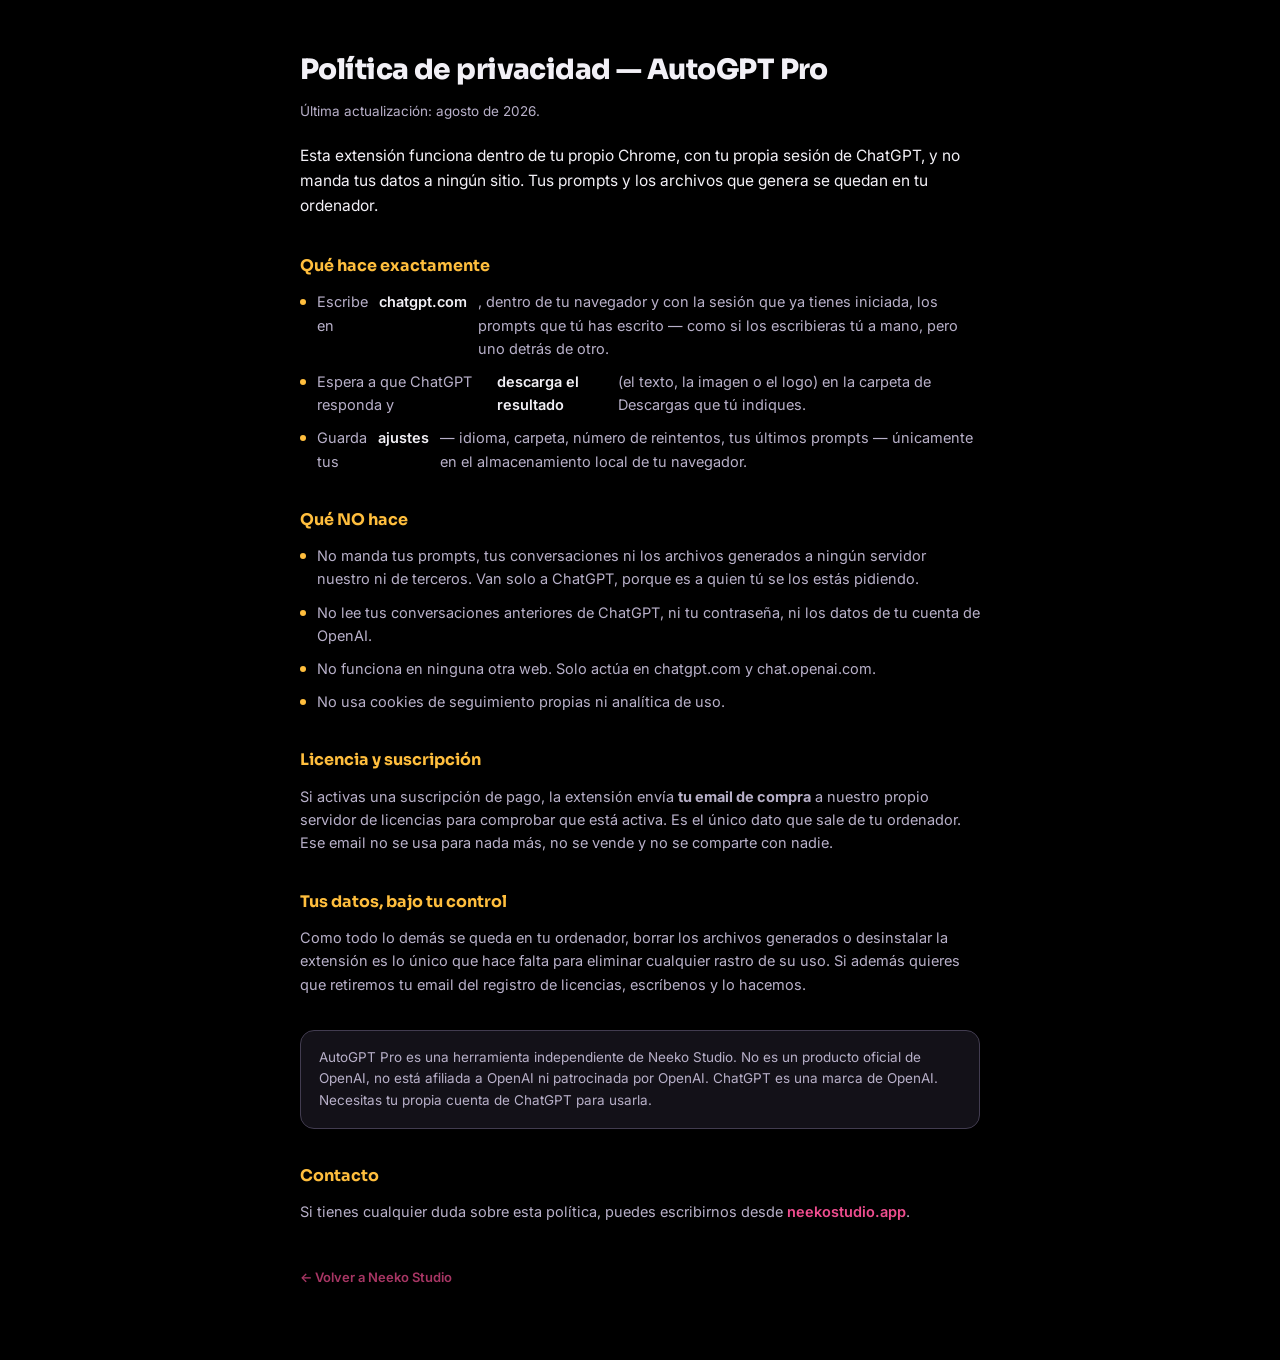
<file: privacidad/autogptpro.html>
<!DOCTYPE html>
<html lang="es">
<head>
<meta charset="UTF-8">
<meta name="viewport" content="width=device-width, initial-scale=1.0">
<title>Política de privacidad — AutoGPT Pro | Neeko Studio</title>
<link rel="icon" type="image/png" sizes="16x16" href="../icons/favicon-16.png">
<link rel="icon" type="image/png" sizes="32x32" href="../icons/favicon-32.png">
<link rel="icon" type="image/png" sizes="48x48" href="../icons/favicon-48.png">
<link rel="apple-touch-icon" sizes="180x180" href="../icons/favicon-180.png">
<link rel="preconnect" href="https://fonts.googleapis.com">
<link href="https://fonts.googleapis.com/css2?family=Sora:wght@600;700;800&family=Inter:wght@400;500;600;700&display=swap" rel="stylesheet">
<style>
  :root{
    --bg:#000000; --card:#131118; --card-border:#423c50; --surface:#1c1922;
    --text:#f2f0f6; --muted:#b8b0c9; --purple:#8b5cf6; --gold:#ffbe3d; --fuchsia:#ef4d8f;
  }
  *{box-sizing:border-box; margin:0; padding:0;}
  body{
    background:var(--bg); color:var(--text); font-family:'Inter',sans-serif;
    line-height:1.6; -webkit-font-smoothing:antialiased; padding:48px 20px 72px;
  }
  main{max-width:680px; margin:0 auto;}
  h1{font-family:'Sora',sans-serif; font-size:28px; font-weight:800; letter-spacing:-.02em;}
  .fecha{color:var(--muted); font-size:13.5px; margin-top:8px;}
  .intro{margin-top:22px; font-size:15.5px; color:var(--text);}
  h2{font-family:'Sora',sans-serif; font-size:16px; font-weight:700; color:var(--gold);
     margin:34px 0 12px;}
  ul{list-style:none; display:flex; flex-direction:column; gap:10px;}
  li{display:flex; gap:11px; font-size:14.5px; color:var(--muted);}
  li::before{content:''; width:6px; height:6px; border-radius:50%; background:var(--gold);
             flex-shrink:0; margin-top:9px;}
  li b{color:var(--text); font-weight:600;}
  p{font-size:14.5px; color:var(--muted); margin-top:12px;}
  a{color:var(--fuchsia); text-decoration:none; font-weight:600;}
  a:hover{text-decoration:underline;}
  .nota{margin-top:34px; padding:16px 18px; border:1px solid var(--card-border);
        border-radius:14px; background:var(--card); font-size:13.5px; color:var(--muted);}
  footer{margin-top:44px; font-size:13px; color:var(--muted); opacity:.7;}
</style>
</head>
<body>
<main>

  <h1>Política de privacidad — AutoGPT Pro</h1>
  <p class="fecha">Última actualización: agosto de 2026.</p>

  <p class="intro">
    Esta extensión funciona dentro de tu propio Chrome, con tu propia sesión de ChatGPT,
    y no manda tus datos a ningún sitio. Tus prompts y los archivos que genera se quedan
    en tu ordenador.
  </p>

  <h2>Qué hace exactamente</h2>
  <ul>
    <li>Escribe en <b>chatgpt.com</b>, dentro de tu navegador y con la sesión que ya tienes
        iniciada, los prompts que tú has escrito — como si los escribieras tú a mano, pero
        uno detrás de otro.</li>
    <li>Espera a que ChatGPT responda y <b>descarga el resultado</b> (el texto, la imagen o
        el logo) en la carpeta de Descargas que tú indiques.</li>
    <li>Guarda tus <b>ajustes</b> — idioma, carpeta, número de reintentos, tus últimos
        prompts — únicamente en el almacenamiento local de tu navegador.</li>
  </ul>

  <h2>Qué NO hace</h2>
  <ul>
    <li>No manda tus prompts, tus conversaciones ni los archivos generados a ningún
        servidor nuestro ni de terceros. Van solo a ChatGPT, porque es a quien tú se los
        estás pidiendo.</li>
    <li>No lee tus conversaciones anteriores de ChatGPT, ni tu contraseña, ni los datos de
        tu cuenta de OpenAI.</li>
    <li>No funciona en ninguna otra web. Solo actúa en chatgpt.com y chat.openai.com.</li>
    <li>No usa cookies de seguimiento propias ni analítica de uso.</li>
  </ul>

  <h2>Licencia y suscripción</h2>
  <p>
    Si activas una suscripción de pago, la extensión envía <b>tu email de compra</b> a
    nuestro propio servidor de licencias para comprobar que está activa. Es el único dato
    que sale de tu ordenador. Ese email no se usa para nada más, no se vende y no se
    comparte con nadie.
  </p>

  <h2>Tus datos, bajo tu control</h2>
  <p>
    Como todo lo demás se queda en tu ordenador, borrar los archivos generados o desinstalar
    la extensión es lo único que hace falta para eliminar cualquier rastro de su uso. Si
    además quieres que retiremos tu email del registro de licencias, escríbenos y lo
    hacemos.
  </p>

  <div class="nota">
    AutoGPT Pro es una herramienta independiente de Neeko Studio. No es un producto oficial
    de OpenAI, no está afiliada a OpenAI ni patrocinada por OpenAI. ChatGPT es una marca de
    OpenAI. Necesitas tu propia cuenta de ChatGPT para usarla.
  </div>

  <h2>Contacto</h2>
  <p>
    Si tienes cualquier duda sobre esta política, puedes escribirnos desde
    <a href="https://neekostudio.app/">neekostudio.app</a>.
  </p>

  <footer>
    <a href="https://neekostudio.app/">← Volver a Neeko Studio</a>
  </footer>

</main>
</body>
</html>
</file>
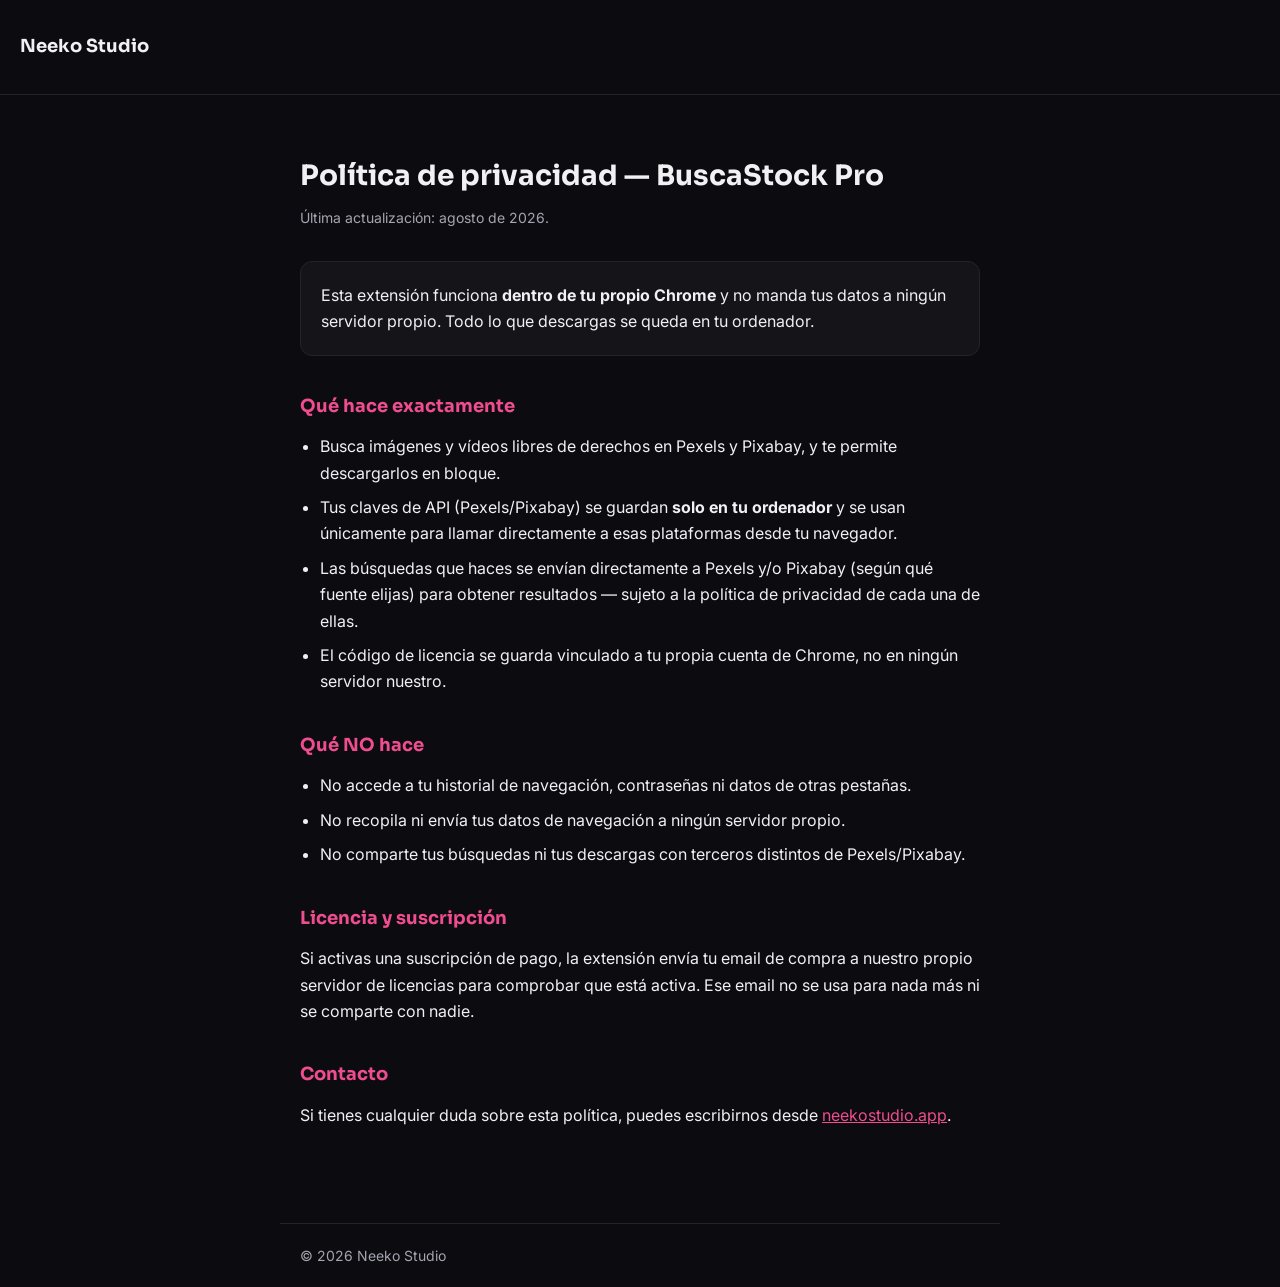
<file: privacidad/buscastockpro.html>
<!DOCTYPE html>
<html lang="es">
<head>
<meta charset="UTF-8">
<meta name="viewport" content="width=device-width, initial-scale=1.0">
<title>Política de privacidad — BuscaStock Pro | Neeko Studio</title>
<link rel="preconnect" href="https://fonts.googleapis.com">
<link href="https://fonts.googleapis.com/css2?family=Sora:wght@600;700;800&family=Inter:wght@400;500;600;700&display=swap" rel="stylesheet">
<style>
  :root{
    --fuchsia:#ef4d8f;
    --bg:#0b0b10;
    --card:#141419;
    --text:#f1f1f4;
    --muted:#a5a5b0;
  }
  *{box-sizing:border-box;}
  body{
    margin:0;
    background:var(--bg);
    color:var(--text);
    font-family:'Inter', sans-serif;
    line-height:1.65;
  }
  header{
    padding:32px 20px;
    border-bottom:1px solid #232329;
  }
  header a{
    color:var(--text);
    text-decoration:none;
    font-family:'Sora', sans-serif;
    font-weight:700;
    font-size:18px;
  }
  main{
    max-width:720px;
    margin:0 auto;
    padding:40px 20px 80px;
  }
  h1{
    font-family:'Sora', sans-serif;
    font-size:28px;
    margin-bottom:6px;
  }
  .updated{
    color:var(--muted);
    font-size:14px;
    margin-bottom:32px;
  }
  h2{
    font-family:'Sora', sans-serif;
    font-size:18px;
    color:var(--fuchsia);
    margin-top:36px;
    margin-bottom:12px;
  }
  p{margin:0 0 14px;}
  ul{margin:0 0 14px; padding-left:20px;}
  li{margin-bottom:8px;}
  a{color:var(--fuchsia);}
  .summary{
    background:var(--card);
    border:1px solid #232329;
    border-radius:12px;
    padding:20px;
    margin-bottom:8px;
  }
  footer{
    max-width:720px;
    margin:0 auto;
    padding:20px;
    color:var(--muted);
    font-size:14px;
    border-top:1px solid #232329;
  }
</style>
</head>
<body>
<header>
  <a href="https://neekostudio.app/">Neeko Studio</a>
</header>
<main>
  <h1>Política de privacidad — BuscaStock Pro</h1>
  <p class="updated">Última actualización: agosto de 2026.</p>

  <div class="summary">
    <p style="margin:0;">Esta extensión funciona <strong>dentro de tu propio Chrome</strong> y no manda tus datos a ningún servidor propio. Todo lo que descargas se queda en tu ordenador.</p>
  </div>

  <h2>Qué hace exactamente</h2>
  <ul>
    <li>Busca imágenes y vídeos libres de derechos en Pexels y Pixabay, y te permite descargarlos en bloque.</li>
    <li>Tus claves de API (Pexels/Pixabay) se guardan <strong>solo en tu ordenador</strong> y se usan únicamente para llamar directamente a esas plataformas desde tu navegador.</li>
    <li>Las búsquedas que haces se envían directamente a Pexels y/o Pixabay (según qué fuente elijas) para obtener resultados — sujeto a la política de privacidad de cada una de ellas.</li>
    <li>El código de licencia se guarda vinculado a tu propia cuenta de Chrome, no en ningún servidor nuestro.</li>
  </ul>

  <h2>Qué NO hace</h2>
  <ul>
    <li>No accede a tu historial de navegación, contraseñas ni datos de otras pestañas.</li>
    <li>No recopila ni envía tus datos de navegación a ningún servidor propio.</li>
    <li>No comparte tus búsquedas ni tus descargas con terceros distintos de Pexels/Pixabay.</li>
  </ul>

  <h2>Licencia y suscripción</h2>
  <p>Si activas una suscripción de pago, la extensión envía tu email de compra a nuestro propio servidor de licencias para comprobar que está activa. Ese email no se usa para nada más ni se comparte con nadie.</p>

  <h2>Contacto</h2>
  <p>Si tienes cualquier duda sobre esta política, puedes escribirnos desde <a href="https://neekostudio.app/">neekostudio.app</a>.</p>
</main>
<footer>
  © 2026 Neeko Studio
</footer>
</body>
</html>
</file>
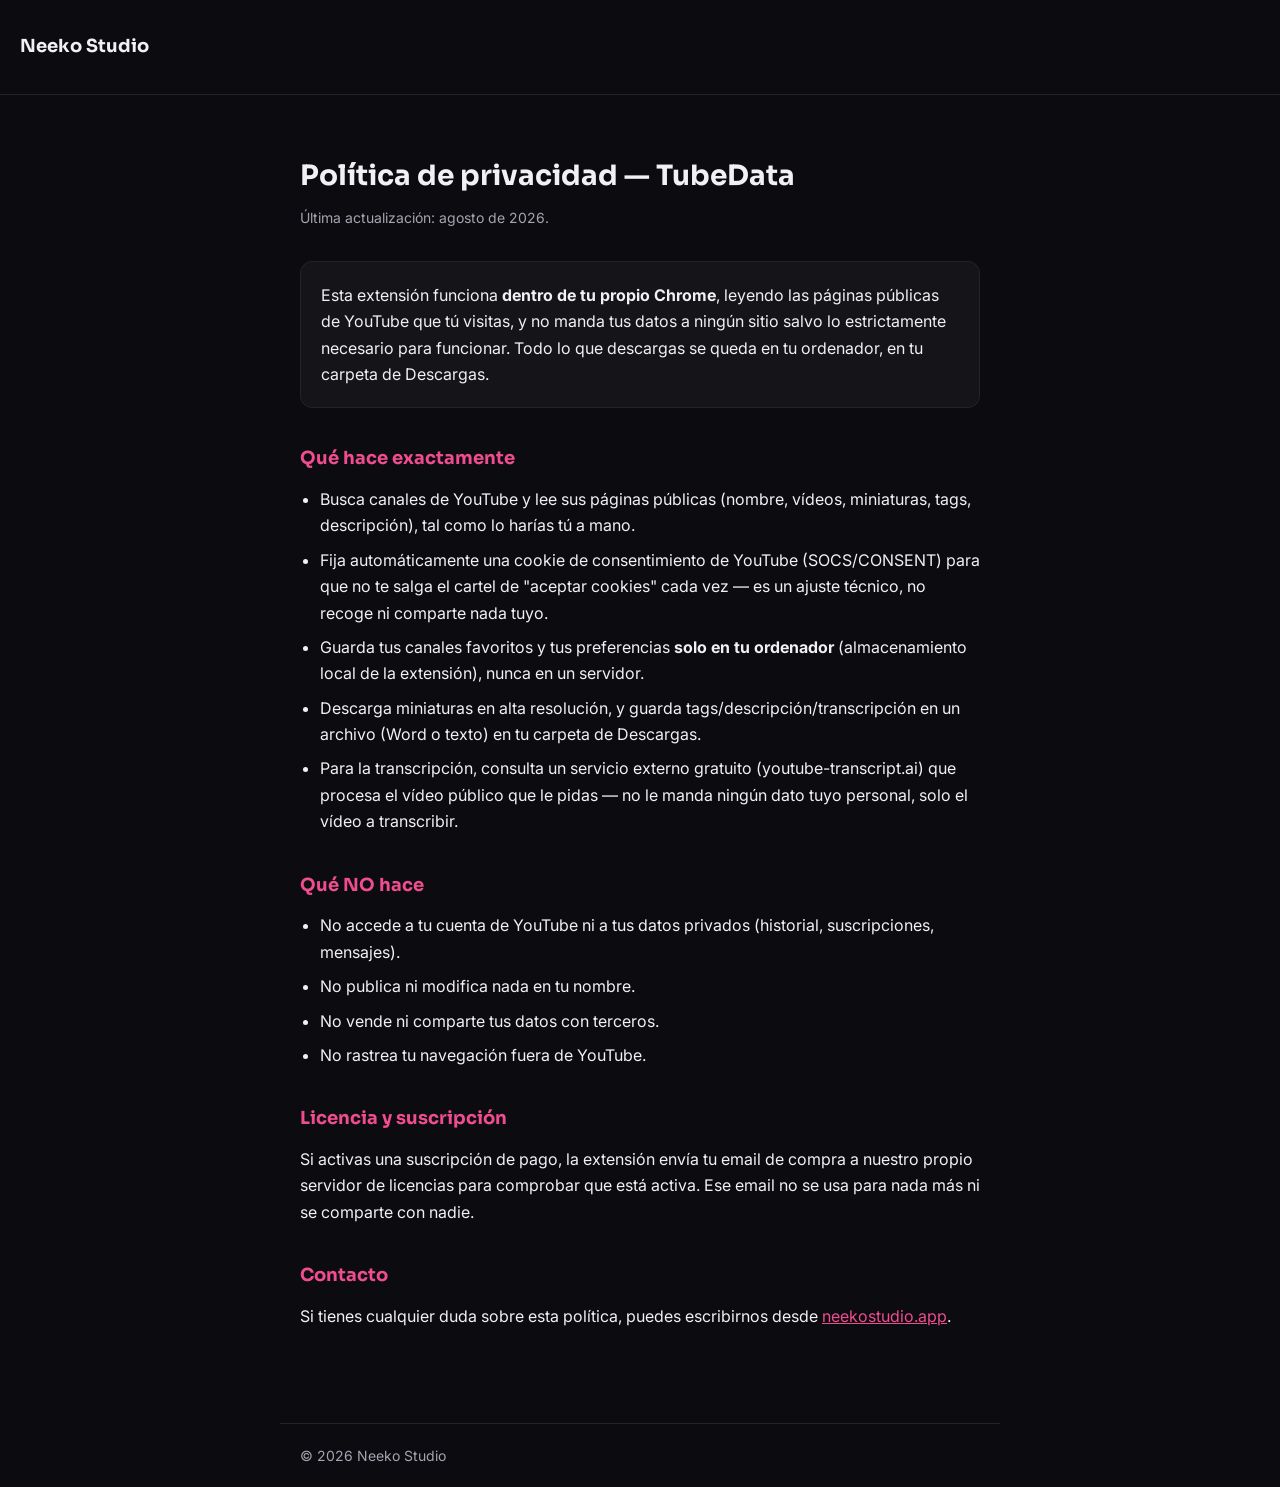
<file: privacidad/tubedata.html>
<!DOCTYPE html>
<html lang="es">
<head>
<meta charset="UTF-8">
<meta name="viewport" content="width=device-width, initial-scale=1.0">
<title>Política de privacidad — TubeData | Neeko Studio</title>
<link rel="preconnect" href="https://fonts.googleapis.com">
<link href="https://fonts.googleapis.com/css2?family=Sora:wght@600;700;800&family=Inter:wght@400;500;600;700&display=swap" rel="stylesheet">
<style>
  :root{
    --fuchsia:#ef4d8f;
    --bg:#0b0b10;
    --card:#141419;
    --text:#f1f1f4;
    --muted:#a5a5b0;
  }
  *{box-sizing:border-box;}
  body{
    margin:0;
    background:var(--bg);
    color:var(--text);
    font-family:'Inter', sans-serif;
    line-height:1.65;
  }
  header{
    padding:32px 20px;
    border-bottom:1px solid #232329;
  }
  header a{
    color:var(--text);
    text-decoration:none;
    font-family:'Sora', sans-serif;
    font-weight:700;
    font-size:18px;
  }
  main{
    max-width:720px;
    margin:0 auto;
    padding:40px 20px 80px;
  }
  h1{
    font-family:'Sora', sans-serif;
    font-size:28px;
    margin-bottom:6px;
  }
  .updated{
    color:var(--muted);
    font-size:14px;
    margin-bottom:32px;
  }
  h2{
    font-family:'Sora', sans-serif;
    font-size:18px;
    color:var(--fuchsia);
    margin-top:36px;
    margin-bottom:12px;
  }
  p{margin:0 0 14px;}
  ul{margin:0 0 14px; padding-left:20px;}
  li{margin-bottom:8px;}
  a{color:var(--fuchsia);}
  .summary{
    background:var(--card);
    border:1px solid #232329;
    border-radius:12px;
    padding:20px;
    margin-bottom:8px;
  }
  footer{
    max-width:720px;
    margin:0 auto;
    padding:20px;
    color:var(--muted);
    font-size:14px;
    border-top:1px solid #232329;
  }
</style>
</head>
<body>
<header>
  <a href="https://neekostudio.app/">Neeko Studio</a>
</header>
<main>
  <h1>Política de privacidad — TubeData</h1>
  <p class="updated">Última actualización: agosto de 2026.</p>

  <div class="summary">
    <p style="margin:0;">Esta extensión funciona <strong>dentro de tu propio Chrome</strong>, leyendo las páginas públicas de YouTube que tú visitas, y no manda tus datos a ningún sitio salvo lo estrictamente necesario para funcionar. Todo lo que descargas se queda en tu ordenador, en tu carpeta de Descargas.</p>
  </div>

  <h2>Qué hace exactamente</h2>
  <ul>
    <li>Busca canales de YouTube y lee sus páginas públicas (nombre, vídeos, miniaturas, tags, descripción), tal como lo harías tú a mano.</li>
    <li>Fija automáticamente una cookie de consentimiento de YouTube (SOCS/CONSENT) para que no te salga el cartel de "aceptar cookies" cada vez — es un ajuste técnico, no recoge ni comparte nada tuyo.</li>
    <li>Guarda tus canales favoritos y tus preferencias <strong>solo en tu ordenador</strong> (almacenamiento local de la extensión), nunca en un servidor.</li>
    <li>Descarga miniaturas en alta resolución, y guarda tags/descripción/transcripción en un archivo (Word o texto) en tu carpeta de Descargas.</li>
    <li>Para la transcripción, consulta un servicio externo gratuito (youtube-transcript.ai) que procesa el vídeo público que le pidas — no le manda ningún dato tuyo personal, solo el vídeo a transcribir.</li>
  </ul>

  <h2>Qué NO hace</h2>
  <ul>
    <li>No accede a tu cuenta de YouTube ni a tus datos privados (historial, suscripciones, mensajes).</li>
    <li>No publica ni modifica nada en tu nombre.</li>
    <li>No vende ni comparte tus datos con terceros.</li>
    <li>No rastrea tu navegación fuera de YouTube.</li>
  </ul>

  <h2>Licencia y suscripción</h2>
  <p>Si activas una suscripción de pago, la extensión envía tu email de compra a nuestro propio servidor de licencias para comprobar que está activa. Ese email no se usa para nada más ni se comparte con nadie.</p>

  <h2>Contacto</h2>
  <p>Si tienes cualquier duda sobre esta política, puedes escribirnos desde <a href="https://neekostudio.app/">neekostudio.app</a>.</p>
</main>
<footer>
  © 2026 Neeko Studio
</footer>
</body>
</html>
</file>
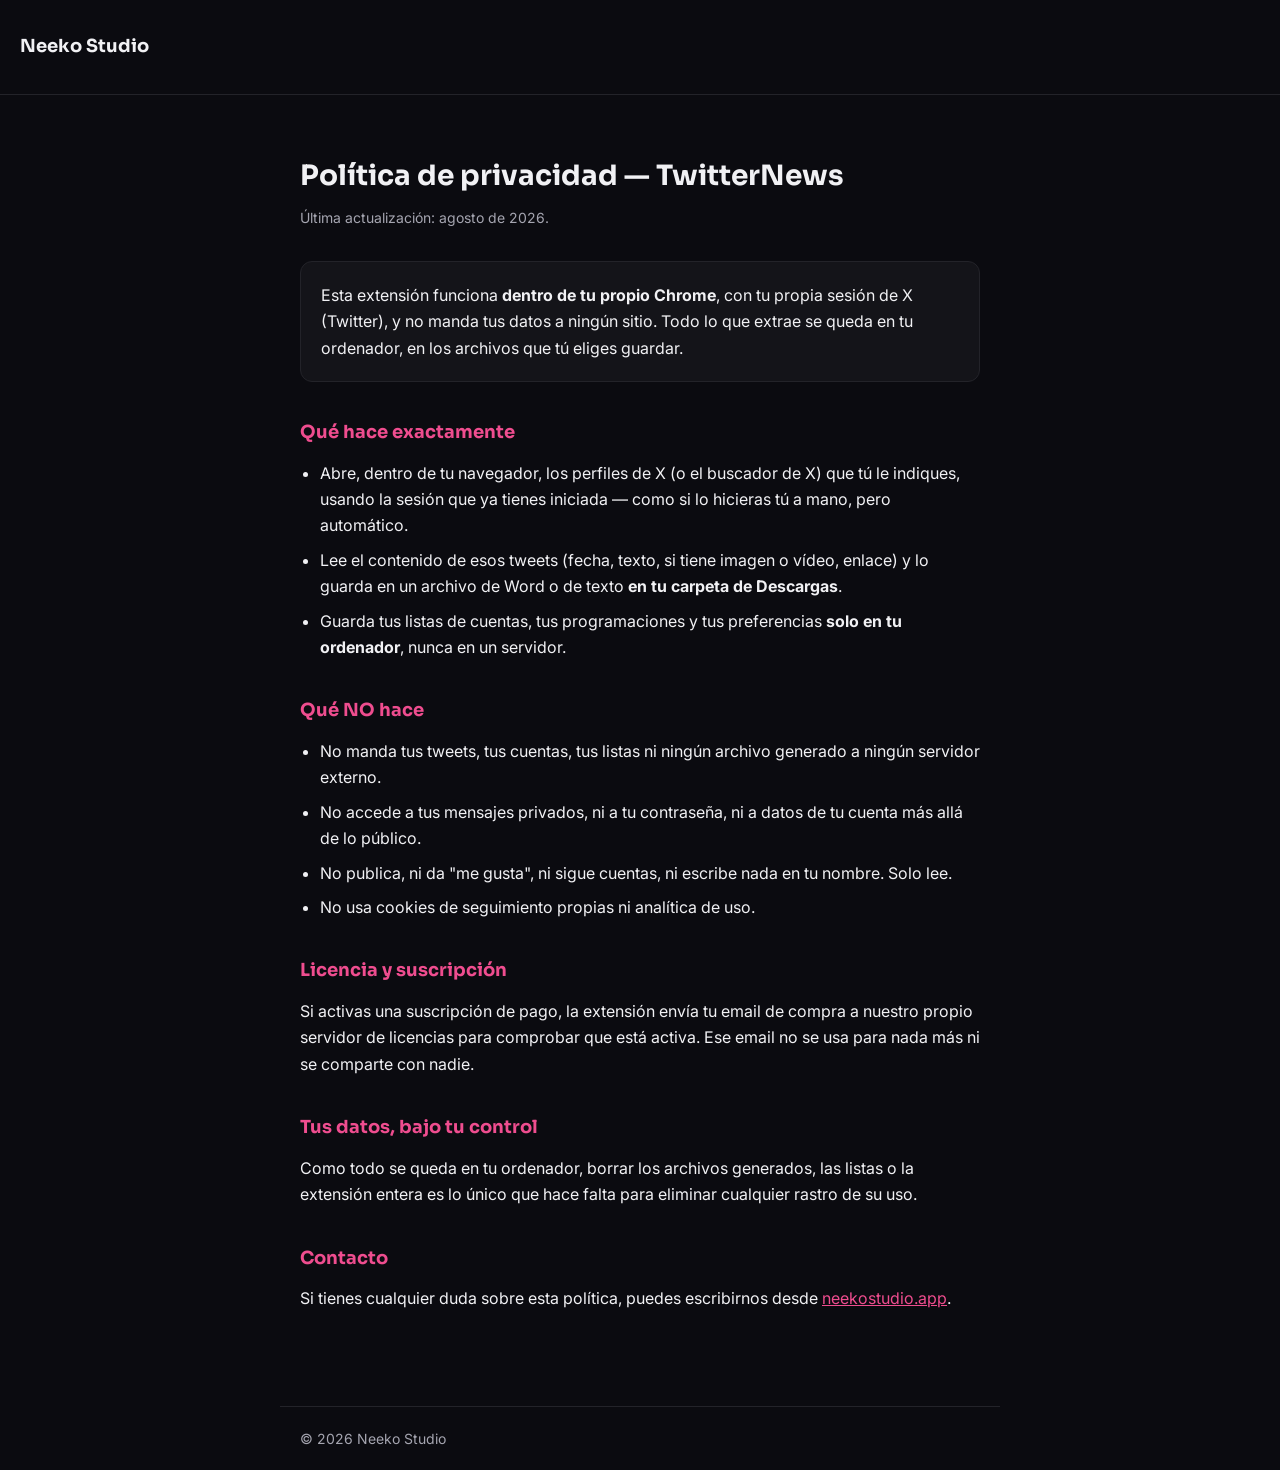
<file: privacidad/twitternews.html>
<!DOCTYPE html>
<html lang="es">
<head>
<meta charset="UTF-8">
<meta name="viewport" content="width=device-width, initial-scale=1.0">
<title>Política de privacidad — TwitterNews | Neeko Studio</title>
<link rel="preconnect" href="https://fonts.googleapis.com">
<link href="https://fonts.googleapis.com/css2?family=Sora:wght@600;700;800&family=Inter:wght@400;500;600;700&display=swap" rel="stylesheet">
<style>
  :root{
    --fuchsia:#ef4d8f;
    --bg:#0b0b10;
    --card:#141419;
    --text:#f1f1f4;
    --muted:#a5a5b0;
  }
  *{box-sizing:border-box;}
  body{
    margin:0;
    background:var(--bg);
    color:var(--text);
    font-family:'Inter', sans-serif;
    line-height:1.65;
  }
  header{
    padding:32px 20px;
    border-bottom:1px solid #232329;
  }
  header a{
    color:var(--text);
    text-decoration:none;
    font-family:'Sora', sans-serif;
    font-weight:700;
    font-size:18px;
  }
  main{
    max-width:720px;
    margin:0 auto;
    padding:40px 20px 80px;
  }
  h1{
    font-family:'Sora', sans-serif;
    font-size:28px;
    margin-bottom:6px;
  }
  .updated{
    color:var(--muted);
    font-size:14px;
    margin-bottom:32px;
  }
  h2{
    font-family:'Sora', sans-serif;
    font-size:18px;
    color:var(--fuchsia);
    margin-top:36px;
    margin-bottom:12px;
  }
  p{margin:0 0 14px;}
  ul{margin:0 0 14px; padding-left:20px;}
  li{margin-bottom:8px;}
  a{color:var(--fuchsia);}
  .summary{
    background:var(--card);
    border:1px solid #232329;
    border-radius:12px;
    padding:20px;
    margin-bottom:8px;
  }
  footer{
    max-width:720px;
    margin:0 auto;
    padding:20px;
    color:var(--muted);
    font-size:14px;
    border-top:1px solid #232329;
  }
</style>
</head>
<body>
<header>
  <a href="https://neekostudio.app/">Neeko Studio</a>
</header>
<main>
  <h1>Política de privacidad — TwitterNews</h1>
  <p class="updated">Última actualización: agosto de 2026.</p>

  <div class="summary">
    <p style="margin:0;">Esta extensión funciona <strong>dentro de tu propio Chrome</strong>, con tu propia sesión de X (Twitter), y no manda tus datos a ningún sitio. Todo lo que extrae se queda en tu ordenador, en los archivos que tú eliges guardar.</p>
  </div>

  <h2>Qué hace exactamente</h2>
  <ul>
    <li>Abre, dentro de tu navegador, los perfiles de X (o el buscador de X) que tú le indiques, usando la sesión que ya tienes iniciada — como si lo hicieras tú a mano, pero automático.</li>
    <li>Lee el contenido de esos tweets (fecha, texto, si tiene imagen o vídeo, enlace) y lo guarda en un archivo de Word o de texto <strong>en tu carpeta de Descargas</strong>.</li>
    <li>Guarda tus listas de cuentas, tus programaciones y tus preferencias <strong>solo en tu ordenador</strong>, nunca en un servidor.</li>
  </ul>

  <h2>Qué NO hace</h2>
  <ul>
    <li>No manda tus tweets, tus cuentas, tus listas ni ningún archivo generado a ningún servidor externo.</li>
    <li>No accede a tus mensajes privados, ni a tu contraseña, ni a datos de tu cuenta más allá de lo público.</li>
    <li>No publica, ni da "me gusta", ni sigue cuentas, ni escribe nada en tu nombre. Solo lee.</li>
    <li>No usa cookies de seguimiento propias ni analítica de uso.</li>
  </ul>

  <h2>Licencia y suscripción</h2>
  <p>Si activas una suscripción de pago, la extensión envía tu email de compra a nuestro propio servidor de licencias para comprobar que está activa. Ese email no se usa para nada más ni se comparte con nadie.</p>

  <h2>Tus datos, bajo tu control</h2>
  <p>Como todo se queda en tu ordenador, borrar los archivos generados, las listas o la extensión entera es lo único que hace falta para eliminar cualquier rastro de su uso.</p>

  <h2>Contacto</h2>
  <p>Si tienes cualquier duda sobre esta política, puedes escribirnos desde <a href="https://neekostudio.app/">neekostudio.app</a>.</p>
</main>
<footer>
  © 2026 Neeko Studio
</footer>
</body>
</html>
</file>
<file: cleanframe/assets/index-Dukn0YXY.css>
/*! tailwindcss v4.3.3 | MIT License | https://tailwindcss.com */@layer properties{@supports (((-webkit-hyphens:none)) and (not (margin-trim:inline))) or ((-moz-orient:inline) and (not (color:rgb(from red r g b)))){*,:before,:after,::backdrop{--tw-translate-x:0;--tw-translate-y:0;--tw-translate-z:0;--tw-rotate-x:initial;--tw-rotate-y:initial;--tw-rotate-z:initial;--tw-skew-x:initial;--tw-skew-y:initial;--tw-space-y-reverse:0;--tw-border-style:solid;--tw-gradient-position:initial;--tw-gradient-from:#0000;--tw-gradient-via:#0000;--tw-gradient-to:#0000;--tw-gradient-stops:initial;--tw-gradient-via-stops:initial;--tw-gradient-from-position:0%;--tw-gradient-via-position:50%;--tw-gradient-to-position:100%;--tw-leading:initial;--tw-font-weight:initial;--tw-tracking:initial;--tw-ordinal:initial;--tw-slashed-zero:initial;--tw-numeric-figure:initial;--tw-numeric-spacing:initial;--tw-numeric-fraction:initial;--tw-shadow:0 0 #0000;--tw-shadow-color:initial;--tw-shadow-alpha:100%;--tw-inset-shadow:0 0 #0000;--tw-inset-shadow-color:initial;--tw-inset-shadow-alpha:100%;--tw-ring-color:initial;--tw-ring-shadow:0 0 #0000;--tw-inset-ring-color:initial;--tw-inset-ring-shadow:0 0 #0000;--tw-ring-inset:initial;--tw-ring-offset-width:0px;--tw-ring-offset-color:#fff;--tw-ring-offset-shadow:0 0 #0000;--tw-backdrop-blur:initial;--tw-backdrop-brightness:initial;--tw-backdrop-contrast:initial;--tw-backdrop-grayscale:initial;--tw-backdrop-hue-rotate:initial;--tw-backdrop-invert:initial;--tw-backdrop-opacity:initial;--tw-backdrop-saturate:initial;--tw-backdrop-sepia:initial;--tw-duration:initial}}}@font-face{font-family:Inter;font-style:normal;font-display:swap;font-weight:400;src:url(./inter-latin-400-normal-C38fXH4l.woff2)format("woff2"),url(./inter-latin-400-normal-CyCys3Eg.woff)format("woff")}@font-face{font-family:Inter;font-style:normal;font-display:swap;font-weight:500;src:url(./inter-latin-500-normal-Cerq10X2.woff2)format("woff2"),url(./inter-latin-500-normal-BL9OpVg8.woff)format("woff")}@font-face{font-family:Inter;font-style:normal;font-display:swap;font-weight:600;src:url(./inter-latin-600-normal-LgqL8muc.woff2)format("woff2"),url(./inter-latin-600-normal-CiBQ2DWP.woff)format("woff")}@font-face{font-family:Inter;font-style:normal;font-display:swap;font-weight:700;src:url(./inter-latin-700-normal-Yt3aPRUw.woff2)format("woff2"),url(./inter-latin-700-normal-BLAVimhd.woff)format("woff")}@font-face{font-family:Sora;font-style:normal;font-display:swap;font-weight:500;src:url(./sora-latin-500-normal-01eiPEn0.woff2)format("woff2"),url(./sora-latin-500-normal-w58xtEt9.woff)format("woff")}@font-face{font-family:Sora;font-style:normal;font-display:swap;font-weight:600;src:url(./sora-latin-600-normal-Cdg4DaK0.woff2)format("woff2"),url(./sora-latin-600-normal-1_7fyUAY.woff)format("woff")}@font-face{font-family:Sora;font-style:normal;font-display:swap;font-weight:700;src:url(./sora-latin-700-normal-9waGdLWo.woff2)format("woff2"),url(./sora-latin-700-normal-BKPfQAnC.woff)format("woff")}@font-face{font-family:Sora;font-style:normal;font-display:swap;font-weight:800;src:url(./sora-latin-800-normal-2tKLL3qT.woff2)format("woff2"),url(./sora-latin-800-normal-c3Huklug.woff)format("woff")}@layer theme{:root,:host{--font-sans:"Inter", ui-sans-serif, system-ui, sans-serif;--font-mono:ui-monospace, SFMono-Regular, Menlo, Monaco, Consolas, "Liberation Mono", "Courier New", monospace;--color-black:#000;--color-white:#fff;--spacing:.25rem;--font-weight-normal:400;--font-weight-semibold:600;--font-weight-bold:700;--tracking-wide:.025em;--leading-snug:1.375;--radius-lg:.5rem;--radius-xl:.75rem;--radius-2xl:1rem;--blur-sm:8px;--default-transition-duration:.15s;--default-transition-timing-function:cubic-bezier(.4, 0, .2, 1);--default-font-family:var(--font-sans);--default-mono-font-family:var(--font-mono);--color-bg:#000;--color-card:#131118;--color-card-border:#423c50;--color-surface:#1c1922;--color-surface-2:#1c1626;--color-text:#f2f0f6;--color-muted:#b8b0c9;--color-purple:#8b5cf6;--color-gold:#ffbe3d;--color-fuchsia-brand:#ef4d8f;--color-fuchsia-dim:#260a17;--font-display:"Sora", "Inter", ui-sans-serif, system-ui, sans-serif}}@layer base{*,:after,:before,::backdrop{box-sizing:border-box;border:0 solid;margin:0;padding:0}::file-selector-button{box-sizing:border-box;border:0 solid;margin:0;padding:0}html,:host{-webkit-text-size-adjust:100%;tab-size:4;line-height:1.5;font-family:var(--default-font-family,-apple-system, BlinkMacSystemFont, "Segoe UI", Roboto, "Helvetica Neue", "Noto Sans", Arial, sans-serif, "Apple Color Emoji", "Segoe UI Emoji", "Segoe UI Symbol", "Noto Color Emoji");font-feature-settings:var(--default-font-feature-settings,normal);font-variation-settings:var(--default-font-variation-settings,normal);-webkit-tap-highlight-color:transparent}hr{height:0;color:inherit;border-top-width:1px}abbr:where([title]){-webkit-text-decoration:underline dotted;text-decoration:underline dotted}h1,h2,h3,h4,h5,h6{font-size:inherit;font-weight:inherit}a{color:inherit;-webkit-text-decoration:inherit;text-decoration:inherit}b,strong{font-weight:bolder}code,kbd,samp,pre{font-family:var(--default-mono-font-family,ui-monospace, SFMono-Regular, Menlo, Monaco, Consolas, "Liberation Mono", "Courier New", monospace);font-feature-settings:var(--default-mono-font-feature-settings,normal);font-variation-settings:var(--default-mono-font-variation-settings,normal);font-size:1em}small{font-size:80%}sub,sup{vertical-align:baseline;font-size:75%;line-height:0;position:relative}sub{bottom:-.25em}sup{top:-.5em}table{text-indent:0;border-color:inherit;border-collapse:collapse}:-moz-focusring:where(:not(iframe)){outline:auto}progress{vertical-align:baseline}summary{display:list-item}ol,ul,menu{list-style:none}img,svg,video,canvas,audio,iframe,embed,object{vertical-align:middle;display:block}img,video{max-width:100%;height:auto}button,input,select,optgroup,textarea{font:inherit;font-feature-settings:inherit;font-variation-settings:inherit;letter-spacing:inherit;color:inherit;opacity:1;background-color:#0000;border-radius:0}::file-selector-button{font:inherit;font-feature-settings:inherit;font-variation-settings:inherit;letter-spacing:inherit;color:inherit;opacity:1;background-color:#0000;border-radius:0}:where(select:is([multiple],[size])) optgroup{font-weight:bolder}:where(select:is([multiple],[size])) optgroup option{padding-inline-start:20px}::file-selector-button{margin-inline-end:4px}::placeholder{opacity:1}@supports (not ((-webkit-appearance:-apple-pay-button))) or (contain-intrinsic-size:1px){::placeholder{color:currentColor}@supports (color:color-mix(in lab,red,red)){::placeholder{color:color-mix(in oklab,currentcolor 50%,transparent)}}}textarea{resize:vertical}::-webkit-search-decoration{-webkit-appearance:none}::-webkit-date-and-time-value{min-height:1lh;text-align:inherit}::-webkit-datetime-edit{display:inline-flex}::-webkit-datetime-edit-fields-wrapper{padding:0}::-webkit-datetime-edit{padding-block:0}::-webkit-datetime-edit-year-field{padding-block:0}::-webkit-datetime-edit-month-field{padding-block:0}::-webkit-datetime-edit-day-field{padding-block:0}::-webkit-datetime-edit-hour-field{padding-block:0}::-webkit-datetime-edit-minute-field{padding-block:0}::-webkit-datetime-edit-second-field{padding-block:0}::-webkit-datetime-edit-millisecond-field{padding-block:0}::-webkit-datetime-edit-meridiem-field{padding-block:0}::-webkit-calendar-picker-indicator{line-height:1}:-moz-ui-invalid{box-shadow:none}button,input:where([type=button],[type=reset],[type=submit]){appearance:button}::file-selector-button{appearance:button}::-webkit-inner-spin-button{height:auto}::-webkit-outer-spin-button{height:auto}[hidden]:where(:not([hidden=until-found])){display:none!important}*{box-sizing:border-box;margin:0;padding:0}html{color-scheme:dark;scroll-behavior:smooth}body{background:var(--color-bg);color:var(--color-text);-webkit-font-smoothing:antialiased;min-height:100vh;font-family:Inter,sans-serif;line-height:1.5;position:relative;overflow-x:hidden}::selection{background:#ef4d8f59}}@layer components{.stars{z-index:0;pointer-events:none;position:fixed;inset:0;overflow:hidden}.stars span{opacity:.5;background:#fff;border-radius:50%;width:2px;height:2px;animation:4s ease-in-out infinite twinkle;position:absolute}@keyframes twinkle{0%,to{opacity:.15}50%{opacity:.75}}.cursor-aura{pointer-events:none;z-index:0;filter:blur(6px);opacity:0;background:radial-gradient(circle,#a76bfa29,#ff3fa00f 45%,#0000 70%);border-radius:50%;width:420px;height:420px;transition:opacity .3s;position:fixed;top:0;left:0;transform:translate(-50%,-50%)}.cursor-aura.show{opacity:1}.wrap{z-index:1;max-width:620px;margin:0 auto;padding:56px 20px 80px;position:relative}.wrap-wide{max-width:780px}.card{background:var(--color-card);border:1px solid var(--color-card-border);border-radius:20px;padding:24px}.card-title{color:var(--color-gold);margin-bottom:16px;font-family:Sora,sans-serif;font-size:15px;font-weight:700}.btn-primary{text-align:center;background:var(--color-fuchsia-brand);color:#1a0210;cursor:pointer;border:none;border-radius:14px;justify-content:center;align-items:center;gap:8px;padding:14px;font-size:15px;font-weight:700;text-decoration:none;transition:filter .15s;display:inline-flex}.btn-primary:hover:not(:disabled){filter:brightness(1.08)}.btn-primary:disabled{opacity:.4;cursor:not-allowed}.chip-btn{cursor:pointer;border:none;border-radius:100px;align-items:center;gap:6px;padding:9px 15px;font-size:13px;font-weight:700;text-decoration:none;transition:filter .15s;display:inline-flex}.chip-fuchsia{background:var(--color-fuchsia-brand);color:#1a0210}.chip-ghost{background:var(--color-surface-2);border:1px solid var(--color-card-border);color:var(--color-text);font-weight:600}.chip-btn:hover:not(:disabled){filter:brightness(1.08)}.chip-btn:disabled{opacity:.4;cursor:not-allowed}.field{background:var(--color-surface);border:1px solid var(--color-card-border);color:var(--color-text);border-radius:10px;outline:none;width:100%;padding:11px 13px;font-family:Inter,sans-serif;font-size:14px;transition:border-color .15s}.field:focus{border-color:var(--color-fuchsia-brand)}.field:disabled{opacity:.5}.lang-select{background:var(--color-surface-2);border:1px solid var(--color-card-border);color:var(--color-text);cursor:pointer;border-radius:100px;align-items:center;gap:7px;padding:7px 12px;transition:border-color .15s;display:inline-flex;position:relative}.lang-select:hover,.lang-select:focus-within{border-color:var(--color-fuchsia-brand)}.lang-globe{width:17px;height:17px;color:var(--color-fuchsia-brand);flex-shrink:0}.lang-arrow{width:13px;height:13px;color:var(--color-muted);pointer-events:none;flex-shrink:0}.lang-select select{appearance:none;color:inherit;cursor:pointer;background:0 0;border:none;outline:none;padding:0 2px 0 0;font-family:Inter,sans-serif;font-size:13px;font-weight:600}.lang-select select option{color:#f2f0f6;background:#1c1626}.sr-only{clip:rect(0,0,0,0);white-space:nowrap;border-width:0;width:1px;height:1px;margin:-1px;padding:0;position:absolute;overflow:hidden}}@layer utilities{.pointer-events-none{pointer-events:none}.\!visible{visibility:visible!important}.invisible{visibility:hidden}.visible{visibility:visible}.sr-only{clip-path:inset(50%);white-space:nowrap;border-width:0;width:1px;height:1px;margin:-1px;padding:0;position:absolute;overflow:hidden}.absolute{position:absolute}.fixed{position:fixed}.relative{position:relative}.static{position:static}.inset-0{inset:0}.inset-y-0{inset-block:0}.top-1\/2{top:50%}.top-3{top:calc(var(--spacing) * 3)}.right-3{right:calc(var(--spacing) * 3)}.left-1{left:var(--spacing)}.left-1\/2{left:50%}.left-3{left:calc(var(--spacing) * 3)}.left-\[calc\(100\%-1\.5rem\)\]{left:calc(100% - 1.5rem)}.z-10{z-index:10}.mt-0\.5{margin-top:calc(var(--spacing) * .5)}.mt-1{margin-top:var(--spacing)}.mt-1\.5{margin-top:calc(var(--spacing) * 1.5)}.mt-2{margin-top:calc(var(--spacing) * 2)}.mt-4{margin-top:calc(var(--spacing) * 4)}.mt-5{margin-top:calc(var(--spacing) * 5)}.mt-6{margin-top:calc(var(--spacing) * 6)}.mt-\[7px\]{margin-top:7px}.mr-1\.5{margin-right:calc(var(--spacing) * 1.5)}.\!mb-0{margin-bottom:0!important}.mb-1\.5{margin-bottom:calc(var(--spacing) * 1.5)}.mb-4{margin-bottom:calc(var(--spacing) * 4)}.ml-2{margin-left:calc(var(--spacing) * 2)}.flex{display:flex}.grid{display:grid}.hidden{display:none}.inline-block{display:inline-block}.table{display:table}.h-1\.5{height:calc(var(--spacing) * 1.5)}.h-4{height:calc(var(--spacing) * 4)}.h-5{height:calc(var(--spacing) * 5)}.h-7{height:calc(var(--spacing) * 7)}.h-9{height:calc(var(--spacing) * 9)}.h-14{height:calc(var(--spacing) * 14)}.h-\[86px\]{height:86px}.h-full{height:100%}.w-1\.5{width:calc(var(--spacing) * 1.5)}.w-4{width:calc(var(--spacing) * 4)}.w-5{width:calc(var(--spacing) * 5)}.w-7{width:calc(var(--spacing) * 7)}.w-9{width:calc(var(--spacing) * 9)}.w-14{width:calc(var(--spacing) * 14)}.w-\[52px\]{width:52px}.w-\[86px\]{width:86px}.w-full{width:100%}.w-px{width:1px}.min-w-0{min-width:0}.flex-1{flex:1}.flex-shrink-0{flex-shrink:0}.-translate-x-1\/2{--tw-translate-x: -50% ;translate:var(--tw-translate-x) var(--tw-translate-y)}.-translate-y-1\/2{--tw-translate-y: -50% ;translate:var(--tw-translate-x) var(--tw-translate-y)}.rotate-180{rotate:180deg}.transform{transform:var(--tw-rotate-x,) var(--tw-rotate-y,) var(--tw-rotate-z,) var(--tw-skew-x,) var(--tw-skew-y,)}.cursor-pointer{cursor:pointer}.grid-cols-2{grid-template-columns:repeat(2,minmax(0,1fr))}.flex-col{flex-direction:column}.flex-wrap{flex-wrap:wrap}.place-items-center{place-items:center}.items-center{align-items:center}.items-start{align-items:flex-start}.justify-between{justify-content:space-between}.justify-center{justify-content:center}.gap-2{gap:calc(var(--spacing) * 2)}.gap-2\.5{gap:calc(var(--spacing) * 2.5)}.gap-3{gap:calc(var(--spacing) * 3)}.gap-4{gap:calc(var(--spacing) * 4)}.gap-5{gap:calc(var(--spacing) * 5)}.gap-\[14px\]{gap:14px}:where(.space-y-3>:not(:last-child)){--tw-space-y-reverse:0;margin-block-start:calc(calc(var(--spacing) * 3) * var(--tw-space-y-reverse));margin-block-end:calc(calc(var(--spacing) * 3) * calc(1 - var(--tw-space-y-reverse)))}:where(.space-y-4>:not(:last-child)){--tw-space-y-reverse:0;margin-block-start:calc(calc(var(--spacing) * 4) * var(--tw-space-y-reverse));margin-block-end:calc(calc(var(--spacing) * 4) * calc(1 - var(--tw-space-y-reverse)))}.truncate{text-overflow:ellipsis;white-space:nowrap;overflow:hidden}.overflow-hidden{overflow:hidden}.rounded{border-radius:.25rem}.rounded-2xl{border-radius:var(--radius-2xl)}.rounded-\[20px\]{border-radius:20px}.rounded-\[22px\]{border-radius:22px}.rounded-full{border-radius:3.40282e38px}.rounded-lg{border-radius:var(--radius-lg)}.rounded-xl{border-radius:var(--radius-xl)}.border{border-style:var(--tw-border-style);border-width:1px}.border-2{border-style:var(--tw-border-style);border-width:2px}.border-t{border-top-style:var(--tw-border-style);border-top-width:1px}.border-dashed{--tw-border-style:dashed;border-style:dashed}.border-card-border{border-color:var(--color-card-border)}.border-fuchsia-brand{border-color:var(--color-fuchsia-brand)}.border-fuchsia-brand\/35{border-color:#ef4d8f59}@supports (color:color-mix(in lab,red,red)){.border-fuchsia-brand\/35{border-color:color-mix(in oklab,var(--color-fuchsia-brand) 35%,transparent)}}.border-fuchsia-brand\/45{border-color:#ef4d8f73}@supports (color:color-mix(in lab,red,red)){.border-fuchsia-brand\/45{border-color:color-mix(in oklab,var(--color-fuchsia-brand) 45%,transparent)}}.border-gold\/30{border-color:#ffbe3d4d}@supports (color:color-mix(in lab,red,red)){.border-gold\/30{border-color:color-mix(in oklab,var(--color-gold) 30%,transparent)}}.border-gold\/40{border-color:#ffbe3d66}@supports (color:color-mix(in lab,red,red)){.border-gold\/40{border-color:color-mix(in oklab,var(--color-gold) 40%,transparent)}}.border-purple\/40{border-color:#8b5cf666}@supports (color:color-mix(in lab,red,red)){.border-purple\/40{border-color:color-mix(in oklab,var(--color-purple) 40%,transparent)}}.border-white\/70{border-color:#ffffffb3}@supports (color:color-mix(in lab,red,red)){.border-white\/70{border-color:color-mix(in oklab,var(--color-white) 70%,transparent)}}.bg-\[\#2a2534\]{background-color:#2a2534}.bg-black{background-color:var(--color-black)}.bg-black\/60{background-color:#0009}@supports (color:color-mix(in lab,red,red)){.bg-black\/60{background-color:color-mix(in oklab,var(--color-black) 60%,transparent)}}.bg-black\/70{background-color:#000000b3}@supports (color:color-mix(in lab,red,red)){.bg-black\/70{background-color:color-mix(in oklab,var(--color-black) 70%,transparent)}}.bg-fuchsia-brand{background-color:var(--color-fuchsia-brand)}.bg-fuchsia-dim{background-color:var(--color-fuchsia-dim)}.bg-gold{background-color:var(--color-gold)}.bg-gold\/8{background-color:#ffbe3d14}@supports (color:color-mix(in lab,red,red)){.bg-gold\/8{background-color:color-mix(in oklab,var(--color-gold) 8%,transparent)}}.bg-gold\/10{background-color:#ffbe3d1a}@supports (color:color-mix(in lab,red,red)){.bg-gold\/10{background-color:color-mix(in oklab,var(--color-gold) 10%,transparent)}}.bg-purple\/12{background-color:#8b5cf61f}@supports (color:color-mix(in lab,red,red)){.bg-purple\/12{background-color:color-mix(in oklab,var(--color-purple) 12%,transparent)}}.bg-surface{background-color:var(--color-surface)}.bg-surface-2{background-color:var(--color-surface-2)}.bg-white{background-color:var(--color-white)}.bg-white\/85{background-color:#ffffffd9}@supports (color:color-mix(in lab,red,red)){.bg-white\/85{background-color:color-mix(in oklab,var(--color-white) 85%,transparent)}}.bg-gradient-to-r{--tw-gradient-position:to right in oklab;background-image:linear-gradient(var(--tw-gradient-stops))}.from-purple{--tw-gradient-from:var(--color-purple);--tw-gradient-stops:var(--tw-gradient-via-stops,var(--tw-gradient-position), var(--tw-gradient-from) var(--tw-gradient-from-position), var(--tw-gradient-to) var(--tw-gradient-to-position))}.to-fuchsia-brand{--tw-gradient-to:var(--color-fuchsia-brand);--tw-gradient-stops:var(--tw-gradient-via-stops,var(--tw-gradient-position), var(--tw-gradient-from) var(--tw-gradient-from-position), var(--tw-gradient-to) var(--tw-gradient-to-position))}.object-contain{object-fit:contain}.object-cover{object-fit:cover}.\!p-0{padding:0!important}.p-5{padding:calc(var(--spacing) * 5)}.\!px-3{padding-inline:calc(var(--spacing) * 3)!important}.\!px-5{padding-inline:calc(var(--spacing) * 5)!important}.px-2\.5{padding-inline:calc(var(--spacing) * 2.5)}.px-3{padding-inline:calc(var(--spacing) * 3)}.px-4{padding-inline:calc(var(--spacing) * 4)}.px-6{padding-inline:calc(var(--spacing) * 6)}.\!py-1\.5{padding-block:calc(var(--spacing) * 1.5)!important}.\!py-2\.5{padding-block:calc(var(--spacing) * 2.5)!important}.py-1{padding-block:var(--spacing)}.py-2\.5{padding-block:calc(var(--spacing) * 2.5)}.py-3{padding-block:calc(var(--spacing) * 3)}.py-5{padding-block:calc(var(--spacing) * 5)}.py-7{padding-block:calc(var(--spacing) * 7)}.py-14{padding-block:calc(var(--spacing) * 14)}.text-center{text-align:center}.text-left{text-align:left}.align-middle{vertical-align:middle}.font-display{font-family:var(--font-display)}.\!text-\[12px\]{font-size:12px!important}.\!text-\[13\.5px\]{font-size:13.5px!important}.text-\[10\.5px\]{font-size:10.5px}.text-\[11\.5px\]{font-size:11.5px}.text-\[11px\]{font-size:11px}.text-\[12\.5px\]{font-size:12.5px}.text-\[12px\]{font-size:12px}.text-\[13\.5px\]{font-size:13.5px}.text-\[13px\]{font-size:13px}.text-\[14\.5px\]{font-size:14.5px}.text-\[14px\]{font-size:14px}.text-\[15px\]{font-size:15px}.text-\[19px\]{font-size:19px}.leading-snug{--tw-leading:var(--leading-snug);line-height:var(--leading-snug)}.font-bold{--tw-font-weight:var(--font-weight-bold);font-weight:var(--font-weight-bold)}.font-normal{--tw-font-weight:var(--font-weight-normal);font-weight:var(--font-weight-normal)}.font-semibold{--tw-font-weight:var(--font-weight-semibold);font-weight:var(--font-weight-semibold)}.tracking-\[0\.04em\]{--tw-tracking:.04em;letter-spacing:.04em}.tracking-wide{--tw-tracking:var(--tracking-wide);letter-spacing:var(--tracking-wide)}.text-\[\#1a0210\]{color:#1a0210}.text-fuchsia-brand{color:var(--color-fuchsia-brand)}.text-gold{color:var(--color-gold)}.text-muted{color:var(--color-muted)}.text-purple{color:var(--color-purple)}.text-text{color:var(--color-text)}.text-white{color:var(--color-white)}.uppercase{text-transform:uppercase}.tabular-nums{--tw-numeric-spacing:tabular-nums;font-variant-numeric:var(--tw-ordinal,) var(--tw-slashed-zero,) var(--tw-numeric-figure,) var(--tw-numeric-spacing,) var(--tw-numeric-fraction,)}.no-underline{text-decoration-line:none}.opacity-70{opacity:.7}.shadow-\[0_0_14px_rgba\(255\,255\,255\,0\.55\)\]{--tw-shadow:0 0 14px var(--tw-shadow-color,#ffffff8c);box-shadow:var(--tw-inset-shadow),var(--tw-inset-ring-shadow),var(--tw-ring-offset-shadow),var(--tw-ring-shadow),var(--tw-shadow)}.backdrop-blur-sm{--tw-backdrop-blur:blur(var(--blur-sm));-webkit-backdrop-filter:var(--tw-backdrop-blur,) var(--tw-backdrop-brightness,) var(--tw-backdrop-contrast,) var(--tw-backdrop-grayscale,) var(--tw-backdrop-hue-rotate,) var(--tw-backdrop-invert,) var(--tw-backdrop-opacity,) var(--tw-backdrop-saturate,) var(--tw-backdrop-sepia,);backdrop-filter:var(--tw-backdrop-blur,) var(--tw-backdrop-brightness,) var(--tw-backdrop-contrast,) var(--tw-backdrop-grayscale,) var(--tw-backdrop-hue-rotate,) var(--tw-backdrop-invert,) var(--tw-backdrop-opacity,) var(--tw-backdrop-saturate,) var(--tw-backdrop-sepia,)}.transition-\[width\]{transition-property:width;transition-timing-function:var(--tw-ease,var(--default-transition-timing-function));transition-duration:var(--tw-duration,var(--default-transition-duration))}.transition-all{transition-property:all;transition-timing-function:var(--tw-ease,var(--default-transition-timing-function));transition-duration:var(--tw-duration,var(--default-transition-duration))}.transition-colors{transition-property:color,background-color,border-color,outline-color,text-decoration-color,fill,stroke,--tw-gradient-from,--tw-gradient-via,--tw-gradient-to;transition-timing-function:var(--tw-ease,var(--default-transition-timing-function));transition-duration:var(--tw-duration,var(--default-transition-duration))}.transition-transform{transition-property:transform,translate,scale,rotate;transition-timing-function:var(--tw-ease,var(--default-transition-timing-function));transition-duration:var(--tw-duration,var(--default-transition-duration))}.duration-200{--tw-duration:.2s;transition-duration:.2s}.outline-none{--tw-outline-style:none;outline-style:none}.select-none{-webkit-user-select:none;user-select:none}@media(hover:hover){.group-hover\:-translate-y-0\.5:is(:where(.group):hover *){--tw-translate-y:calc(var(--spacing) * -.5);translate:var(--tw-translate-x) var(--tw-translate-y)}.hover\:border-fuchsia-brand\/70:hover{border-color:#ef4d8fb3}@supports (color:color-mix(in lab,red,red)){.hover\:border-fuchsia-brand\/70:hover{border-color:color-mix(in oklab,var(--color-fuchsia-brand) 70%,transparent)}}.hover\:bg-surface\/60:hover{background-color:#1c192299}@supports (color:color-mix(in lab,red,red)){.hover\:bg-surface\/60:hover{background-color:color-mix(in oklab,var(--color-surface) 60%,transparent)}}.hover\:underline:hover{text-decoration-line:underline}}.disabled\:opacity-50:disabled{opacity:.5}@media(min-width:40rem){.sm\:grid-cols-3{grid-template-columns:repeat(3,minmax(0,1fr))}.sm\:grid-cols-4{grid-template-columns:repeat(4,minmax(0,1fr))}.sm\:text-\[22px\]{font-size:22px}}}.compare-handle{cursor:ew-resize;touch-action:none}input[type=range].slider{appearance:none;background:0 0;width:100%}input[type=range].slider::-webkit-slider-runnable-track{background:#2a2534;border-radius:999px;height:4px}input[type=range].slider::-webkit-slider-thumb{-webkit-appearance:none;background:var(--color-fuchsia-brand);cursor:pointer;border:2px solid #fff;border-radius:999px;width:16px;height:16px;margin-top:-6px}input[type=range].slider::-moz-range-track{background:#2a2534;border-radius:999px;height:4px}input[type=range].slider::-moz-range-thumb{background:var(--color-fuchsia-brand);cursor:pointer;border:2px solid #fff;border-radius:999px;width:16px;height:16px}@property --tw-translate-x{syntax:"*";inherits:false;initial-value:0}@property --tw-translate-y{syntax:"*";inherits:false;initial-value:0}@property --tw-translate-z{syntax:"*";inherits:false;initial-value:0}@property --tw-rotate-x{syntax:"*";inherits:false}@property --tw-rotate-y{syntax:"*";inherits:false}@property --tw-rotate-z{syntax:"*";inherits:false}@property --tw-skew-x{syntax:"*";inherits:false}@property --tw-skew-y{syntax:"*";inherits:false}@property --tw-space-y-reverse{syntax:"*";inherits:false;initial-value:0}@property --tw-border-style{syntax:"*";inherits:false;initial-value:solid}@property --tw-gradient-position{syntax:"*";inherits:false}@property --tw-gradient-from{syntax:"<color>";inherits:false;initial-value:#0000}@property --tw-gradient-via{syntax:"<color>";inherits:false;initial-value:#0000}@property --tw-gradient-to{syntax:"<color>";inherits:false;initial-value:#0000}@property --tw-gradient-stops{syntax:"*";inherits:false}@property --tw-gradient-via-stops{syntax:"*";inherits:false}@property --tw-gradient-from-position{syntax:"<length-percentage>";inherits:false;initial-value:0%}@property --tw-gradient-via-position{syntax:"<length-percentage>";inherits:false;initial-value:50%}@property --tw-gradient-to-position{syntax:"<length-percentage>";inherits:false;initial-value:100%}@property --tw-leading{syntax:"*";inherits:false}@property --tw-font-weight{syntax:"*";inherits:false}@property --tw-tracking{syntax:"*";inherits:false}@property --tw-ordinal{syntax:"*";inherits:false}@property --tw-slashed-zero{syntax:"*";inherits:false}@property --tw-numeric-figure{syntax:"*";inherits:false}@property --tw-numeric-spacing{syntax:"*";inherits:false}@property --tw-numeric-fraction{syntax:"*";inherits:false}@property --tw-shadow{syntax:"*";inherits:false;initial-value:0 0 #0000}@property --tw-shadow-color{syntax:"*";inherits:false}@property --tw-shadow-alpha{syntax:"<percentage>";inherits:false;initial-value:100%}@property --tw-inset-shadow{syntax:"*";inherits:false;initial-value:0 0 #0000}@property --tw-inset-shadow-color{syntax:"*";inherits:false}@property --tw-inset-shadow-alpha{syntax:"<percentage>";inherits:false;initial-value:100%}@property --tw-ring-color{syntax:"*";inherits:false}@property --tw-ring-shadow{syntax:"*";inherits:false;initial-value:0 0 #0000}@property --tw-inset-ring-color{syntax:"*";inherits:false}@property --tw-inset-ring-shadow{syntax:"*";inherits:false;initial-value:0 0 #0000}@property --tw-ring-inset{syntax:"*";inherits:false}@property --tw-ring-offset-width{syntax:"<length>";inherits:false;initial-value:0}@property --tw-ring-offset-color{syntax:"*";inherits:false;initial-value:#fff}@property --tw-ring-offset-shadow{syntax:"*";inherits:false;initial-value:0 0 #0000}@property --tw-backdrop-blur{syntax:"*";inherits:false}@property --tw-backdrop-brightness{syntax:"*";inherits:false}@property --tw-backdrop-contrast{syntax:"*";inherits:false}@property --tw-backdrop-grayscale{syntax:"*";inherits:false}@property --tw-backdrop-hue-rotate{syntax:"*";inherits:false}@property --tw-backdrop-invert{syntax:"*";inherits:false}@property --tw-backdrop-opacity{syntax:"*";inherits:false}@property --tw-backdrop-saturate{syntax:"*";inherits:false}@property --tw-backdrop-sepia{syntax:"*";inherits:false}@property --tw-duration{syntax:"*";inherits:false}
</file>
<file: cutframe/assets/index-Buw-jlLU.css>
/*! tailwindcss v4.3.3 | MIT License | https://tailwindcss.com */
@layer properties{@supports (((-webkit-hyphens:none)) and (not (margin-trim:inline))) or ((-moz-orient:inline) and (not (color:rgb(from red r g b)))){*,:before,:after{--tw-rotate-x:initial;--tw-rotate-y:initial;--tw-rotate-z:initial;--tw-skew-x:initial;--tw-skew-y:initial;--tw-border-style:solid;--tw-gradient-position:initial;--tw-gradient-from:#0000;--tw-gradient-via:#0000;--tw-gradient-to:#0000;--tw-gradient-stops:initial;--tw-gradient-via-stops:initial;--tw-gradient-from-position:0%;--tw-gradient-via-position:50%;--tw-gradient-to-position:100%;--tw-leading:initial;--tw-font-weight:initial;--tw-tracking:initial;--tw-blur:initial;--tw-brightness:initial;--tw-contrast:initial;--tw-grayscale:initial;--tw-hue-rotate:initial;--tw-invert:initial;--tw-opacity:initial;--tw-saturate:initial;--tw-sepia:initial;--tw-drop-shadow:initial;--tw-drop-shadow-color:initial;--tw-drop-shadow-alpha:100%;--tw-drop-shadow-size:initial;--tw-backdrop-blur:initial;--tw-backdrop-brightness:initial;--tw-backdrop-contrast:initial;--tw-backdrop-grayscale:initial;--tw-backdrop-hue-rotate:initial;--tw-backdrop-invert:initial;--tw-backdrop-opacity:initial;--tw-backdrop-saturate:initial;--tw-backdrop-sepia:initial;--tw-duration:initial}::backdrop{--tw-rotate-x:initial;--tw-rotate-y:initial;--tw-rotate-z:initial;--tw-skew-x:initial;--tw-skew-y:initial;--tw-border-style:solid;--tw-gradient-position:initial;--tw-gradient-from:#0000;--tw-gradient-via:#0000;--tw-gradient-to:#0000;--tw-gradient-stops:initial;--tw-gradient-via-stops:initial;--tw-gradient-from-position:0%;--tw-gradient-via-position:50%;--tw-gradient-to-position:100%;--tw-leading:initial;--tw-font-weight:initial;--tw-tracking:initial;--tw-blur:initial;--tw-brightness:initial;--tw-contrast:initial;--tw-grayscale:initial;--tw-hue-rotate:initial;--tw-invert:initial;--tw-opacity:initial;--tw-saturate:initial;--tw-sepia:initial;--tw-drop-shadow:initial;--tw-drop-shadow-color:initial;--tw-drop-shadow-alpha:100%;--tw-drop-shadow-size:initial;--tw-backdrop-blur:initial;--tw-backdrop-brightness:initial;--tw-backdrop-contrast:initial;--tw-backdrop-grayscale:initial;--tw-backdrop-hue-rotate:initial;--tw-backdrop-invert:initial;--tw-backdrop-opacity:initial;--tw-backdrop-saturate:initial;--tw-backdrop-sepia:initial;--tw-duration:initial}}}@layer theme{:root,:host{--font-sans:"Inter", ui-sans-serif, system-ui, sans-serif;--font-mono:ui-monospace, SFMono-Regular, Menlo, Monaco, Consolas, "Liberation Mono", "Courier New", monospace;--color-red-200:#ffcaca;--color-red-300:#ffa3a3;--color-red-500:#fb2c36;--color-emerald-200:#a4f4cf;--color-emerald-300:#5ee9b5;--color-emerald-500:#00bb7f;--color-black:#000;--spacing:.25rem;--text-xs:.75rem;--text-xs--line-height:calc(1 / .75);--text-sm:.875rem;--text-sm--line-height:calc(1.25 / .875);--font-weight-semibold:600;--font-weight-bold:700;--tracking-wide:.025em;--leading-relaxed:1.625;--radius-lg:.5rem;--radius-xl:.75rem;--radius-2xl:1rem;--blur-sm:8px;--default-transition-duration:.15s;--default-transition-timing-function:cubic-bezier(.4, 0, .2, 1);--default-font-family:var(--font-sans);--default-mono-font-family:var(--font-mono);--color-bg:#000;--color-card:#131118;--color-card-border:#423c50;--color-surface:#1c1922;--color-surface-2:#1c1626;--color-text:#f2f0f6;--color-muted:#b8b0c9;--color-purple:#8b5cf6;--color-gold:#ffbe3d;--color-fuchsia-brand:#ef4d8f;--font-display:"Sora", "Inter", ui-sans-serif, system-ui, sans-serif}@supports (color:lab(0% 0 0)){:root,:host{--color-red-200:lab(86.017% 19.8815 7.75869);--color-red-300:lab(76.5514% 36.422 15.5335);--color-red-500:lab(55.4814% 75.0732 48.8528);--color-emerald-200:lab(90.2247% -31.039 9.47084);--color-emerald-300:lab(83.9203% -48.7124 13.8849);--color-emerald-500:lab(66.9756% -58.27 19.5419)}}}@layer base{*,:after,:before{box-sizing:border-box;border:0 solid;margin:0;padding:0}::backdrop{box-sizing:border-box;border:0 solid;margin:0;padding:0}::file-selector-button{box-sizing:border-box;border:0 solid;margin:0;padding:0}html,:host{-webkit-text-size-adjust:100%;tab-size:4;line-height:1.5;font-family:var(--default-font-family,-apple-system, BlinkMacSystemFont, "Segoe UI", Roboto, "Helvetica Neue", "Noto Sans", Arial, sans-serif, "Apple Color Emoji", "Segoe UI Emoji", "Segoe UI Symbol", "Noto Color Emoji");font-feature-settings:var(--default-font-feature-settings,normal);font-variation-settings:var(--default-font-variation-settings,normal);-webkit-tap-highlight-color:transparent}hr{height:0;color:inherit;border-top-width:1px}abbr:where([title]){-webkit-text-decoration:underline dotted;text-decoration:underline dotted}h1,h2,h3,h4,h5,h6{font-size:inherit;font-weight:inherit}a{color:inherit;-webkit-text-decoration:inherit;-webkit-text-decoration:inherit;-webkit-text-decoration:inherit;-webkit-text-decoration:inherit;text-decoration:inherit}b,strong{font-weight:bolder}code,kbd,samp,pre{font-family:var(--default-mono-font-family,ui-monospace, SFMono-Regular, Menlo, Monaco, Consolas, "Liberation Mono", "Courier New", monospace);font-feature-settings:var(--default-mono-font-feature-settings,normal);font-variation-settings:var(--default-mono-font-variation-settings,normal);font-size:1em}small{font-size:80%}sub,sup{vertical-align:baseline;font-size:75%;line-height:0;position:relative}sub{bottom:-.25em}sup{top:-.5em}table{text-indent:0;border-color:inherit;border-collapse:collapse}:-moz-focusring:where(:not(iframe)){outline:auto}progress{vertical-align:baseline}summary{display:list-item}ol,ul,menu{list-style:none}img,svg,video,canvas,audio,iframe,embed,object{vertical-align:middle;display:block}img,video{max-width:100%;height:auto}button,input,select,optgroup,textarea{font:inherit;font-feature-settings:inherit;font-variation-settings:inherit;letter-spacing:inherit;color:inherit;opacity:1;background-color:#0000;border-radius:0}::file-selector-button{font:inherit;font-feature-settings:inherit;font-variation-settings:inherit;letter-spacing:inherit;color:inherit;opacity:1;background-color:#0000;border-radius:0}:where(select:is([multiple],[size])) optgroup{font-weight:bolder}:where(select:is([multiple],[size])) optgroup option{padding-inline-start:20px}::file-selector-button{margin-inline-end:4px}::placeholder{opacity:1}@supports (not ((-webkit-appearance:-apple-pay-button))) or (contain-intrinsic-size:1px){::placeholder{color:currentColor}@supports (color:color-mix(in lab, red, red)){::placeholder{color:color-mix(in oklab, currentcolor 50%, transparent)}}}textarea{resize:vertical}::-webkit-search-decoration{-webkit-appearance:none}::-webkit-date-and-time-value{min-height:1lh;text-align:inherit}::-webkit-datetime-edit{display:inline-flex}::-webkit-datetime-edit-fields-wrapper{padding:0}::-webkit-datetime-edit{padding-block:0}::-webkit-datetime-edit-year-field{padding-block:0}::-webkit-datetime-edit-month-field{padding-block:0}::-webkit-datetime-edit-day-field{padding-block:0}::-webkit-datetime-edit-hour-field{padding-block:0}::-webkit-datetime-edit-minute-field{padding-block:0}::-webkit-datetime-edit-second-field{padding-block:0}::-webkit-datetime-edit-millisecond-field{padding-block:0}::-webkit-datetime-edit-meridiem-field{padding-block:0}::-webkit-calendar-picker-indicator{line-height:1}:-moz-ui-invalid{box-shadow:none}button,input:where([type=button],[type=reset],[type=submit]){appearance:button}::file-selector-button{appearance:button}::-webkit-inner-spin-button{height:auto}::-webkit-outer-spin-button{height:auto}[hidden]:where(:not([hidden=until-found])){display:none!important}}@layer components;@layer utilities{.pointer-events-none{pointer-events:none}.sr-only{clip-path:inset(50%);white-space:nowrap;border-width:0;width:1px;height:1px;margin:-1px;padding:0;position:absolute;overflow:hidden}.absolute{position:absolute}.fixed{position:fixed}.relative{position:relative}.inset-0{inset:0}.inset-x-0{inset-inline:0}.inset-y-0{inset-block:0}.bottom-0{bottom:0}.z-40{z-index:40}.z-\[1\]{z-index:1}.mx-auto{margin-inline:auto}.mt-0\.5{margin-top:calc(var(--spacing) * .5)}.mt-1{margin-top:var(--spacing)}.mt-1\.5{margin-top:calc(var(--spacing) * 1.5)}.mt-2{margin-top:calc(var(--spacing) * 2)}.mt-4{margin-top:calc(var(--spacing) * 4)}.mt-5{margin-top:calc(var(--spacing) * 5)}.mb-1\.5{margin-bottom:calc(var(--spacing) * 1.5)}.mb-2{margin-bottom:calc(var(--spacing) * 2)}.mb-4{margin-bottom:calc(var(--spacing) * 4)}.mb-5{margin-bottom:calc(var(--spacing) * 5)}.block{display:block}.flex{display:flex}.grid{display:grid}.hidden{display:none}.inline-flex{display:inline-flex}.aspect-4\/3{aspect-ratio:4/3}.h-1\.5{height:calc(var(--spacing) * 1.5)}.h-2{height:calc(var(--spacing) * 2)}.h-3{height:calc(var(--spacing) * 3)}.h-4{height:calc(var(--spacing) * 4)}.h-6{height:calc(var(--spacing) * 6)}.h-7{height:calc(var(--spacing) * 7)}.h-9{height:calc(var(--spacing) * 9)}.h-12{height:calc(var(--spacing) * 12)}.h-\[86px\]{height:86px}.h-full{height:100%}.w-1\.5{width:calc(var(--spacing) * 1.5)}.w-3{width:calc(var(--spacing) * 3)}.w-4{width:calc(var(--spacing) * 4)}.w-7{width:calc(var(--spacing) * 7)}.w-12{width:calc(var(--spacing) * 12)}.w-14{width:calc(var(--spacing) * 14)}.w-\[86px\]{width:86px}.w-full{width:100%}.w-px{width:1px}.max-w-\[780px\]{max-width:780px}.min-w-0{min-width:0}.flex-1{flex:1}.shrink-0{flex-shrink:0}.rotate-180{rotate:180deg}.transform{transform:var(--tw-rotate-x,) var(--tw-rotate-y,) var(--tw-rotate-z,) var(--tw-skew-x,) var(--tw-skew-y,)}.cursor-pointer{cursor:pointer}.scroll-mt-4{scroll-margin-top:calc(var(--spacing) * 4)}.appearance-none{appearance:none}.flex-col{flex-direction:column}.flex-wrap{flex-wrap:wrap}.place-items-center{place-items:center}.items-center{align-items:center}.items-end{align-items:flex-end}.items-start{align-items:flex-start}.justify-between{justify-content:space-between}.gap-1\.5{gap:calc(var(--spacing) * 1.5)}.gap-2{gap:calc(var(--spacing) * 2)}.gap-3{gap:calc(var(--spacing) * 3)}.gap-4{gap:calc(var(--spacing) * 4)}.gap-5{gap:calc(var(--spacing) * 5)}.truncate{text-overflow:ellipsis;white-space:nowrap;overflow:hidden}.overflow-hidden{overflow:hidden}.rounded-2xl{border-radius:var(--radius-2xl)}.rounded-\[14px\]{border-radius:14px}.rounded-\[20px\]{border-radius:20px}.rounded-\[22px\]{border-radius:22px}.rounded-full{border-radius:2147483647px}.rounded-lg{border-radius:var(--radius-lg)}.rounded-xl{border-radius:var(--radius-xl)}.border{border-style:var(--tw-border-style);border-width:1px}.border-2{border-style:var(--tw-border-style);border-width:2px}.border-t{border-top-style:var(--tw-border-style);border-top-width:1px}.border-dashed{--tw-border-style:dashed;border-style:dashed}.border-card-border{border-color:var(--color-card-border)}.border-emerald-500\/40{border-color:#00bb7f66}@supports (color:color-mix(in lab, red, red)){.border-emerald-500\/40{border-color:color-mix(in oklab, var(--color-emerald-500) 40%, transparent)}}.border-fuchsia-brand{border-color:var(--color-fuchsia-brand)}.border-fuchsia-brand\/35{border-color:#ef4d8f59}@supports (color:color-mix(in lab, red, red)){.border-fuchsia-brand\/35{border-color:color-mix(in oklab, var(--color-fuchsia-brand) 35%, transparent)}}.border-gold\/40{border-color:#ffbe3d66}@supports (color:color-mix(in lab, red, red)){.border-gold\/40{border-color:color-mix(in oklab, var(--color-gold) 40%, transparent)}}.border-red-500\/40{border-color:#fb2c3666}@supports (color:color-mix(in lab, red, red)){.border-red-500\/40{border-color:color-mix(in oklab, var(--color-red-500) 40%, transparent)}}.border-t-transparent{border-top-color:#0000}.bg-black\/55{background-color:#0000008c}@supports (color:color-mix(in lab, red, red)){.bg-black\/55{background-color:color-mix(in oklab, var(--color-black) 55%, transparent)}}.bg-card{background-color:var(--color-card)}.bg-card\/95{background-color:#131118f2}@supports (color:color-mix(in lab, red, red)){.bg-card\/95{background-color:color-mix(in oklab, var(--color-card) 95%, transparent)}}.bg-emerald-500\/10{background-color:#00bb7f1a}@supports (color:color-mix(in lab, red, red)){.bg-emerald-500\/10{background-color:color-mix(in oklab, var(--color-emerald-500) 10%, transparent)}}.bg-emerald-500\/15{background-color:#00bb7f26}@supports (color:color-mix(in lab, red, red)){.bg-emerald-500\/15{background-color:color-mix(in oklab, var(--color-emerald-500) 15%, transparent)}}.bg-fuchsia-brand{background-color:var(--color-fuchsia-brand)}.bg-fuchsia-brand\/10{background-color:#ef4d8f1a}@supports (color:color-mix(in lab, red, red)){.bg-fuchsia-brand\/10{background-color:color-mix(in oklab, var(--color-fuchsia-brand) 10%, transparent)}}.bg-fuchsia-brand\/12{background-color:#ef4d8f1f}@supports (color:color-mix(in lab, red, red)){.bg-fuchsia-brand\/12{background-color:color-mix(in oklab, var(--color-fuchsia-brand) 12%, transparent)}}.bg-fuchsia-brand\/15{background-color:#ef4d8f26}@supports (color:color-mix(in lab, red, red)){.bg-fuchsia-brand\/15{background-color:color-mix(in oklab, var(--color-fuchsia-brand) 15%, transparent)}}.bg-fuchsia-brand\/20{background-color:#ef4d8f33}@supports (color:color-mix(in lab, red, red)){.bg-fuchsia-brand\/20{background-color:color-mix(in oklab, var(--color-fuchsia-brand) 20%, transparent)}}.bg-fuchsia-brand\/80{background-color:#ef4d8fcc}@supports (color:color-mix(in lab, red, red)){.bg-fuchsia-brand\/80{background-color:color-mix(in oklab, var(--color-fuchsia-brand) 80%, transparent)}}.bg-gold{background-color:var(--color-gold)}.bg-gold\/10{background-color:#ffbe3d1a}@supports (color:color-mix(in lab, red, red)){.bg-gold\/10{background-color:color-mix(in oklab, var(--color-gold) 10%, transparent)}}.bg-red-500\/10{background-color:#fb2c361a}@supports (color:color-mix(in lab, red, red)){.bg-red-500\/10{background-color:color-mix(in oklab, var(--color-red-500) 10%, transparent)}}.bg-red-500\/15{background-color:#fb2c3626}@supports (color:color-mix(in lab, red, red)){.bg-red-500\/15{background-color:color-mix(in oklab, var(--color-red-500) 15%, transparent)}}.bg-surface{background-color:var(--color-surface)}.bg-surface-2{background-color:var(--color-surface-2)}.bg-surface\/50{background-color:#1c192280}@supports (color:color-mix(in lab, red, red)){.bg-surface\/50{background-color:color-mix(in oklab, var(--color-surface) 50%, transparent)}}.bg-transparent{background-color:#0000}.bg-gradient-to-r{--tw-gradient-position:to right in oklab;background-image:linear-gradient(var(--tw-gradient-stops))}.from-purple{--tw-gradient-from:var(--color-purple);--tw-gradient-stops:var(--tw-gradient-via-stops,var(--tw-gradient-position), var(--tw-gradient-from) var(--tw-gradient-from-position), var(--tw-gradient-to) var(--tw-gradient-to-position))}.to-fuchsia-brand{--tw-gradient-to:var(--color-fuchsia-brand);--tw-gradient-stops:var(--tw-gradient-via-stops,var(--tw-gradient-position), var(--tw-gradient-from) var(--tw-gradient-from-position), var(--tw-gradient-to) var(--tw-gradient-to-position))}.bg-clip-text{-webkit-background-clip:text;background-clip:text}.object-contain{object-fit:contain}.p-4{padding:calc(var(--spacing) * 4)}.p-5{padding:calc(var(--spacing) * 5)}.p-6{padding:calc(var(--spacing) * 6)}.px-2{padding-inline:calc(var(--spacing) * 2)}.px-3{padding-inline:calc(var(--spacing) * 3)}.px-4{padding-inline:calc(var(--spacing) * 4)}.px-5{padding-inline:calc(var(--spacing) * 5)}.px-6{padding-inline:calc(var(--spacing) * 6)}.px-\[15px\]{padding-inline:15px}.py-0\.5{padding-block:calc(var(--spacing) * .5)}.py-2{padding-block:calc(var(--spacing) * 2)}.py-2\.5{padding-block:calc(var(--spacing) * 2.5)}.py-3{padding-block:calc(var(--spacing) * 3)}.py-14{padding-block:calc(var(--spacing) * 14)}.py-\[7px\]{padding-block:7px}.py-\[9px\]{padding-block:9px}.pt-1{padding-top:var(--spacing)}.pt-2{padding-top:calc(var(--spacing) * 2)}.pt-4{padding-top:calc(var(--spacing) * 4)}.pt-14{padding-top:calc(var(--spacing) * 14)}.pr-1{padding-right:var(--spacing)}.pb-28{padding-bottom:calc(var(--spacing) * 28)}.text-center{text-align:center}.font-display{font-family:var(--font-display)}.text-sm{font-size:var(--text-sm);line-height:var(--tw-leading,var(--text-sm--line-height))}.text-xs{font-size:var(--text-xs);line-height:var(--tw-leading,var(--text-xs--line-height))}.text-\[11px\]{font-size:11px}.text-\[12\.5px\]{font-size:12.5px}.text-\[13\.5px\]{font-size:13.5px}.text-\[13px\]{font-size:13px}.text-\[14px\]{font-size:14px}.text-\[15px\]{font-size:15px}.text-\[19px\]{font-size:19px}.leading-relaxed{--tw-leading:var(--leading-relaxed);line-height:var(--leading-relaxed)}.font-bold{--tw-font-weight:var(--font-weight-bold);font-weight:var(--font-weight-bold)}.font-semibold{--tw-font-weight:var(--font-weight-semibold);font-weight:var(--font-weight-semibold)}.tracking-wide{--tw-tracking:var(--tracking-wide);letter-spacing:var(--tracking-wide)}.text-\[\#1a0210\]{color:#1a0210}.text-emerald-200{color:var(--color-emerald-200)}.text-emerald-300{color:var(--color-emerald-300)}.text-fuchsia-brand{color:var(--color-fuchsia-brand)}.text-gold{color:var(--color-gold)}.text-inherit{color:inherit}.text-muted{color:var(--color-muted)}.text-purple{color:var(--color-purple)}.text-red-200{color:var(--color-red-200)}.text-red-300{color:var(--color-red-300)}.text-text{color:var(--color-text)}.text-transparent{color:#0000}.underline{text-decoration-line:underline}.underline-offset-4{text-underline-offset:4px}.accent-fuchsia-brand{accent-color:var(--color-fuchsia-brand)}.opacity-50{opacity:.5}.opacity-60{opacity:.6}.filter{filter:var(--tw-blur,) var(--tw-brightness,) var(--tw-contrast,) var(--tw-grayscale,) var(--tw-hue-rotate,) var(--tw-invert,) var(--tw-saturate,) var(--tw-sepia,) var(--tw-drop-shadow,)}.backdrop-blur{--tw-backdrop-blur:blur(8px);-webkit-backdrop-filter:var(--tw-backdrop-blur,) var(--tw-backdrop-brightness,) var(--tw-backdrop-contrast,) var(--tw-backdrop-grayscale,) var(--tw-backdrop-hue-rotate,) var(--tw-backdrop-invert,) var(--tw-backdrop-opacity,) var(--tw-backdrop-saturate,) var(--tw-backdrop-sepia,);backdrop-filter:var(--tw-backdrop-blur,) var(--tw-backdrop-brightness,) var(--tw-backdrop-contrast,) var(--tw-backdrop-grayscale,) var(--tw-backdrop-hue-rotate,) var(--tw-backdrop-invert,) var(--tw-backdrop-opacity,) var(--tw-backdrop-saturate,) var(--tw-backdrop-sepia,)}.backdrop-blur-sm{--tw-backdrop-blur:blur(var(--blur-sm));-webkit-backdrop-filter:var(--tw-backdrop-blur,) var(--tw-backdrop-brightness,) var(--tw-backdrop-contrast,) var(--tw-backdrop-grayscale,) var(--tw-backdrop-hue-rotate,) var(--tw-backdrop-invert,) var(--tw-backdrop-opacity,) var(--tw-backdrop-saturate,) var(--tw-backdrop-sepia,);backdrop-filter:var(--tw-backdrop-blur,) var(--tw-backdrop-brightness,) var(--tw-backdrop-contrast,) var(--tw-backdrop-grayscale,) var(--tw-backdrop-hue-rotate,) var(--tw-backdrop-invert,) var(--tw-backdrop-opacity,) var(--tw-backdrop-saturate,) var(--tw-backdrop-sepia,)}.transition-\[filter\]{transition-property:filter;transition-timing-function:var(--tw-ease,var(--default-transition-timing-function));transition-duration:var(--tw-duration,var(--default-transition-duration))}.transition-\[width\]{transition-property:width;transition-timing-function:var(--tw-ease,var(--default-transition-timing-function));transition-duration:var(--tw-duration,var(--default-transition-duration))}.transition-colors{transition-property:color,background-color,border-color,outline-color,text-decoration-color,fill,stroke,--tw-gradient-from,--tw-gradient-via,--tw-gradient-to;transition-timing-function:var(--tw-ease,var(--default-transition-timing-function));transition-duration:var(--tw-duration,var(--default-transition-duration))}.transition-transform{transition-property:transform,translate,scale,rotate;transition-timing-function:var(--tw-ease,var(--default-transition-timing-function));transition-duration:var(--tw-duration,var(--default-transition-duration))}.duration-200{--tw-duration:.2s;transition-duration:.2s}.duration-300{--tw-duration:.3s;transition-duration:.3s}.outline-none{--tw-outline-style:none;outline-style:none}.focus-within\:border-fuchsia-brand:focus-within{border-color:var(--color-fuchsia-brand)}@media (hover:hover){.hover\:border-fuchsia-brand:hover{border-color:var(--color-fuchsia-brand)}.hover\:border-fuchsia-brand\/70:hover{border-color:#ef4d8fb3}@supports (color:color-mix(in lab, red, red)){.hover\:border-fuchsia-brand\/70:hover{border-color:color-mix(in oklab, var(--color-fuchsia-brand) 70%, transparent)}}.hover\:text-text:hover{color:var(--color-text)}.hover\:underline:hover{text-decoration-line:underline}.hover\:brightness-110:hover{--tw-brightness:brightness(110%);filter:var(--tw-blur,) var(--tw-brightness,) var(--tw-contrast,) var(--tw-grayscale,) var(--tw-hue-rotate,) var(--tw-invert,) var(--tw-saturate,) var(--tw-sepia,) var(--tw-drop-shadow,)}}.focus\:border-fuchsia-brand:focus{border-color:var(--color-fuchsia-brand)}.disabled\:opacity-60:disabled{opacity:.6}@media (min-width:40rem){.sm\:col-span-2{grid-column:span 2/span 2}.sm\:grid-cols-2{grid-template-columns:repeat(2,minmax(0,1fr))}.sm\:p-6{padding:calc(var(--spacing) * 6)}.sm\:text-\[22px\]{font-size:22px}}}@font-face{font-family:Inter;font-style:normal;font-display:swap;font-weight:400;src:url(./inter-latin-400-normal-C38fXH4l.woff2)format("woff2"),url(./inter-latin-400-normal-CyCys3Eg.woff)format("woff")}@font-face{font-family:Inter;font-style:normal;font-display:swap;font-weight:500;src:url(./inter-latin-500-normal-Cerq10X2.woff2)format("woff2"),url(./inter-latin-500-normal-BL9OpVg8.woff)format("woff")}@font-face{font-family:Inter;font-style:normal;font-display:swap;font-weight:600;src:url(./inter-latin-600-normal-LgqL8muc.woff2)format("woff2"),url(./inter-latin-600-normal-CiBQ2DWP.woff)format("woff")}@font-face{font-family:Inter;font-style:normal;font-display:swap;font-weight:700;src:url(./inter-latin-700-normal-Yt3aPRUw.woff2)format("woff2"),url(./inter-latin-700-normal-BLAVimhd.woff)format("woff")}@font-face{font-family:Sora;font-style:normal;font-display:swap;font-weight:500;src:url(./sora-latin-500-normal-01eiPEn0.woff2)format("woff2"),url(./sora-latin-500-normal-w58xtEt9.woff)format("woff")}@font-face{font-family:Sora;font-style:normal;font-display:swap;font-weight:600;src:url(./sora-latin-600-normal-Cdg4DaK0.woff2)format("woff2"),url(./sora-latin-600-normal-1_7fyUAY.woff)format("woff")}@font-face{font-family:Sora;font-style:normal;font-display:swap;font-weight:700;src:url(./sora-latin-700-normal-9waGdLWo.woff2)format("woff2"),url(./sora-latin-700-normal-BKPfQAnC.woff)format("woff")}@font-face{font-family:Sora;font-style:normal;font-display:swap;font-weight:800;src:url(./sora-latin-800-normal-2tKLL3qT.woff2)format("woff2"),url(./sora-latin-800-normal-c3Huklug.woff)format("woff")}html{scroll-behavior:smooth}body{background:var(--color-bg);color:var(--color-text);font-family:var(--font-sans);-webkit-font-smoothing:antialiased;min-height:100vh;line-height:1.5;overflow-x:hidden}.stars{z-index:0;pointer-events:none;position:fixed;inset:0;overflow:hidden}.stars span{opacity:.5;background:#fff;border-radius:50%;width:2px;height:2px;animation:4s ease-in-out infinite twinkle;position:absolute}@keyframes twinkle{0%,to{opacity:.15}50%{opacity:.75}}.cursor-aura{pointer-events:none;z-index:0;filter:blur(6px);opacity:0;background:radial-gradient(circle,#a76bfa29,#ff3fa00f 45%,#0000 70%);border-radius:50%;width:420px;height:420px;transition:opacity .3s;position:fixed;top:0;left:0}.cursor-aura.show{opacity:1}@media (prefers-reduced-motion:reduce){.stars span{animation:none}.cursor-aura{display:none}}.checker{background-color:#1a1720;background-image:linear-gradient(45deg,#2a2633 25%,#0000 25%),linear-gradient(-45deg,#2a2633 25%,#0000 25%),linear-gradient(45deg,#0000 75%,#2a2633 75%),linear-gradient(-45deg,#0000 75%,#2a2633 75%);background-position:0 0,0 8px,8px -8px,-8px 0;background-size:16px 16px}input[type=range]{appearance:none;background:#2a2434;border-radius:999px;outline:none;width:100%;height:6px}input[type=range]::-webkit-slider-thumb{appearance:none;cursor:pointer;background:linear-gradient(135deg,#8b5cf6,#ef4d8f);border:2px solid #131118;border-radius:50%;width:16px;height:16px}input[type=range]::-moz-range-thumb{cursor:pointer;background:linear-gradient(135deg,#8b5cf6,#ef4d8f);border:2px solid #131118;border-radius:50%;width:16px;height:16px}input[type=range]:focus-visible{box-shadow:0 0 0 2px var(--color-purple)}input[type=checkbox]{accent-color:var(--color-purple)}input[type=color]{padding:2px}input[type=color]::-webkit-color-swatch-wrapper{padding:0}input[type=color]::-webkit-color-swatch{border:none;border-radius:6px}::-webkit-scrollbar{width:10px;height:10px}::-webkit-scrollbar-track{background:#0c0a11}::-webkit-scrollbar-thumb{background:#3a3348;border-radius:8px}::-webkit-scrollbar-thumb:hover{background:#4d4460}@keyframes cf-spin{to{transform:rotate(360deg)}}.cf-spin{animation:.9s linear infinite cf-spin}@property --tw-rotate-x{syntax:"*";inherits:false}@property --tw-rotate-y{syntax:"*";inherits:false}@property --tw-rotate-z{syntax:"*";inherits:false}@property --tw-skew-x{syntax:"*";inherits:false}@property --tw-skew-y{syntax:"*";inherits:false}@property --tw-border-style{syntax:"*";inherits:false;initial-value:solid}@property --tw-gradient-position{syntax:"*";inherits:false}@property --tw-gradient-from{syntax:"<color>";inherits:false;initial-value:#0000}@property --tw-gradient-via{syntax:"<color>";inherits:false;initial-value:#0000}@property --tw-gradient-to{syntax:"<color>";inherits:false;initial-value:#0000}@property --tw-gradient-stops{syntax:"*";inherits:false}@property --tw-gradient-via-stops{syntax:"*";inherits:false}@property --tw-gradient-from-position{syntax:"<length-percentage>";inherits:false;initial-value:0%}@property --tw-gradient-via-position{syntax:"<length-percentage>";inherits:false;initial-value:50%}@property --tw-gradient-to-position{syntax:"<length-percentage>";inherits:false;initial-value:100%}@property --tw-leading{syntax:"*";inherits:false}@property --tw-font-weight{syntax:"*";inherits:false}@property --tw-tracking{syntax:"*";inherits:false}@property --tw-blur{syntax:"*";inherits:false}@property --tw-brightness{syntax:"*";inherits:false}@property --tw-contrast{syntax:"*";inherits:false}@property --tw-grayscale{syntax:"*";inherits:false}@property --tw-hue-rotate{syntax:"*";inherits:false}@property --tw-invert{syntax:"*";inherits:false}@property --tw-opacity{syntax:"*";inherits:false}@property --tw-saturate{syntax:"*";inherits:false}@property --tw-sepia{syntax:"*";inherits:false}@property --tw-drop-shadow{syntax:"*";inherits:false}@property --tw-drop-shadow-color{syntax:"*";inherits:false}@property --tw-drop-shadow-alpha{syntax:"<percentage>";inherits:false;initial-value:100%}@property --tw-drop-shadow-size{syntax:"*";inherits:false}@property --tw-backdrop-blur{syntax:"*";inherits:false}@property --tw-backdrop-brightness{syntax:"*";inherits:false}@property --tw-backdrop-contrast{syntax:"*";inherits:false}@property --tw-backdrop-grayscale{syntax:"*";inherits:false}@property --tw-backdrop-hue-rotate{syntax:"*";inherits:false}@property --tw-backdrop-invert{syntax:"*";inherits:false}@property --tw-backdrop-opacity{syntax:"*";inherits:false}@property --tw-backdrop-saturate{syntax:"*";inherits:false}@property --tw-backdrop-sepia{syntax:"*";inherits:false}@property --tw-duration{syntax:"*";inherits:false}
</file>
<file: voiceframe/assets/index-MArc-vS_.css>
/*! tailwindcss v4.3.3 | MIT License | https://tailwindcss.com */
@layer properties{@supports (((-webkit-hyphens:none)) and (not (margin-trim:inline))) or ((-moz-orient:inline) and (not (color:rgb(from red r g b)))){*,:before,:after{--tw-rotate-x:initial;--tw-rotate-y:initial;--tw-rotate-z:initial;--tw-skew-x:initial;--tw-skew-y:initial;--tw-border-style:solid;--tw-gradient-position:initial;--tw-gradient-from:#0000;--tw-gradient-via:#0000;--tw-gradient-to:#0000;--tw-gradient-stops:initial;--tw-gradient-via-stops:initial;--tw-gradient-from-position:0%;--tw-gradient-via-position:50%;--tw-gradient-to-position:100%;--tw-leading:initial;--tw-font-weight:initial;--tw-tracking:initial;--tw-ordinal:initial;--tw-slashed-zero:initial;--tw-numeric-figure:initial;--tw-numeric-spacing:initial;--tw-numeric-fraction:initial;--tw-blur:initial;--tw-brightness:initial;--tw-contrast:initial;--tw-grayscale:initial;--tw-hue-rotate:initial;--tw-invert:initial;--tw-opacity:initial;--tw-saturate:initial;--tw-sepia:initial;--tw-drop-shadow:initial;--tw-drop-shadow-color:initial;--tw-drop-shadow-alpha:100%;--tw-drop-shadow-size:initial;--tw-duration:initial}::backdrop{--tw-rotate-x:initial;--tw-rotate-y:initial;--tw-rotate-z:initial;--tw-skew-x:initial;--tw-skew-y:initial;--tw-border-style:solid;--tw-gradient-position:initial;--tw-gradient-from:#0000;--tw-gradient-via:#0000;--tw-gradient-to:#0000;--tw-gradient-stops:initial;--tw-gradient-via-stops:initial;--tw-gradient-from-position:0%;--tw-gradient-via-position:50%;--tw-gradient-to-position:100%;--tw-leading:initial;--tw-font-weight:initial;--tw-tracking:initial;--tw-ordinal:initial;--tw-slashed-zero:initial;--tw-numeric-figure:initial;--tw-numeric-spacing:initial;--tw-numeric-fraction:initial;--tw-blur:initial;--tw-brightness:initial;--tw-contrast:initial;--tw-grayscale:initial;--tw-hue-rotate:initial;--tw-invert:initial;--tw-opacity:initial;--tw-saturate:initial;--tw-sepia:initial;--tw-drop-shadow:initial;--tw-drop-shadow-color:initial;--tw-drop-shadow-alpha:100%;--tw-drop-shadow-size:initial;--tw-duration:initial}}}@layer theme{:root,:host{--font-sans:"Inter", ui-sans-serif, system-ui, sans-serif;--font-mono:ui-monospace, SFMono-Regular, Menlo, Monaco, Consolas, "Liberation Mono", "Courier New", monospace;--color-red-400:#ff6568;--color-red-500:#fb2c36;--spacing:.25rem;--text-xs:.75rem;--text-xs--line-height:calc(1 / .75);--text-sm:.875rem;--text-sm--line-height:calc(1.25 / .875);--font-weight-semibold:600;--font-weight-bold:700;--tracking-wide:.025em;--leading-snug:1.375;--leading-relaxed:1.625;--radius-xl:.75rem;--animate-spin:spin 1s linear infinite;--default-transition-duration:.15s;--default-transition-timing-function:cubic-bezier(.4, 0, .2, 1);--default-font-family:var(--font-sans);--default-mono-font-family:var(--font-mono);--color-bg:#000;--color-card:#131118;--color-card-border:#423c50;--color-surface:#1c1922;--color-surface-2:#1c1626;--color-text:#f2f0f6;--color-muted:#b8b0c9;--color-purple:#8b5cf6;--color-gold:#ffbe3d;--color-fuchsia-brand:#ef4d8f;--font-display:"Sora", "Inter", ui-sans-serif, system-ui, sans-serif}@supports (color:lab(0% 0 0)){:root,:host{--color-red-400:lab(63.7053% 60.745 31.3109);--color-red-500:lab(55.4814% 75.0732 48.8528)}}}@layer base{*,:after,:before{box-sizing:border-box;border:0 solid;margin:0;padding:0}::backdrop{box-sizing:border-box;border:0 solid;margin:0;padding:0}::file-selector-button{box-sizing:border-box;border:0 solid;margin:0;padding:0}html,:host{-webkit-text-size-adjust:100%;tab-size:4;line-height:1.5;font-family:var(--default-font-family,-apple-system, BlinkMacSystemFont, "Segoe UI", Roboto, "Helvetica Neue", "Noto Sans", Arial, sans-serif, "Apple Color Emoji", "Segoe UI Emoji", "Segoe UI Symbol", "Noto Color Emoji");font-feature-settings:var(--default-font-feature-settings,normal);font-variation-settings:var(--default-font-variation-settings,normal);-webkit-tap-highlight-color:transparent}hr{height:0;color:inherit;border-top-width:1px}abbr:where([title]){-webkit-text-decoration:underline dotted;text-decoration:underline dotted}h1,h2,h3,h4,h5,h6{font-size:inherit;font-weight:inherit}a{color:inherit;-webkit-text-decoration:inherit;-webkit-text-decoration:inherit;-webkit-text-decoration:inherit;-webkit-text-decoration:inherit;text-decoration:inherit}b,strong{font-weight:bolder}code,kbd,samp,pre{font-family:var(--default-mono-font-family,ui-monospace, SFMono-Regular, Menlo, Monaco, Consolas, "Liberation Mono", "Courier New", monospace);font-feature-settings:var(--default-mono-font-feature-settings,normal);font-variation-settings:var(--default-mono-font-variation-settings,normal);font-size:1em}small{font-size:80%}sub,sup{vertical-align:baseline;font-size:75%;line-height:0;position:relative}sub{bottom:-.25em}sup{top:-.5em}table{text-indent:0;border-color:inherit;border-collapse:collapse}:-moz-focusring:where(:not(iframe)){outline:auto}progress{vertical-align:baseline}summary{display:list-item}ol,ul,menu{list-style:none}img,svg,video,canvas,audio,iframe,embed,object{vertical-align:middle;display:block}img,video{max-width:100%;height:auto}button,input,select,optgroup,textarea{font:inherit;font-feature-settings:inherit;font-variation-settings:inherit;letter-spacing:inherit;color:inherit;opacity:1;background-color:#0000;border-radius:0}::file-selector-button{font:inherit;font-feature-settings:inherit;font-variation-settings:inherit;letter-spacing:inherit;color:inherit;opacity:1;background-color:#0000;border-radius:0}:where(select:is([multiple],[size])) optgroup{font-weight:bolder}:where(select:is([multiple],[size])) optgroup option{padding-inline-start:20px}::file-selector-button{margin-inline-end:4px}::placeholder{opacity:1}@supports (not ((-webkit-appearance:-apple-pay-button))) or (contain-intrinsic-size:1px){::placeholder{color:currentColor}@supports (color:color-mix(in lab, red, red)){::placeholder{color:color-mix(in oklab, currentcolor 50%, transparent)}}}textarea{resize:vertical}::-webkit-search-decoration{-webkit-appearance:none}::-webkit-date-and-time-value{min-height:1lh;text-align:inherit}::-webkit-datetime-edit{display:inline-flex}::-webkit-datetime-edit-fields-wrapper{padding:0}::-webkit-datetime-edit{padding-block:0}::-webkit-datetime-edit-year-field{padding-block:0}::-webkit-datetime-edit-month-field{padding-block:0}::-webkit-datetime-edit-day-field{padding-block:0}::-webkit-datetime-edit-hour-field{padding-block:0}::-webkit-datetime-edit-minute-field{padding-block:0}::-webkit-datetime-edit-second-field{padding-block:0}::-webkit-datetime-edit-millisecond-field{padding-block:0}::-webkit-datetime-edit-meridiem-field{padding-block:0}::-webkit-calendar-picker-indicator{line-height:1}:-moz-ui-invalid{box-shadow:none}button,input:where([type=button],[type=reset],[type=submit]){appearance:button}::file-selector-button{appearance:button}::-webkit-inner-spin-button{height:auto}::-webkit-outer-spin-button{height:auto}[hidden]:where(:not([hidden=until-found])){display:none!important}}@layer components;@layer utilities{.pointer-events-none{pointer-events:none}.visible{visibility:visible}.sr-only{clip-path:inset(50%);white-space:nowrap;border-width:0;width:1px;height:1px;margin:-1px;padding:0;position:absolute;overflow:hidden}.absolute{position:absolute}.relative{position:relative}.top-\[3px\]{top:3px}.left-\[3px\]{left:3px}.left-\[25px\]{left:25px}.z-\[1\]{z-index:1}.mx-auto{margin-inline:auto}.mt-0\.5{margin-top:calc(var(--spacing) * .5)}.mt-1{margin-top:var(--spacing)}.mt-1\.5{margin-top:calc(var(--spacing) * 1.5)}.mt-2{margin-top:calc(var(--spacing) * 2)}.mt-3{margin-top:calc(var(--spacing) * 3)}.mt-3\.5{margin-top:calc(var(--spacing) * 3.5)}.mt-4{margin-top:calc(var(--spacing) * 4)}.mt-5{margin-top:calc(var(--spacing) * 5)}.mb-1\.5{margin-bottom:calc(var(--spacing) * 1.5)}.mb-4{margin-bottom:calc(var(--spacing) * 4)}.block{display:block}.flex{display:flex}.grid{display:grid}.hidden{display:none}.inline-block{display:inline-block}.inline-flex{display:inline-flex}.h-1\.5{height:calc(var(--spacing) * 1.5)}.h-2{height:calc(var(--spacing) * 2)}.h-3\.5{height:calc(var(--spacing) * 3.5)}.h-7{height:calc(var(--spacing) * 7)}.h-9{height:calc(var(--spacing) * 9)}.h-12{height:calc(var(--spacing) * 12)}.h-\[20px\]{height:20px}.h-\[28px\]{height:28px}.h-\[86px\]{height:86px}.h-full{height:100%}.w-1\.5{width:calc(var(--spacing) * 1.5)}.w-3\.5{width:calc(var(--spacing) * 3.5)}.w-7{width:calc(var(--spacing) * 7)}.w-9{width:calc(var(--spacing) * 9)}.w-12{width:calc(var(--spacing) * 12)}.w-\[20px\]{width:20px}.w-\[50px\]{width:50px}.w-\[86px\]{width:86px}.w-full{width:100%}.max-w-\[780px\]{max-width:780px}.min-w-0{min-width:0}.flex-1{flex:1}.shrink-0{flex-shrink:0}.transform{transform:var(--tw-rotate-x,) var(--tw-rotate-y,) var(--tw-rotate-z,) var(--tw-skew-x,) var(--tw-skew-y,)}.animate-spin{animation:var(--animate-spin)}.cursor-pointer{cursor:pointer}.appearance-none{appearance:none}.flex-col{flex-direction:column}.flex-wrap{flex-wrap:wrap}.place-items-center{place-items:center}.items-baseline{align-items:baseline}.items-center{align-items:center}.items-start{align-items:flex-start}.justify-end{justify-content:flex-end}.gap-1{gap:var(--spacing)}.gap-1\.5{gap:calc(var(--spacing) * 1.5)}.gap-2{gap:calc(var(--spacing) * 2)}.gap-3{gap:calc(var(--spacing) * 3)}.gap-3\.5{gap:calc(var(--spacing) * 3.5)}.gap-4{gap:calc(var(--spacing) * 4)}.gap-x-3{column-gap:calc(var(--spacing) * 3)}.gap-y-1{row-gap:var(--spacing)}.truncate{text-overflow:ellipsis;white-space:nowrap;overflow:hidden}.overflow-hidden{overflow:hidden}.rounded-\[14px\]{border-radius:14px}.rounded-\[18px\]{border-radius:18px}.rounded-\[20px\]{border-radius:20px}.rounded-\[22px\]{border-radius:22px}.rounded-full{border-radius:2147483647px}.rounded-xl{border-radius:var(--radius-xl)}.border{border-style:var(--tw-border-style);border-width:1px}.border-2{border-style:var(--tw-border-style);border-width:2px}.border-\[3px\]{border-style:var(--tw-border-style);border-width:3px}.border-t{border-top-style:var(--tw-border-style);border-top-width:1px}.border-b{border-bottom-style:var(--tw-border-style);border-bottom-width:1px}.border-dashed{--tw-border-style:dashed;border-style:dashed}.border-card-border{border-color:var(--color-card-border)}.border-card-border\/60{border-color:#423c5099}@supports (color:color-mix(in lab, red, red)){.border-card-border\/60{border-color:color-mix(in oklab, var(--color-card-border) 60%, transparent)}}.border-fuchsia-brand{border-color:var(--color-fuchsia-brand)}.border-fuchsia-brand\/30{border-color:#ef4d8f4d}@supports (color:color-mix(in lab, red, red)){.border-fuchsia-brand\/30{border-color:color-mix(in oklab, var(--color-fuchsia-brand) 30%, transparent)}}.border-fuchsia-brand\/35{border-color:#ef4d8f59}@supports (color:color-mix(in lab, red, red)){.border-fuchsia-brand\/35{border-color:color-mix(in oklab, var(--color-fuchsia-brand) 35%, transparent)}}.border-fuchsia-brand\/50{border-color:#ef4d8f80}@supports (color:color-mix(in lab, red, red)){.border-fuchsia-brand\/50{border-color:color-mix(in oklab, var(--color-fuchsia-brand) 50%, transparent)}}.border-red-500\/50{border-color:#fb2c3680}@supports (color:color-mix(in lab, red, red)){.border-red-500\/50{border-color:color-mix(in oklab, var(--color-red-500) 50%, transparent)}}.border-t-fuchsia-brand{border-top-color:var(--color-fuchsia-brand)}.bg-\[\#1a0210\]{background-color:#1a0210}.bg-card{background-color:var(--color-card)}.bg-fuchsia-brand{background-color:var(--color-fuchsia-brand)}.bg-fuchsia-brand\/10{background-color:#ef4d8f1a}@supports (color:color-mix(in lab, red, red)){.bg-fuchsia-brand\/10{background-color:color-mix(in oklab, var(--color-fuchsia-brand) 10%, transparent)}}.bg-fuchsia-brand\/\[0\.07\]{background-color:#ef4d8f12}@supports (color:color-mix(in lab, red, red)){.bg-fuchsia-brand\/\[0\.07\]{background-color:color-mix(in oklab, var(--color-fuchsia-brand) 7.0%, transparent)}}.bg-gold{background-color:var(--color-gold)}.bg-muted{background-color:var(--color-muted)}.bg-surface{background-color:var(--color-surface)}.bg-surface-2{background-color:var(--color-surface-2)}.bg-surface\/50{background-color:#1c192280}@supports (color:color-mix(in lab, red, red)){.bg-surface\/50{background-color:color-mix(in oklab, var(--color-surface) 50%, transparent)}}.bg-transparent{background-color:#0000}.bg-gradient-to-r{--tw-gradient-position:to right in oklab;background-image:linear-gradient(var(--tw-gradient-stops))}.from-purple{--tw-gradient-from:var(--color-purple);--tw-gradient-stops:var(--tw-gradient-via-stops,var(--tw-gradient-position), var(--tw-gradient-from) var(--tw-gradient-from-position), var(--tw-gradient-to) var(--tw-gradient-to-position))}.to-fuchsia-brand{--tw-gradient-to:var(--color-fuchsia-brand);--tw-gradient-stops:var(--tw-gradient-via-stops,var(--tw-gradient-position), var(--tw-gradient-from) var(--tw-gradient-from-position), var(--tw-gradient-to) var(--tw-gradient-to-position))}.bg-clip-text{-webkit-background-clip:text;background-clip:text}.p-1{padding:var(--spacing)}.p-4{padding:calc(var(--spacing) * 4)}.p-5{padding:calc(var(--spacing) * 5)}.p-6{padding:calc(var(--spacing) * 6)}.px-3{padding-inline:calc(var(--spacing) * 3)}.px-3\.5{padding-inline:calc(var(--spacing) * 3.5)}.px-4{padding-inline:calc(var(--spacing) * 4)}.px-5{padding-inline:calc(var(--spacing) * 5)}.px-6{padding-inline:calc(var(--spacing) * 6)}.px-7{padding-inline:calc(var(--spacing) * 7)}.px-\[15px\]{padding-inline:15px}.py-1\.5{padding-block:calc(var(--spacing) * 1.5)}.py-2{padding-block:calc(var(--spacing) * 2)}.py-2\.5{padding-block:calc(var(--spacing) * 2.5)}.py-3{padding-block:calc(var(--spacing) * 3)}.py-3\.5{padding-block:calc(var(--spacing) * 3.5)}.py-4{padding-block:calc(var(--spacing) * 4)}.py-14{padding-block:calc(var(--spacing) * 14)}.py-\[7px\]{padding-block:7px}.py-\[9px\]{padding-block:9px}.pt-2{padding-top:calc(var(--spacing) * 2)}.pt-4{padding-top:calc(var(--spacing) * 4)}.pt-14{padding-top:calc(var(--spacing) * 14)}.pr-1{padding-right:var(--spacing)}.pb-3{padding-bottom:calc(var(--spacing) * 3)}.pb-28{padding-bottom:calc(var(--spacing) * 28)}.text-center{text-align:center}.font-display{font-family:var(--font-display)}.text-sm{font-size:var(--text-sm);line-height:var(--tw-leading,var(--text-sm--line-height))}.text-xs{font-size:var(--text-xs);line-height:var(--tw-leading,var(--text-xs--line-height))}.text-\[11px\]{font-size:11px}.text-\[12\.5px\]{font-size:12.5px}.text-\[12px\]{font-size:12px}.text-\[13\.5px\]{font-size:13.5px}.text-\[13px\]{font-size:13px}.text-\[14px\]{font-size:14px}.text-\[15px\]{font-size:15px}.text-\[16px\]{font-size:16px}.text-\[19px\]{font-size:19px}.leading-relaxed{--tw-leading:var(--leading-relaxed);line-height:var(--leading-relaxed)}.leading-snug{--tw-leading:var(--leading-snug);line-height:var(--leading-snug)}.font-bold{--tw-font-weight:var(--font-weight-bold);font-weight:var(--font-weight-bold)}.font-semibold{--tw-font-weight:var(--font-weight-semibold);font-weight:var(--font-weight-semibold)}.tracking-wide{--tw-tracking:var(--tracking-wide);letter-spacing:var(--tracking-wide)}.text-\[\#1a0210\]{color:#1a0210}.text-fuchsia-brand{color:var(--color-fuchsia-brand)}.text-gold{color:var(--color-gold)}.text-inherit{color:inherit}.text-muted{color:var(--color-muted)}.text-red-400{color:var(--color-red-400)}.text-text{color:var(--color-text)}.text-transparent{color:#0000}.uppercase{text-transform:uppercase}.tabular-nums{--tw-numeric-spacing:tabular-nums;font-variant-numeric:var(--tw-ordinal,) var(--tw-slashed-zero,) var(--tw-numeric-figure,) var(--tw-numeric-spacing,) var(--tw-numeric-fraction,)}.opacity-50{opacity:.5}.filter{filter:var(--tw-blur,) var(--tw-brightness,) var(--tw-contrast,) var(--tw-grayscale,) var(--tw-hue-rotate,) var(--tw-invert,) var(--tw-saturate,) var(--tw-sepia,) var(--tw-drop-shadow,)}.transition-\[filter\]{transition-property:filter;transition-timing-function:var(--tw-ease,var(--default-transition-timing-function));transition-duration:var(--tw-duration,var(--default-transition-duration))}.transition-\[left\]{transition-property:left;transition-timing-function:var(--tw-ease,var(--default-transition-timing-function));transition-duration:var(--tw-duration,var(--default-transition-duration))}.transition-\[width\]{transition-property:width;transition-timing-function:var(--tw-ease,var(--default-transition-timing-function));transition-duration:var(--tw-duration,var(--default-transition-duration))}.transition-colors{transition-property:color,background-color,border-color,outline-color,text-decoration-color,fill,stroke,--tw-gradient-from,--tw-gradient-via,--tw-gradient-to;transition-timing-function:var(--tw-ease,var(--default-transition-timing-function));transition-duration:var(--tw-duration,var(--default-transition-duration))}.duration-300{--tw-duration:.3s;transition-duration:.3s}.duration-500{--tw-duration:.5s;transition-duration:.5s}.outline-none{--tw-outline-style:none;outline-style:none}.last\:border-b-0:last-child{border-bottom-style:var(--tw-border-style);border-bottom-width:0}.focus-within\:border-fuchsia-brand:focus-within{border-color:var(--color-fuchsia-brand)}@media (hover:hover){.hover\:border-fuchsia-brand:hover{border-color:var(--color-fuchsia-brand)}.hover\:border-fuchsia-brand\/70:hover{border-color:#ef4d8fb3}@supports (color:color-mix(in lab, red, red)){.hover\:border-fuchsia-brand\/70:hover{border-color:color-mix(in oklab, var(--color-fuchsia-brand) 70%, transparent)}}.hover\:text-text:hover{color:var(--color-text)}.hover\:brightness-110:hover{--tw-brightness:brightness(110%);filter:var(--tw-blur,) var(--tw-brightness,) var(--tw-contrast,) var(--tw-grayscale,) var(--tw-hue-rotate,) var(--tw-invert,) var(--tw-saturate,) var(--tw-sepia,) var(--tw-drop-shadow,)}}@media (min-width:40rem){.sm\:flex-row{flex-direction:row}.sm\:items-center{align-items:center}.sm\:justify-between{justify-content:space-between}.sm\:gap-4{gap:calc(var(--spacing) * 4)}.sm\:gap-6{gap:calc(var(--spacing) * 6)}.sm\:p-6{padding:calc(var(--spacing) * 6)}.sm\:text-\[22px\]{font-size:22px}}}@font-face{font-family:Inter;font-style:normal;font-display:swap;font-weight:400;src:url(./inter-latin-400-normal-C38fXH4l.woff2)format("woff2"),url(./inter-latin-400-normal-CyCys3Eg.woff)format("woff")}@font-face{font-family:Inter;font-style:normal;font-display:swap;font-weight:500;src:url(./inter-latin-500-normal-Cerq10X2.woff2)format("woff2"),url(./inter-latin-500-normal-BL9OpVg8.woff)format("woff")}@font-face{font-family:Inter;font-style:normal;font-display:swap;font-weight:600;src:url(./inter-latin-600-normal-LgqL8muc.woff2)format("woff2"),url(./inter-latin-600-normal-CiBQ2DWP.woff)format("woff")}@font-face{font-family:Inter;font-style:normal;font-display:swap;font-weight:700;src:url(./inter-latin-700-normal-Yt3aPRUw.woff2)format("woff2"),url(./inter-latin-700-normal-BLAVimhd.woff)format("woff")}@font-face{font-family:Sora;font-style:normal;font-display:swap;font-weight:500;src:url(./sora-latin-500-normal-01eiPEn0.woff2)format("woff2"),url(./sora-latin-500-normal-w58xtEt9.woff)format("woff")}@font-face{font-family:Sora;font-style:normal;font-display:swap;font-weight:600;src:url(./sora-latin-600-normal-Cdg4DaK0.woff2)format("woff2"),url(./sora-latin-600-normal-1_7fyUAY.woff)format("woff")}@font-face{font-family:Sora;font-style:normal;font-display:swap;font-weight:700;src:url(./sora-latin-700-normal-9waGdLWo.woff2)format("woff2"),url(./sora-latin-700-normal-BKPfQAnC.woff)format("woff")}@font-face{font-family:Sora;font-style:normal;font-display:swap;font-weight:800;src:url(./sora-latin-800-normal-2tKLL3qT.woff2)format("woff2"),url(./sora-latin-800-normal-c3Huklug.woff)format("woff")}html{scroll-behavior:smooth}body{background:var(--color-bg);color:var(--color-text);font-family:var(--font-sans);-webkit-font-smoothing:antialiased;min-height:100vh;line-height:1.5;overflow-x:hidden}.stars{z-index:0;pointer-events:none;position:fixed;inset:0;overflow:hidden}.stars span{opacity:.5;background:#fff;border-radius:50%;width:2px;height:2px;animation:4s ease-in-out infinite twinkle;position:absolute}@keyframes twinkle{0%,to{opacity:.15}50%{opacity:.75}}.cursor-aura{pointer-events:none;z-index:0;filter:blur(6px);opacity:0;background:radial-gradient(circle,#a76bfa29,#ff3fa00f 45%,#0000 70%);border-radius:50%;width:420px;height:420px;transition:opacity .3s;position:fixed;top:0;left:0}.cursor-aura.show{opacity:1}@media (prefers-reduced-motion:reduce){.stars span{animation:none}.cursor-aura{display:none}}.checker{background-color:#1a1720;background-image:linear-gradient(45deg,#2a2633 25%,#0000 25%),linear-gradient(-45deg,#2a2633 25%,#0000 25%),linear-gradient(45deg,#0000 75%,#2a2633 75%),linear-gradient(-45deg,#0000 75%,#2a2633 75%);background-position:0 0,0 8px,8px -8px,-8px 0;background-size:16px 16px}input[type=range]{appearance:none;background:#2a2434;border-radius:999px;outline:none;width:100%;height:6px}input[type=range]::-webkit-slider-thumb{appearance:none;cursor:pointer;background:linear-gradient(135deg,#8b5cf6,#ef4d8f);border:2px solid #131118;border-radius:50%;width:16px;height:16px}input[type=range]::-moz-range-thumb{cursor:pointer;background:linear-gradient(135deg,#8b5cf6,#ef4d8f);border:2px solid #131118;border-radius:50%;width:16px;height:16px}input[type=range]:focus-visible{box-shadow:0 0 0 2px var(--color-purple)}input[type=checkbox]{accent-color:var(--color-purple)}input[type=color]{padding:2px}input[type=color]::-webkit-color-swatch-wrapper{padding:0}input[type=color]::-webkit-color-swatch{border:none;border-radius:6px}::-webkit-scrollbar{width:10px;height:10px}::-webkit-scrollbar-track{background:#0c0a11}::-webkit-scrollbar-thumb{background:#3a3348;border-radius:8px}::-webkit-scrollbar-thumb:hover{background:#4d4460}@keyframes cf-spin{to{transform:rotate(360deg)}}.cf-spin{animation:.9s linear infinite cf-spin}@property --tw-rotate-x{syntax:"*";inherits:false}@property --tw-rotate-y{syntax:"*";inherits:false}@property --tw-rotate-z{syntax:"*";inherits:false}@property --tw-skew-x{syntax:"*";inherits:false}@property --tw-skew-y{syntax:"*";inherits:false}@property --tw-border-style{syntax:"*";inherits:false;initial-value:solid}@property --tw-gradient-position{syntax:"*";inherits:false}@property --tw-gradient-from{syntax:"<color>";inherits:false;initial-value:#0000}@property --tw-gradient-via{syntax:"<color>";inherits:false;initial-value:#0000}@property --tw-gradient-to{syntax:"<color>";inherits:false;initial-value:#0000}@property --tw-gradient-stops{syntax:"*";inherits:false}@property --tw-gradient-via-stops{syntax:"*";inherits:false}@property --tw-gradient-from-position{syntax:"<length-percentage>";inherits:false;initial-value:0%}@property --tw-gradient-via-position{syntax:"<length-percentage>";inherits:false;initial-value:50%}@property --tw-gradient-to-position{syntax:"<length-percentage>";inherits:false;initial-value:100%}@property --tw-leading{syntax:"*";inherits:false}@property --tw-font-weight{syntax:"*";inherits:false}@property --tw-tracking{syntax:"*";inherits:false}@property --tw-ordinal{syntax:"*";inherits:false}@property --tw-slashed-zero{syntax:"*";inherits:false}@property --tw-numeric-figure{syntax:"*";inherits:false}@property --tw-numeric-spacing{syntax:"*";inherits:false}@property --tw-numeric-fraction{syntax:"*";inherits:false}@property --tw-blur{syntax:"*";inherits:false}@property --tw-brightness{syntax:"*";inherits:false}@property --tw-contrast{syntax:"*";inherits:false}@property --tw-grayscale{syntax:"*";inherits:false}@property --tw-hue-rotate{syntax:"*";inherits:false}@property --tw-invert{syntax:"*";inherits:false}@property --tw-opacity{syntax:"*";inherits:false}@property --tw-saturate{syntax:"*";inherits:false}@property --tw-sepia{syntax:"*";inherits:false}@property --tw-drop-shadow{syntax:"*";inherits:false}@property --tw-drop-shadow-color{syntax:"*";inherits:false}@property --tw-drop-shadow-alpha{syntax:"<percentage>";inherits:false;initial-value:100%}@property --tw-drop-shadow-size{syntax:"*";inherits:false}@property --tw-duration{syntax:"*";inherits:false}@keyframes spin{to{transform:rotate(360deg)}}
</file>
